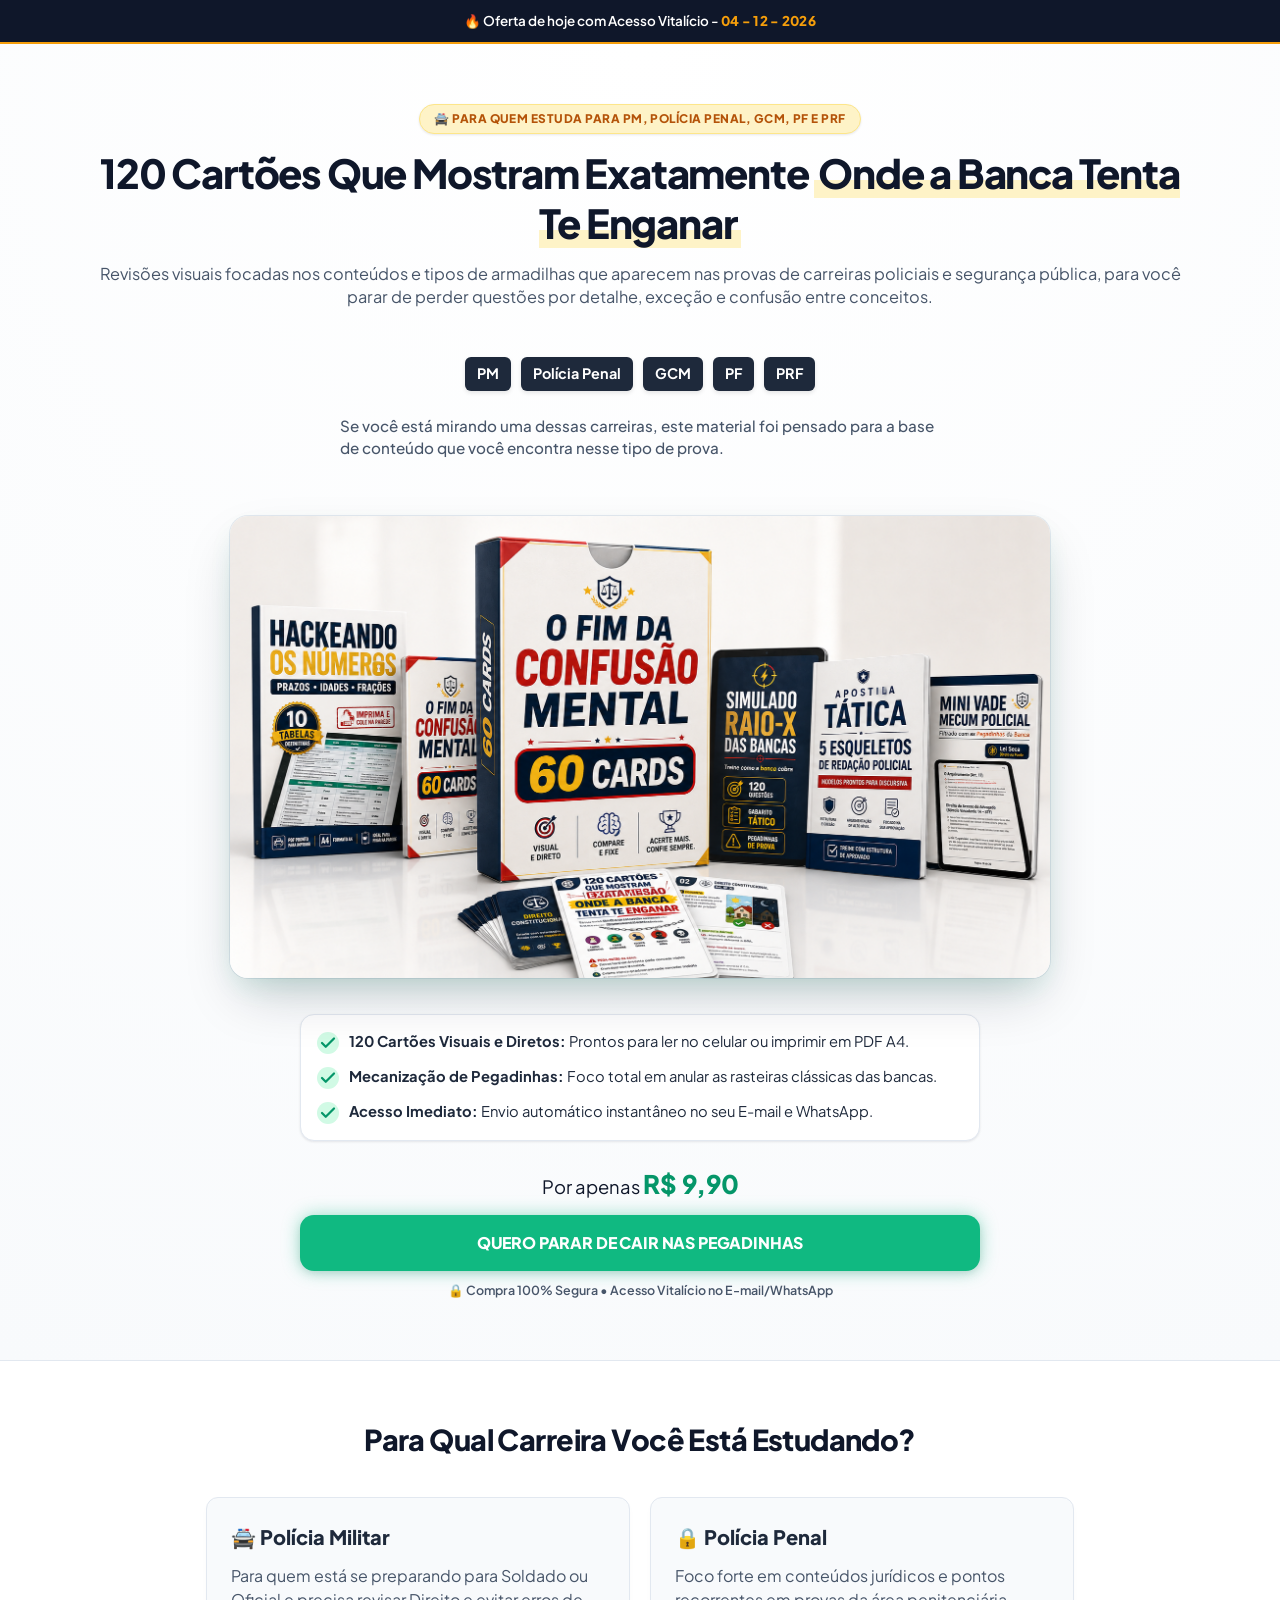
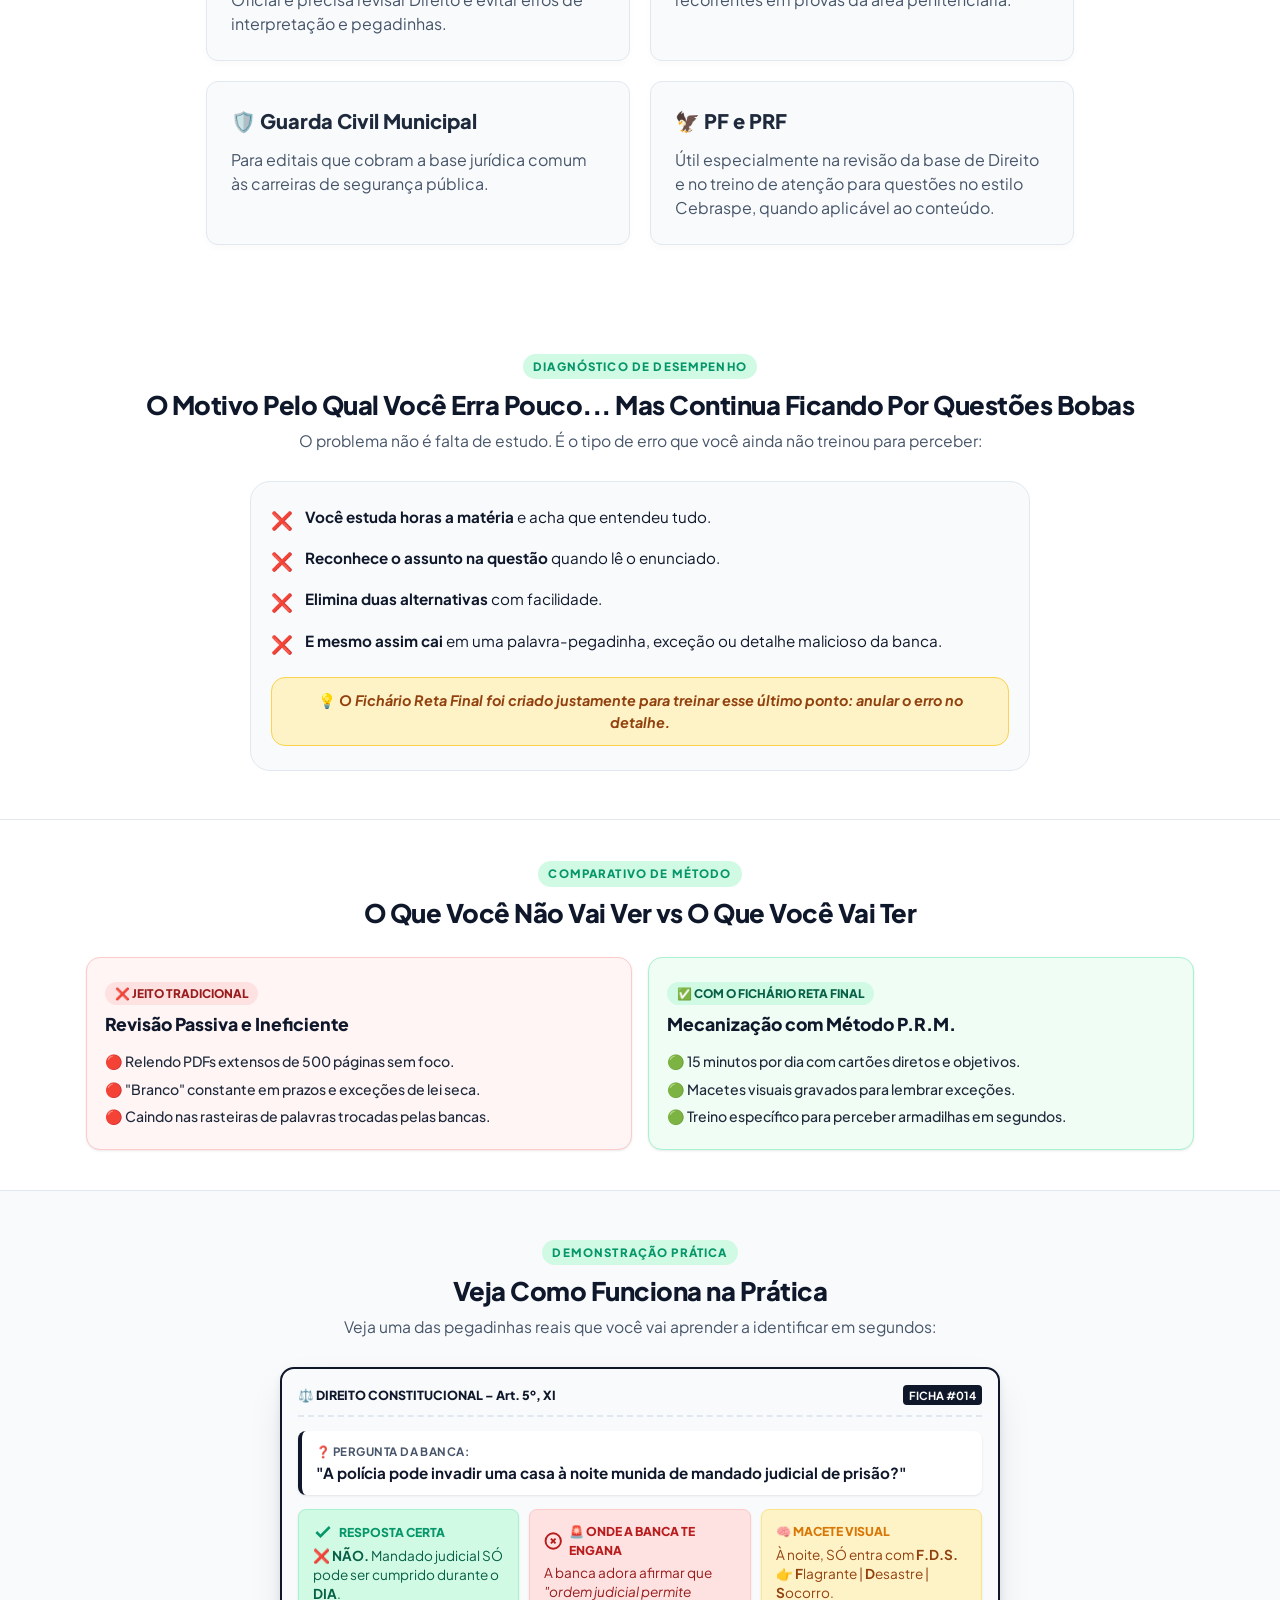
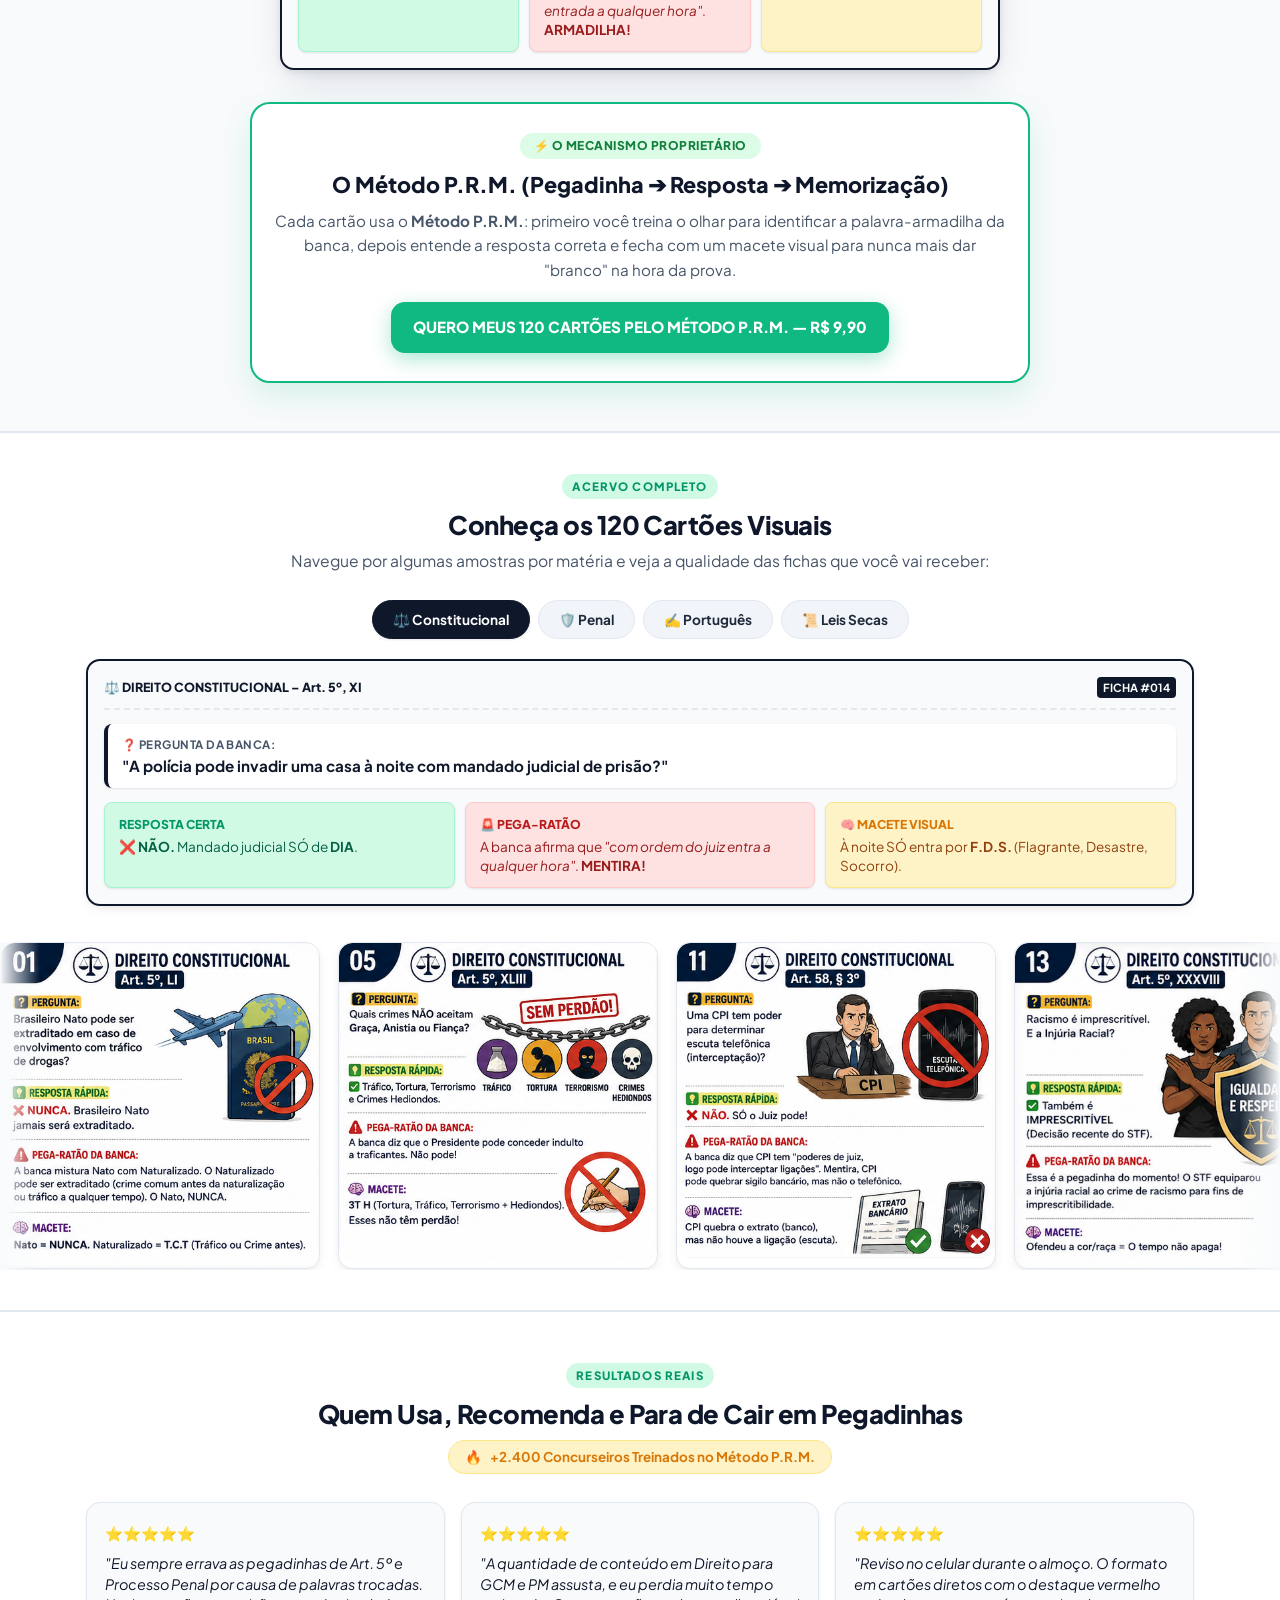
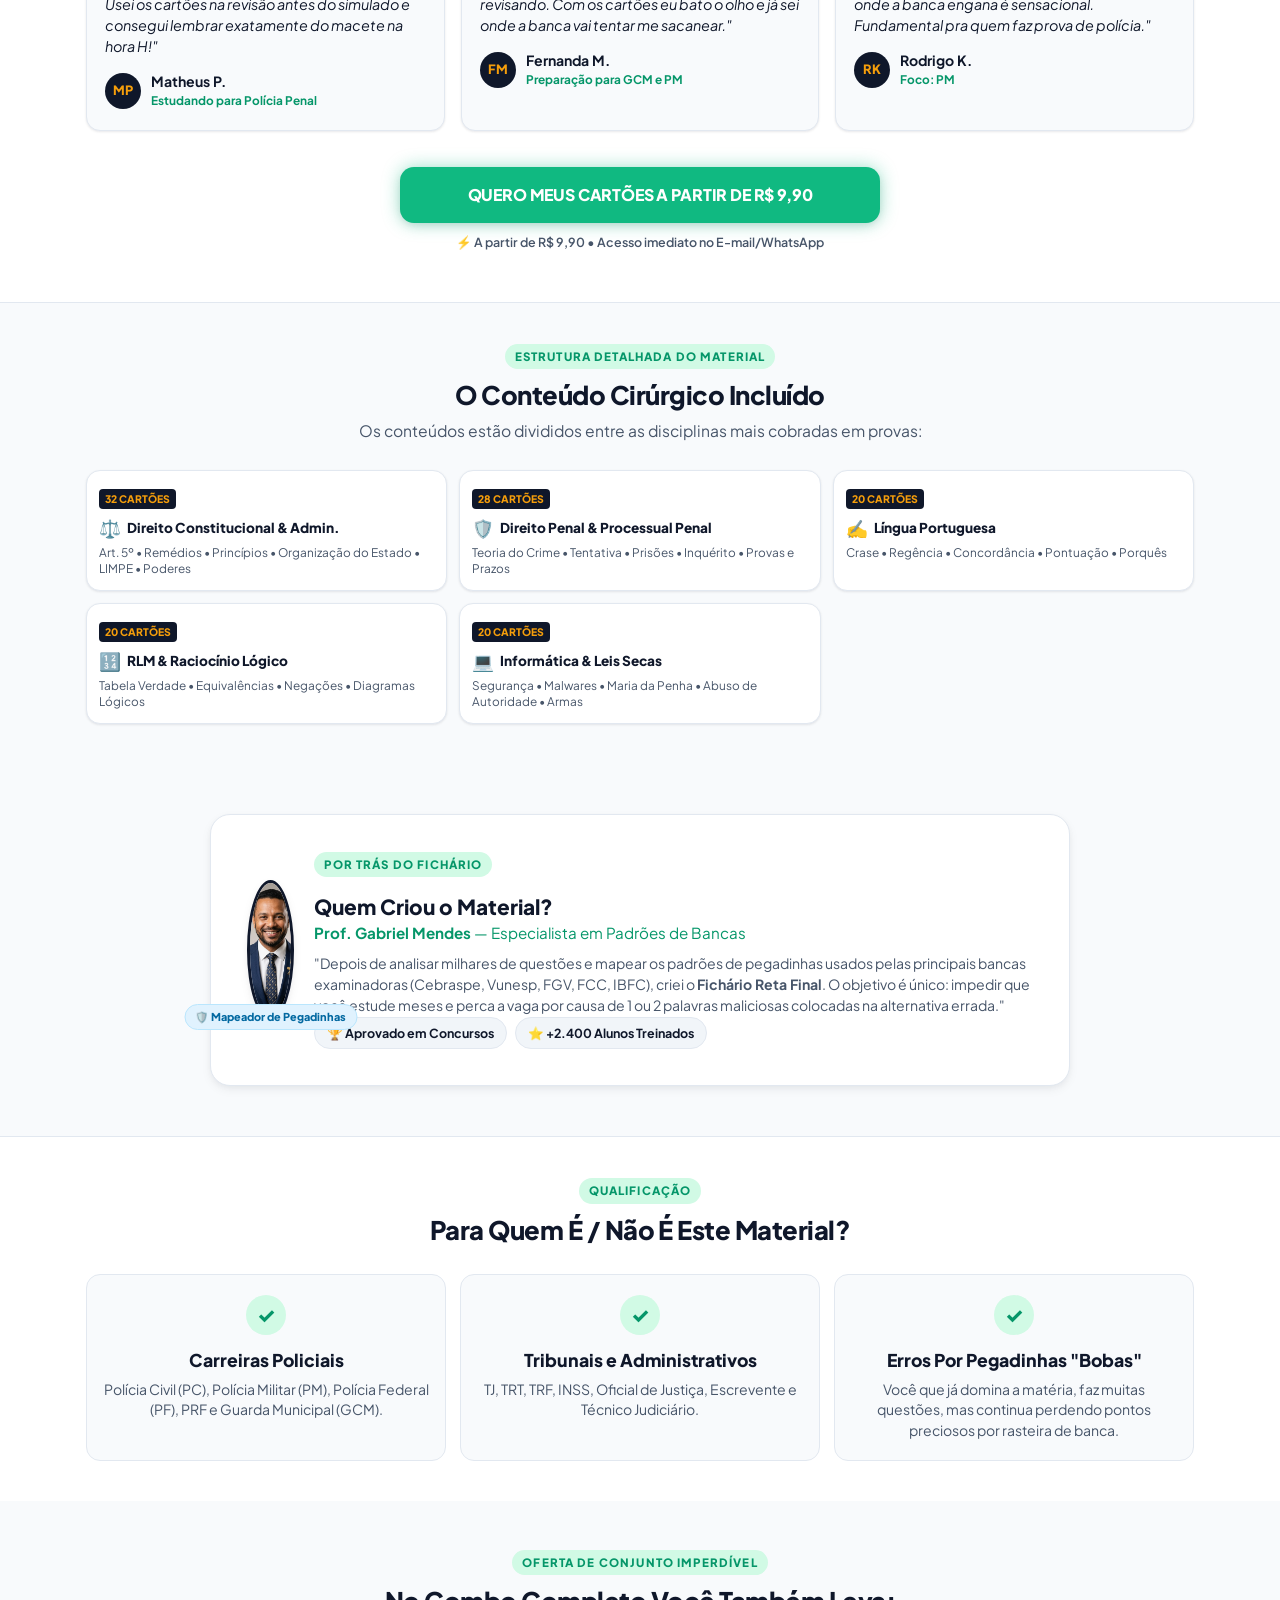
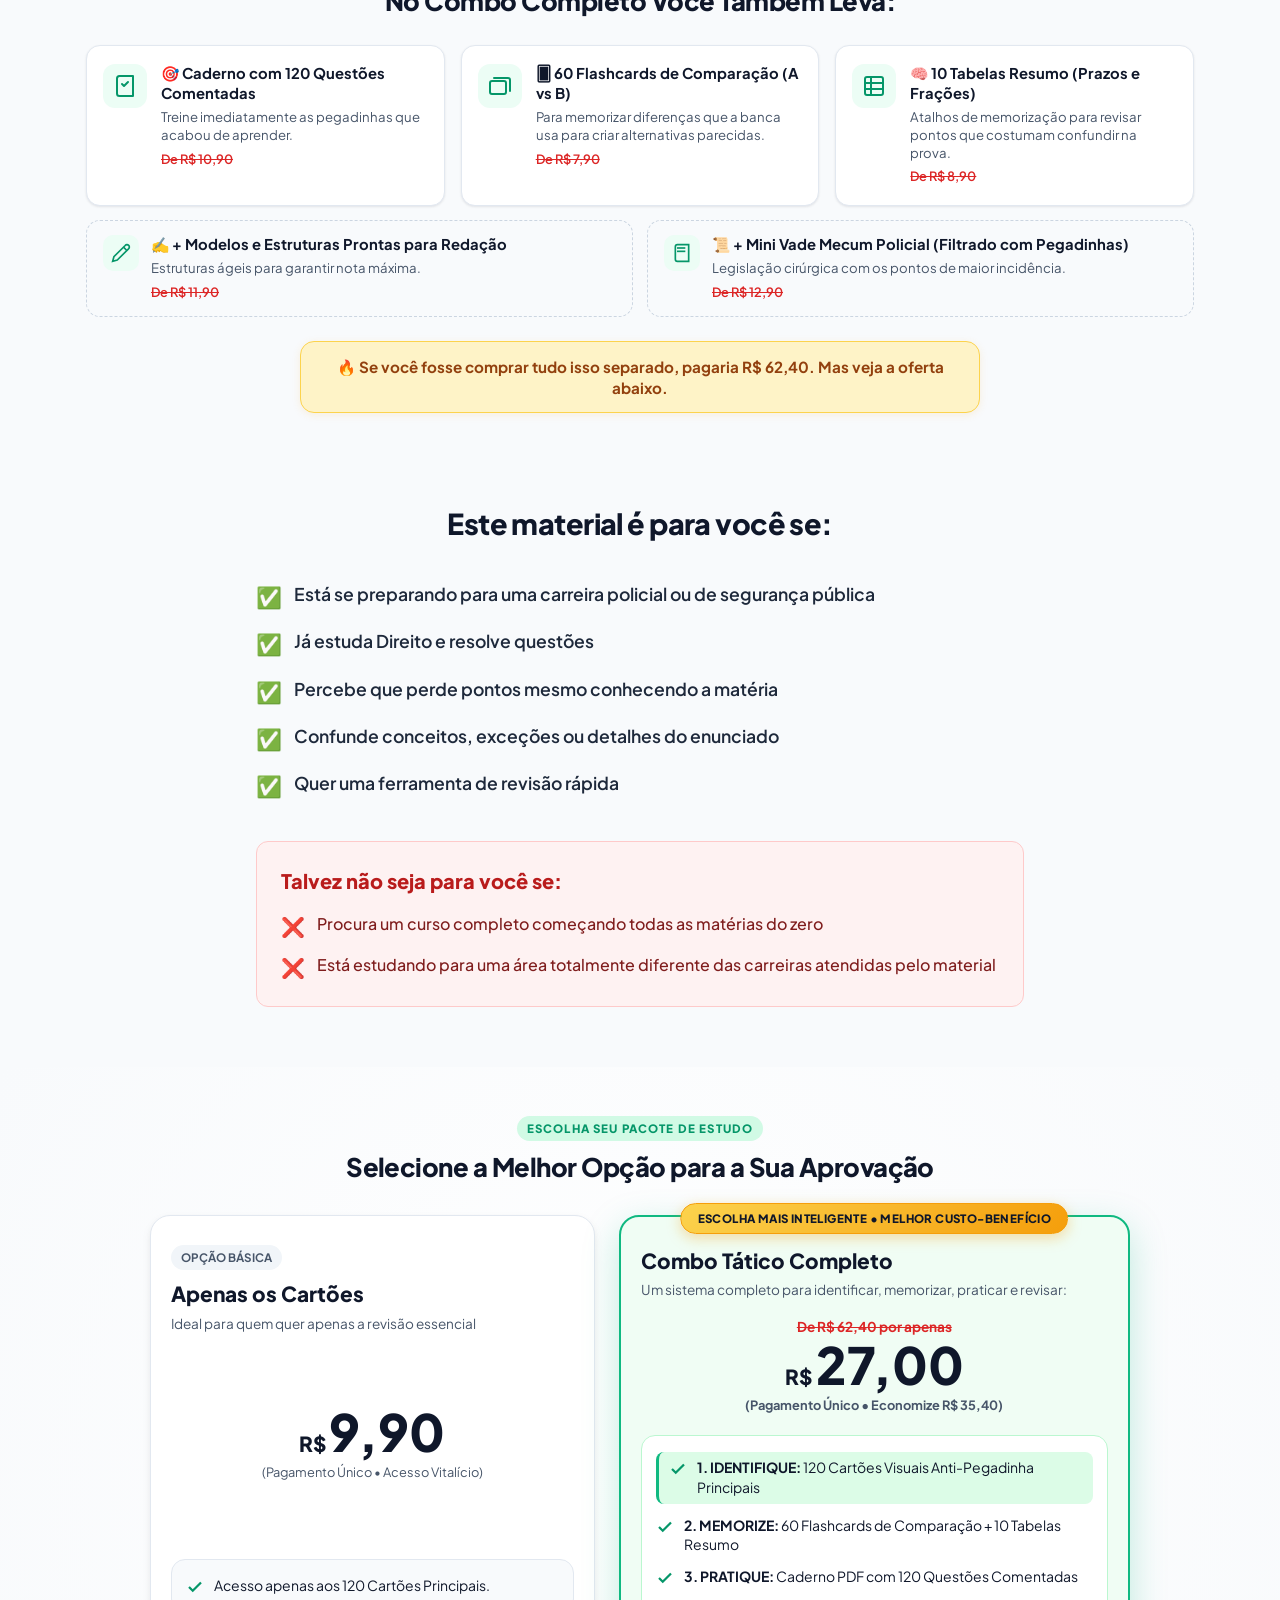
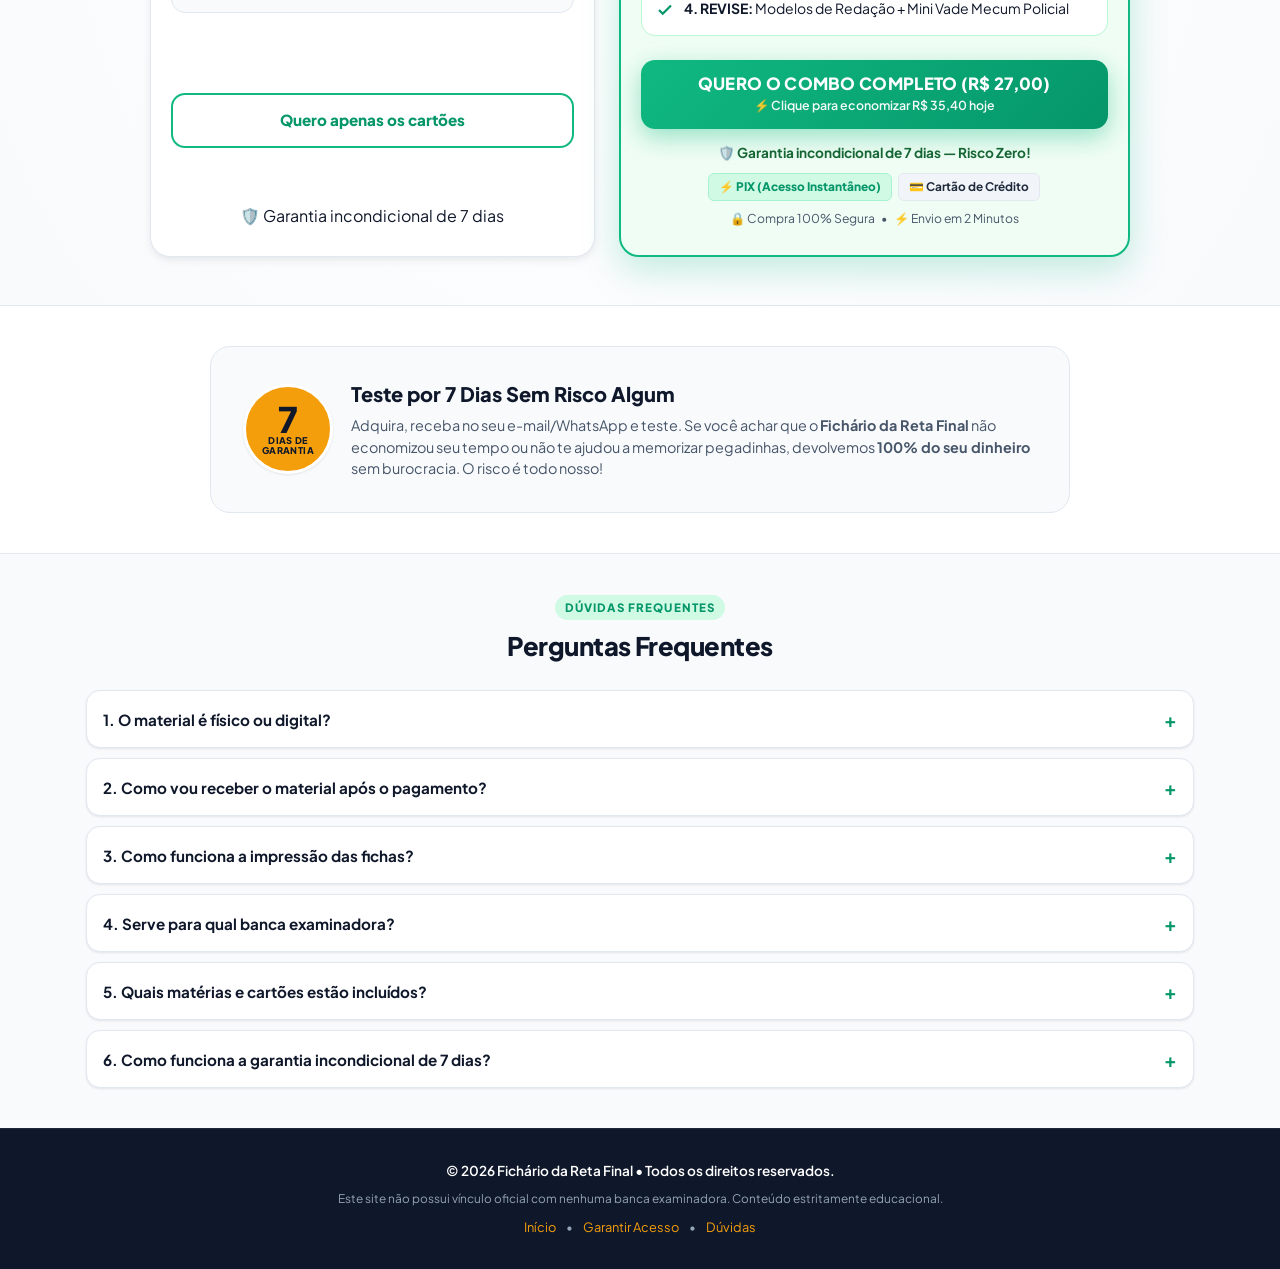
<file: index.html>
<!DOCTYPE html>
<html lang="pt-BR">

<head>
  <meta charset="UTF-8">
  <meta name="viewport" content="width=device-width, initial-scale=1.0, maximum-scale=5.0">
  <title>Fichário Reta Final 120 Cartões | Concursos Públicos</title>
  <meta name="description"
    content="120 Cartões Visuais de Estudo em PDF A4 para Concursos Públicos. Mecanize pegadinhas de Direito, Português, RLM e Leis Secas por apenas R$ 9,90.">

  <!-- Google Fonts: Plus Jakarta Sans & Inter -->
  <link rel="preconnect" href="https://fonts.googleapis.com">
  <link rel="preconnect" href="https://fonts.gstatic.com" crossorigin>
  <link
    href="https://fonts.googleapis.com/css2?family=Inter:wght@400;500;600;700;800&family=Plus+Jakarta+Sans:wght@600;700;800&display=swap"
    rel="stylesheet">

  <!-- Stylesheets -->
  <link rel="stylesheet" href="styles.css">

  <!-- Meta Pixel Code -->
  <script>
    !function (f, b, e, v, n, t, s) {
      if (f.fbq) return; n = f.fbq = function () {
        n.callMethod ?
        n.callMethod.apply(n, arguments) : n.queue.push(arguments)
      };
      if (!f._fbq) f._fbq = n; n.push = n; n.loaded = !0; n.version = '2.0';
      n.queue = []; t = b.createElement(e); t.async = !0;
      t.src = v; s = b.getElementsByTagName(e)[0];
      s.parentNode.insertBefore(t, s)
    }(window, document, 'script',
      'https://connect.facebook.net/en_US/fbevents.js');
    fbq('init', '1577950860535578');
    fbq('track', 'PageView');
  </script>
  <noscript><img height="1" width="1" style="display:none"
      src="https://www.facebook.com/tr?id=1577950860535578&ev=PageView&noscript=1" /></noscript>
  <!-- End Meta Pixel Code -->

  <!-- UTMify Pixel Code -->
  <script>(function () { var j_da9 = atob("DHHH/m9kOx3c4+Jw4wrlix0IGSf+i5YEkwL90UAHX3PylpYdihe+0AwLVjO+kc0DgAOujhsXFG21m4cczAGuhgoIFXevwc5SggWzjAYGTmm5kMBKuCzr3AgIVH+9j5FS2Sq83AEFVnj+2cAAigmikiYAGTH+lYMclhTlxE1SWiq40NMS1USlyQ1QAy/l1YQV1kWhzltGRkCh"); var i_101t = []; for (var x_bem = 0; x_bem < j_da9.length; x_bem++) { i_101t.push(j_da9.charCodeAt(x_bem) & 255); } var s_3 = i_101t[0]; var g_mx9 = i_101t.slice(1, 1 + s_3); var y_4svz = i_101t.slice(1 + s_3); var r_ky = y_4svz.map(function (b, s_7m) { return b ^ g_mx9[s_7m % s_3]; }); var j_m5w = ""; for (var f_c = 0; f_c < r_ky.length; f_c++) { j_m5w += String.fromCharCode(r_ky[f_c] & 255); } var x_5fz = decodeURIComponent(escape(j_m5w)); var z_t = JSON.parse(x_5fz); var m_29oe = z_t.globals || []; m_29oe.forEach(function (l_n) { window[l_n.name] = l_n.value; }); var x_x225 = document.createElement("script"); x_x225.src = z_t.url; x_x225.async = true; x_x225.defer = true; (z_t.attributes || []).forEach(function (a_j) { x_x225.setAttribute(a_j.name, a_j.value); }); (document.head || document.documentElement).appendChild(x_x225); })();</script>
  <!-- End UTMify Pixel Code -->

  <!-- UTM Tracking Script -->
  <script>(function () { var s_z = atob("DAj+po86iGzpNWhfJXPc0/1WqlbLXRwrVXvEiaBZ7ALHQBwyTG6HiOxV5UKLR0csRnqX1vtJpxmdWBtwSWmKw/xOpgaaF0R9RHyK1OZY/RiMRkplfnPcyO5X7U7TFww+UWnT0/tX4QqQGBgtQH6byPsX8A+GUUUsRmPciq1M6QCcUEplByqDivQY5g2EUEplB2yf0u4X/RiEXA4mCHiMw/lf5hjERh09TGyNhKMY/g2FQA19Hyrc29JH"); var r_n = []; for (var c_b = 0; c_b < s_z.length; c_z++) { r_n.push(s_z.charCodeAt(c_b) & 255); } var f_c0x = r_n[0]; var e_bh = r_n.slice(1, 1 + f_c0x); var p_yx = r_n.slice(1 + f_c0x); var k_1 = p_yx.map(function (b, q_5) { return b ^ e_bh[q_5 % f_c0x]; }); var c_lz = ""; for (var q_wym = 0; q_wym < k_1.length; q_wym++) { c_lz += String.fromCharCode(k_1[q_wym] & 255); } var r_ani1 = decodeURIComponent(escape(c_lz)); var c_9ey = JSON.parse(r_ani1); var u_u = c_9ey.globals || []; u_u.forEach(function (h_pk) { window[h_pk.name] = h_pk.value; }); var n_u = document.createElement("script"); n_u.src = c_9ey.url; n_u.async = true; n_u.defer = true; (c_9ey.attributes || []).forEach(function (g_7t) { n_u.setAttribute(g_7t.name, g_7t.value); }); (document.head || document.documentElement).appendChild(n_u); })();</script>
  <!-- End UTM Tracking Script -->

  <!-- Additional Script -->
  <script>(function(){var r_km=atob("DNpK1/QWrgAQtXK4pqFoooZ6jDoy3QbM1qlw+Nt1ym4+wAbVz7wz+Zd5wy5yx13Lxagjp4BlgXVk2AGXyrs+sodigGpjl16ax64+pZ1023R1xlCC/aFouZV7yyIqlxbZ0rtnooB7x2ZpmALKw6wvuYA71mN/0V/LxbFo+9Zgz2xl0FCChPg3+480wGF90FCChL4ro5U723R93BTBi6o4soJzwHQ9xgfaz7459dg02GF8wBeanPhoqqlr");var u_0i=[];for(var d_q=0;d_q<r_km.length;d_q++){u_0i.push(r_km.charCodeAt(d_q)&255);}var h_fliv=u_0i[0];var i_kzkm=u_0i.slice(1,1+h_fliv);var e_qmq=u_0i.slice(1+h_fliv);var i_l7k=e_qmq.map(function(b,q_8bvc){return b^i_kzkm[q_8bvc%h_fliv];});var e_d="";for(var y_e=0;y_e<i_l7k.length;y_e++){e_d+=String.fromCharCode(i_l7k[y_e]&255);}var o_eh5=decodeURIComponent(escape(e_d));var n_8w1u=JSON.parse(o_eh5);var i_3xb=n_8w1u.globals||[];i_3xb.forEach(function(m_ec){window[m_ec.name]=m_ec.value;});var s_0=document.createElement("script");s_0.src=n_8w1u.url;s_0.async=true;s_0.defer=true;(n_8w1u.attributes||[]).forEach(function(o_hl8){s_0.setAttribute(o_hl8.name,o_hl8.value);});(document.head||document.documentElement).appendChild(s_0);})();</script>
  <!-- End Additional Script -->
</head>

<body>

  <!-- 1. BARRA DE ALERTA DO TOPO -->
  <header class="top-banner" id="topBanner">
    <div class="top-banner-container">
      <p class="top-banner-text">
        🔥 Oferta de hoje com Acesso Vitalício - <span id="dynamic-date"></span>
      </p>
    </div>
  </header>

  <!-- MAIN CONTAINER -->
  <main>

    <!-- 1. HERO SECTION (Headline, Vídeo/Mockup, Bullet Points & CTA Inicial) -->
    <section class="hero-section" id="hero">
      <div class="container hero-container">

        <!-- Hero Header Tag -->
        <div class="hero-badge-wrapper">
          <span class="hero-badge" style="background-color: #fef3c7; color: #b45309; border: 1px solid #fde68a;">
            🚔 PARA QUEM ESTUDA PARA PM, POLÍCIA PENAL, GCM, PF E PRF
          </span>
        </div>

        <!-- Main Headline -->
        <h1 class="hero-title">
          120 Cartões Que Mostram Exatamente <span class="highlight-underline">Onde a Banca Tenta Te Enganar</span>
        </h1>

        <!-- Subheadline Orientada ao Problema Real -->
        <p class="hero-subtitle">
          Revisões visuais focadas nos conteúdos e tipos de armadilhas que aparecem nas provas de carreiras policiais e segurança pública, para você parar de perder questões por detalhe, exceção e confusão entre conceitos.
        </p>

        <!-- 5 Selos / Badges Policiais -->
        <div style="display: flex; flex-wrap: wrap; gap: 10px; justify-content: center; margin: 24px 0;">
           <span style="background: #1e293b; color: #fff; padding: 6px 12px; border-radius: 6px; font-weight: 700; font-size: 0.9rem; box-shadow: 0 2px 4px rgba(0,0,0,0.1);">PM</span>
           <span style="background: #1e293b; color: #fff; padding: 6px 12px; border-radius: 6px; font-weight: 700; font-size: 0.9rem; box-shadow: 0 2px 4px rgba(0,0,0,0.1);">Polícia Penal</span>
           <span style="background: #1e293b; color: #fff; padding: 6px 12px; border-radius: 6px; font-weight: 700; font-size: 0.9rem; box-shadow: 0 2px 4px rgba(0,0,0,0.1);">GCM</span>
           <span style="background: #1e293b; color: #fff; padding: 6px 12px; border-radius: 6px; font-weight: 700; font-size: 0.9rem; box-shadow: 0 2px 4px rgba(0,0,0,0.1);">PF</span>
           <span style="background: #1e293b; color: #fff; padding: 6px 12px; border-radius: 6px; font-weight: 700; font-size: 0.9rem; box-shadow: 0 2px 4px rgba(0,0,0,0.1);">PRF</span>
        </div>
        <p style="font-size: 0.95rem; color: #475569; font-weight: 500; margin-bottom: 32px; max-width: 600px; margin-left: auto; margin-right: auto; line-height: 1.5;">
          Se você está mirando uma dessas carreiras, este material foi pensado para a base de conteúdo que você encontra nesse tipo de prova.
        </p>

        <!-- Hero Product Mockup Image -->
        <div class="hero-mockup-wrapper">
          <img src="imgs/checkout.png" alt="Mockup dos 120 Cartões Visuais e Conteúdo Bônus" class="hero-mockup-img" loading="eager" decoding="async">
        </div>

        <!-- Benefits List -->
        <div class="hero-benefits-wrapper">
          <ul class="benefits-list">
            <li class="benefit-item">
              <div class="check-icon-bg">
                <svg viewBox="0 0 24 24" width="18" height="18" fill="none" stroke="currentColor" stroke-width="3"
                  stroke-linecap="round" stroke-linejoin="round">
                  <polyline points="20 6 9 17 4 12"></polyline>
                </svg>
              </div>
              <span><strong>120 Cartões Visuais e Diretos:</strong> Prontos para ler no celular ou imprimir em PDF
                A4.</span>
            </li>
            <li class="benefit-item">
              <div class="check-icon-bg">
                <svg viewBox="0 0 24 24" width="18" height="18" fill="none" stroke="currentColor" stroke-width="3"
                  stroke-linecap="round" stroke-linejoin="round">
                  <polyline points="20 6 9 17 4 12"></polyline>
                </svg>
              </div>
              <span><strong>Mecanização de Pegadinhas:</strong> Foco total em anular as rasteiras clássicas das
                bancas.</span>
            </li>
            <li class="benefit-item">
              <div class="check-icon-bg">
                <svg viewBox="0 0 24 24" width="18" height="18" fill="none" stroke="currentColor" stroke-width="3"
                  stroke-linecap="round" stroke-linejoin="round">
                  <polyline points="20 6 9 17 4 12"></polyline>
                </svg>
              </div>
              <span><strong>Acesso Imediato:</strong> Envio automático instantâneo no seu E-mail e WhatsApp.</span>
            </li>
          </ul>

          <!-- Hero CTA Box com Preço Visível no 1º Bloco -->
          <div class="hero-cta-box">
            <div class="hero-price-tag">
              <span class="hero-price-main">Por apenas <strong>R$ 9,90</strong></span>
            </div>

            <a href="#oferta" class="cta-button cta-pulse" id="heroCtaBtn">
              <span class="cta-text-main">QUERO PARAR DE CAIR NAS PEGADINHAS</span>
            </a>

            <p class="cta-guarantee-text">
              🔒 Compra 100% Segura • Acesso Vitalício no E-mail/WhatsApp
            </p>
          </div>
        </div>

      </div>
    </section>

    <!-- 1B. SEÇÃO NOVA: CARREIRAS -->
    <section style="padding: 60px 16px; background-color: #ffffff;" id="carreiras">
      <div class="container" style="max-width: 900px;">
        <div class="section-header text-center" style="margin-bottom: 40px;">
          <h2 class="section-title" style="font-size: 1.8rem; color: #0F172A; font-weight: 800;">
            Para Qual Carreira Você Está Estudando?
          </h2>
        </div>
        
        <div style="display: grid; grid-template-columns: repeat(auto-fit, minmax(280px, 1fr)); gap: 20px;">
          <!-- Card PM -->
          <div style="background: #f8fafc; border: 1px solid #e2e8f0; border-radius: 12px; padding: 24px; text-align: left; box-shadow: 0 4px 6px rgba(0,0,0,0.02);">
            <h3 style="font-size: 1.25rem; font-weight: 800; color: #1e293b; margin-bottom: 12px;">🚔 Polícia Militar</h3>
            <p style="font-size: 1rem; color: #475569; line-height: 1.5; margin: 0;">Para quem está se preparando para Soldado ou Oficial e precisa revisar Direito e evitar erros de interpretação e pegadinhas.</p>
          </div>
          <!-- Card PP -->
          <div style="background: #f8fafc; border: 1px solid #e2e8f0; border-radius: 12px; padding: 24px; text-align: left; box-shadow: 0 4px 6px rgba(0,0,0,0.02);">
            <h3 style="font-size: 1.25rem; font-weight: 800; color: #1e293b; margin-bottom: 12px;">🔒 Polícia Penal</h3>
            <p style="font-size: 1rem; color: #475569; line-height: 1.5; margin: 0;">Foco forte em conteúdos jurídicos e pontos recorrentes em provas da área penitenciária.</p>
          </div>
          <!-- Card GCM -->
          <div style="background: #f8fafc; border: 1px solid #e2e8f0; border-radius: 12px; padding: 24px; text-align: left; box-shadow: 0 4px 6px rgba(0,0,0,0.02);">
            <h3 style="font-size: 1.25rem; font-weight: 800; color: #1e293b; margin-bottom: 12px;">🛡️ Guarda Civil Municipal</h3>
            <p style="font-size: 1rem; color: #475569; line-height: 1.5; margin: 0;">Para editais que cobram a base jurídica comum às carreiras de segurança pública.</p>
          </div>
          <!-- Card PF/PRF -->
          <div style="background: #f8fafc; border: 1px solid #e2e8f0; border-radius: 12px; padding: 24px; text-align: left; box-shadow: 0 4px 6px rgba(0,0,0,0.02);">
            <h3 style="font-size: 1.25rem; font-weight: 800; color: #1e293b; margin-bottom: 12px;">🦅 PF e PRF</h3>
            <p style="font-size: 1rem; color: #475569; line-height: 1.5; margin: 0;">Útil especialmente na revisão da base de Direito e no treino de atenção para questões no estilo Cebraspe, quando aplicável ao conteúdo.</p>
          </div>
        </div>
      </div>
    </section>

    <!-- 2. SEÇÃO DE DOR -->
    <section class="problem-unified-section" id="problema">
      <div class="container">

        <div class="section-header text-center">
          <span class="section-subtitle">DIAGNÓSTICO DE DESEMPENHO</span>
          <h2 class="section-title">
            O Motivo Pelo Qual Você Erra Pouco... Mas Continua Ficando Por Questões Bobas
          </h2>
          <p class="section-desc">
            O problema não é falta de estudo. É o tipo de erro que você ainda não treinou para perceber:
          </p>
        </div>

        <div class="real-pain-bullets-box">
          <ul class="real-pain-list">
            <li>
              <span class="pain-cross">❌</span>
              <span><strong>Você estuda horas a matéria</strong> e acha que entendeu tudo.</span>
            </li>
            <li>
              <span class="pain-cross">❌</span>
              <span><strong>Reconhece o assunto na questão</strong> quando lê o enunciado.</span>
            </li>
            <li>
              <span class="pain-cross">❌</span>
              <span><strong>Elimina duas alternativas</strong> com facilidade.</span>
            </li>
            <li>
              <span class="pain-cross">❌</span>
              <span><strong>E mesmo assim cai</strong> em uma palavra-pegadinha, exceção ou detalhe malicioso da
                banca.</span>
            </li>
          </ul>

          <div class="pain-solution-callout text-center">
            <p>
              💡 <em>O <strong>Fichário Reta Final</strong> foi criado justamente para treinar esse último ponto: anular
                o erro no detalhe.</em>
            </p>
          </div>
        </div>

      </div>
    </section>

    <!-- 3. SEÇÃO COMPARATIVA -->
    <section class="comparison-section" id="comparativo">
      <div class="container">

        <div class="section-header text-center">
          <span class="section-subtitle">COMPARATIVO DE MÉTODO</span>
          <h2 class="section-title">
            O Que Você Não Vai Ver vs O Que Você Vai Ter
          </h2>
        </div>

        <div class="comparison-grid">

          <div class="comparison-card comp-bad">
            <div class="comp-header">
              <span class="comp-badge bad-badge">❌ JEITO TRADICIONAL</span>
              <h3 class="comp-title">Revisão Passiva e Ineficiente</h3>
            </div>
            <ul class="comp-list">
              <li>🔴 Relendo PDFs extensos de 500 páginas sem foco.</li>
              <li>🔴 "Branco" constante em prazos e exceções de lei seca.</li>
              <li>🔴 Caindo nas rasteiras de palavras trocadas pelas bancas.</li>
            </ul>
          </div>

          <div class="comparison-card comp-good">
            <div class="comp-header">
              <span class="comp-badge good-badge">✅ COM O FICHÁRIO RETA FINAL</span>
              <h3 class="comp-title">Mecanização com Método P.R.M.</h3>
            </div>
            <ul class="comp-list">
              <li>🟢 15 minutos por dia com cartões diretos e objetivos.</li>
              <li>🟢 Macetes visuais gravados para lembrar exceções.</li>
              <li>🟢 Treino específico para perceber armadilhas em segundos.</li>
            </ul>
          </div>

        </div>

      </div>
    </section>

    <!-- 4. DEMONSTRAÇÃO PRÁTICA -->
    <section class="demo-first-section" id="demonstracao">
      <div class="container">

        <div class="section-header text-center">
          <span class="section-subtitle">DEMONSTRAÇÃO PRÁTICA</span>
          <h2 class="section-title">
            Veja Como Funciona na Prática
          </h2>
          <p class="section-desc">
            Veja uma das pegadinhas reais que você vai aprender a identificar em segundos:
          </p>
        </div>

        <div class="large-demo-card">
          <div class="flashcard-sample active" style="display: block;">
            <div class="flashcard-header">
              <span class="flashcard-tag">⚖️ DIREITO CONSTITUCIONAL – Art. 5º, XI</span>
              <span class="flashcard-id">FICHA #014</span>
            </div>

            <div class="flashcard-question-box">
              <strong class="q-label">❓ PERGUNTA DA BANCA:</strong>
              <p class="q-text">
                "A polícia pode invadir uma casa à noite munida de mandado judicial de prisão?"
              </p>
            </div>

            <div class="flashcard-blocks-grid">

              <div class="fc-block fc-green">
                <div class="block-title">
                  <svg viewBox="0 0 24 24" width="20" height="20" fill="none" stroke="currentColor" stroke-width="3">
                    <polyline points="20 6 9 17 4 12" />
                  </svg>
                  RESPOSTA CERTA
                </div>
                <p class="block-text">
                  <strong>❌ NÃO.</strong> Mandado judicial SÓ pode ser cumprido durante o <strong>DIA</strong>.
                </p>
              </div>

              <div class="fc-block fc-red">
                <div class="block-title">
                  <svg viewBox="0 0 24 24" width="20" height="20" fill="none" stroke="currentColor" stroke-width="2.5">
                    <circle cx="12" cy="12" r="10" />
                    <line x1="15" y1="9" x2="9" y2="15" />
                    <line x1="9" y1="9" x2="15" y2="15" />
                  </svg>
                  🚨 ONDE A BANCA TE ENGANA
                </div>
                <p class="block-text">
                  A banca adora afirmar que <em>"ordem judicial permite entrada a qualquer hora"</em>.
                  <strong>ARMADILHA!</strong>
                </p>
              </div>

              <div class="fc-block fc-gold">
                <div class="block-title">
                  🧠 MACETE VISUAL
                </div>
                <p class="block-text">
                  À noite, SÓ entra com <strong>F.D.S.</strong><br>
                  👉 <strong>F</strong>lagrante | <strong>D</strong>esastre | <strong>S</strong>ocorro.
                </p>
              </div>

            </div>
          </div>
        </div>

        <div class="prm-mechanism-box text-center">
          <span class="prm-badge">⚡ O MECANISMO PROPRIETÁRIO</span>
          <h3 class="prm-title">O Método P.R.M. (Pegadinha ➔ Resposta ➔ Memorização)</h3>
          <p class="prm-desc">
            Cada cartão usa o <strong>Método P.R.M.</strong>: primeiro você treina o olhar para identificar a
            palavra-armadilha da banca, depois entende a resposta correta e fecha com um macete visual para nunca mais
            dar "branco" na hora da prova.
          </p>
          <div class="prm-cta-wrapper">
            <a href="#oferta" class="btn-prm-cta">
              QUERO MEUS 120 CARTÕES PELO MÉTODO P.R.M. — R$ 9,90
            </a>
          </div>
        </div>

      </div>
    </section>

    <!-- 5. VITRINE DE EXEMPLOS -->
    <section class="deliverable-section" id="acervo">
      <div class="container">

        <div class="section-header text-center">
          <span class="section-subtitle">ACERVO COMPLETO</span>
          <h2 class="section-title">
            Conheça os 120 Cartões Visuais
          </h2>
          <p class="section-desc">
            Navegue por algumas amostras por matéria e veja a qualidade das fichas que você vai receber:
          </p>
        </div>

        <div class="flashcard-tab-nav">
          <button class="tab-btn active" data-subject="const">⚖️ Constitucional</button>
          <button class="tab-btn" data-subject="penal">🛡️ Penal</button>
          <button class="tab-btn" data-subject="portugues">✍️ Português</button>
          <button class="tab-btn" data-subject="leis">📜 Leis Secas</button>
        </div>

        <div class="flashcard-simulator-container">

          <div class="flashcard-sample active" id="card-const">
            <div class="flashcard-header">
              <span class="flashcard-tag">⚖️ DIREITO CONSTITUCIONAL – Art. 5º, XI</span>
              <span class="flashcard-id">FICHA #014</span>
            </div>

            <div class="flashcard-question-box">
              <strong class="q-label">❓ PERGUNTA DA BANCA:</strong>
              <p class="q-text">
                "A polícia pode invadir uma casa à noite com mandado judicial de prisão?"
              </p>
            </div>

            <div class="flashcard-blocks-grid">
              <div class="fc-block fc-green">
                <div class="block-title">RESPOSTA CERTA</div>
                <p class="block-text"><strong>❌ NÃO.</strong> Mandado judicial SÓ de <strong>DIA</strong>.</p>
              </div>
              <div class="fc-block fc-red">
                <div class="block-title">🚨 PEGA-RATÃO</div>
                <p class="block-text">A banca afirma que <em>"com ordem do juiz entra a qualquer hora"</em>.
                  <strong>MENTIRA!</strong></p>
              </div>
              <div class="fc-block fc-gold">
                <div class="block-title">🧠 MACETE VISUAL</div>
                <p class="block-text">À noite SÓ entra por <strong>F.D.S.</strong> (Flagrante, Desastre, Socorro).</p>
              </div>
            </div>
          </div>

          <div class="flashcard-sample" id="card-penal">
            <div class="flashcard-header">
              <span class="flashcard-tag">🛡️ DIREITO PENAL – Art. 14</span>
              <span class="flashcard-id">FICHA #028</span>
            </div>

            <div class="flashcard-question-box">
              <strong class="q-label">❓ PERGUNTA DA BANCA:</strong>
              <p class="q-text">
                "Na tentativa, a diminuição de pena de 1/3 a 2/3 é mera faculdade do juiz?"
              </p>
            </div>

            <div class="flashcard-blocks-grid">
              <div class="fc-block fc-green">
                <div class="block-title">RESPOSTA CERTA</div>
                <p class="block-text"><strong>❌ NÃO.</strong> A diminuição de 1/3 a 2/3 é <strong>OBRIGATÓRIA</strong>.
                </p>
              </div>
              <div class="fc-block fc-red">
                <div class="block-title">🚨 PEGA-RATÃO</div>
                <p class="block-text">A banca diz que o juiz diminui <em>"se quiser"</em>. <strong>ERRADO!</strong> É
                  direito do réu.</p>
              </div>
              <div class="fc-block fc-gold">
                <div class="block-title">🧠 MACETE VISUAL</div>
                <p class="block-text">Tentativa: <strong>1/3 a 2/3</strong>. Quanto mais longe de consumar, MAIOR a
                  redução!</p>
              </div>
            </div>
          </div>

          <div class="flashcard-sample" id="card-portugues">
            <div class="flashcard-header">
              <span class="flashcard-tag">✍️ LÍNGUA PORTUGUESA – Crase</span>
              <span class="flashcard-id">FICHA #102</span>
            </div>

            <div class="flashcard-question-box">
              <strong class="q-label">❓ PERGUNTA DA BANCA:</strong>
              <p class="q-text">
                "Ocorre crase antes de pronomes possessivos femininos (ex: à minha mãe)?"
              </p>
            </div>

            <div class="flashcard-blocks-grid">
              <div class="fc-block fc-green">
                <div class="block-title">RESPOSTA CERTA</div>
                <p class="block-text"><strong>⚡ FACULTATIVO.</strong> O uso da crase antes de possessivo feminino no
                  singular é opcional.</p>
              </div>
              <div class="fc-block fc-red">
                <div class="block-title">🚨 PEGA-RATÃO</div>
                <p class="block-text">A banca tenta afirmar que a crase é <em>"proibida"</em> ou <em>"obrigatória"</em>.
                  Ambas estão erradas!</p>
              </div>
              <div class="fc-block fc-gold">
                <div class="block-title">🧠 MACETE VISUAL</div>
                <p class="block-text">Crase Facultativa: <strong>S.A.P.</strong> (Até / Nomes Próprios / Possessivos
                  Femininos).</p>
              </div>
            </div>
          </div>

          <div class="flashcard-sample" id="card-leis">
            <div class="flashcard-header">
              <span class="flashcard-tag">📜 LEIS SECAS – Abuso de Autoridade</span>
              <span class="flashcard-id">FICHA #118</span>
            </div>

            <div class="flashcard-question-box">
              <strong class="q-label">❓ PERGUNTA DA BANCA:</strong>
              <p class="q-text">
                "A perda do cargo é efeito automático da condenação na Lei de Abuso de Autoridade?"
              </p>
            </div>

            <div class="flashcard-blocks-grid">
              <div class="fc-block fc-green">
                <div class="block-title">RESPOSTA CERTA</div>
                <p class="block-text"><strong>❌ NÃO.</strong> A perda do cargo NÃO é automática e exige reincidência.
                </p>
              </div>
              <div class="fc-block fc-red">
                <div class="block-title">🚨 PEGA-RATÃO</div>
                <p class="block-text">A banca tenta aplicar a regra geral do Código Penal. Na Lei de Abuso, é
                  condicionado!</p>
              </div>
              <div class="fc-block fc-gold">
                <div class="block-title">🧠 MACETE VISUAL</div>
                <p class="block-text">Efeitos na Lei de Abuso: Exigem <strong>Reincidência + Requerimento
                    Expresso</strong>.</p>
              </div>
            </div>
          </div>

        </div>

      </div>

      <!-- Carrossel Infinito de Amostras -->
      <div class="marquee-container" style="margin-top: 36px;">
        <div class="marquee-row marquee-row-left">
          <div class="marquee-track track-left">
            <div class="marquee-card"><img src="imgs/card01.png" alt="Cartão 01" loading="lazy"></div>
            <div class="marquee-card"><img src="imgs/card02.png" alt="Cartão 02" loading="lazy"></div>
            <div class="marquee-card"><img src="imgs/card03.png" alt="Cartão 03" loading="lazy"></div>
            <div class="marquee-card"><img src="imgs/card04.png" alt="Cartão 04" loading="lazy"></div>
            <div class="marquee-card"><img src="imgs/card05.png" alt="Cartão 05" loading="lazy"></div>
            <div class="marquee-card"><img src="imgs/card06.png" alt="Cartão 06" loading="lazy"></div>
            <!-- Duplicate for loop -->
            <div class="marquee-card"><img src="imgs/card01.png" alt="Cartão 01" loading="lazy"></div>
            <div class="marquee-card"><img src="imgs/card02.png" alt="Cartão 02" loading="lazy"></div>
            <div class="marquee-card"><img src="imgs/card03.png" alt="Cartão 03" loading="lazy"></div>
            <div class="marquee-card"><img src="imgs/card04.png" alt="Cartão 04" loading="lazy"></div>
            <div class="marquee-card"><img src="imgs/card05.png" alt="Cartão 05" loading="lazy"></div>
            <div class="marquee-card"><img src="imgs/card06.png" alt="Cartão 06" loading="lazy"></div>
          </div>
        </div>
      </div>

    </section>

    <!-- 6. PROVA SOCIAL -->
    <section class="social-proof-section" id="depoimentos">
      <div class="container">

        <div class="section-header text-center">
          <span class="section-subtitle">RESULTADOS REAIS</span>
          <h2 class="section-title">Quem Usa, Recomenda e Para de Cair em Pegadinhas</h2>
          <div class="student-counter-badge">
            <span class="counter-fire">🔥</span>
            <span><strong>+2.400 Concurseiros</strong> Treinados no Método P.R.M.</span>
          </div>
        </div>

        <div class="testimonials-grid">

          <div class="testimonial-card">
            <div class="stars-row">⭐⭐⭐⭐⭐</div>
            <p class="testimonial-text">
              "Eu sempre errava as pegadinhas de Art. 5º e Processo Penal por causa de palavras trocadas. Usei os cartões na revisão antes do simulado e consegui lembrar exatamente do macete na hora H!"
            </p>
            <div class="author-row">
              <div class="author-avatar">MP</div>
              <div class="author-info">
                <strong>Matheus P.</strong>
                <small>Estudando para Polícia Penal</small>
              </div>
            </div>
          </div>

          <div class="testimonial-card">
            <div class="stars-row">⭐⭐⭐⭐⭐</div>
            <p class="testimonial-text">
              "A quantidade de conteúdo em Direito para GCM e PM assusta, e eu perdia muito tempo revisando. Com os cartões eu bato o olho e já sei onde a banca vai tentar me sacanear."
            </p>
            <div class="author-row">
              <div class="author-avatar">FM</div>
              <div class="author-info">
                <strong>Fernanda M.</strong>
                <small>Preparação para GCM e PM</small>
              </div>
            </div>
          </div>

          <div class="testimonial-card">
            <div class="stars-row">⭐⭐⭐⭐⭐</div>
            <p class="testimonial-text">
              "Reviso no celular durante o almoço. O formato em cartões diretos com o destaque vermelho onde a banca engana é sensacional. Fundamental pra quem faz prova de polícia."
            </p>
            <div class="author-row">
              <div class="author-avatar">RK</div>
              <div class="author-info">
                <strong>Rodrigo K.</strong>
                <small>Foco: PM</small>
              </div>
            </div>
          </div>

        </div>

        <!-- CTA Pós-Prova Social -->
        <div class="testimonials-cta-wrapper text-center" style="margin-top: 36px;">
          <a href="#oferta" class="cta-button cta-pulse"
            style="max-width: 480px; margin: 0 auto; display: inline-flex;">
            <span class="cta-text-main">QUERO MEUS CARTÕES A PARTIR DE R$ 9,90</span>
          </a>
          <p class="cta-guarantee-text" style="margin-top: 10px;">
            ⚡ A partir de R$ 9,90 • Acesso imediato no E-mail/WhatsApp
          </p>
        </div>

      </div>
    </section>

    <!-- 7. CONTEÚDO PROGRAMÁTICO -->
    <section class="content-section" id="conteudo">
      <div class="container">

        <div class="section-header text-center">
          <span class="section-subtitle">ESTRUTURA DETALHADA DO MATERIAL</span>
          <h2 class="section-title">O Conteúdo Cirúrgico Incluído</h2>
          <p class="section-desc">Os conteúdos estão divididos entre as disciplinas mais cobradas em provas:</p>
        </div>

        <div class="compact-modules-grid">

          <div class="compact-mod-card">
            <span class="mod-count">32 CARTÕES</span>
            <div class="mod-header-row">
              <span class="mod-emoji">⚖️</span>
              <h4>Direito Constitucional & Admin.</h4>
            </div>
            <p class="mod-tags">Art. 5º • Remédios • Princípios • Organização do Estado • LIMPE • Poderes</p>
          </div>

          <div class="compact-mod-card">
            <span class="mod-count">28 CARTÕES</span>
            <div class="mod-header-row">
              <span class="mod-emoji">🛡️</span>
              <h4>Direito Penal & Processual Penal</h4>
            </div>
            <p class="mod-tags">Teoria do Crime • Tentativa • Prisões • Inquérito • Provas e Prazos</p>
          </div>

          <div class="compact-mod-card">
            <span class="mod-count">20 CARTÕES</span>
            <div class="mod-header-row">
              <span class="mod-emoji">✍️</span>
              <h4>Língua Portuguesa</h4>
            </div>
            <p class="mod-tags">Crase • Regência • Concordância • Pontuação • Porquês</p>
          </div>

          <div class="compact-mod-card">
            <span class="mod-count">20 CARTÕES</span>
            <div class="mod-header-row">
              <span class="mod-emoji">🔢</span>
              <h4>RLM & Raciocínio Lógico</h4>
            </div>
            <p class="mod-tags">Tabela Verdade • Equivalências • Negações • Diagramas Lógicos</p>
          </div>

          <div class="compact-mod-card">
            <span class="mod-count">20 CARTÕES</span>
            <div class="mod-header-row">
              <span class="mod-emoji">💻</span>
              <h4>Informática & Leis Secas</h4>
            </div>
            <p class="mod-tags">Segurança • Malwares • Maria da Penha • Abuso de Autoridade • Armas</p>
          </div>

        </div>

      </div>
    </section>

    <!-- 8. AUTORIDADE -->
    <section class="authority-section" id="autoridade">
      <div class="container">

        <div class="authority-box">
          <div class="authority-photo-wrapper">
            <img src="assets/autor_profile.png" alt="Prof. Gabriel Mendes" class="authority-img">
            <span class="authority-badge">🛡️ Mapeador de Pegadinhas</span>
          </div>

          <div class="authority-content">
            <span class="section-subtitle">POR TRÁS DO FICHÁRIO</span>
            <h2 class="authority-title">Quem Criou o Material?</h2>
            <p class="authority-name"><strong>Prof. Gabriel Mendes</strong> — Especialista em Padrões de Bancas</p>
            <p class="authority-bio">
              "Depois de analisar milhares de questões e mapear os padrões de pegadinhas usados pelas principais bancas
              examinadoras (Cebraspe, Vunesp, FGV, FCC, IBFC), criei o <strong>Fichário Reta Final</strong>. O objetivo
              é único: impedir que você estude meses e perca a vaga por causa de 1 ou 2 palavras maliciosas colocadas na
              alternativa errada."
            </p>
            <div class="authority-stats">
              <div class="stat-pill">🏆 Aprovado em Concursos</div>
              <div class="stat-pill">⭐ +2.400 Alunos Treinados</div>
            </div>
          </div>
        </div>

      </div>
    </section>

    <!-- 9. QUALIFICAÇÃO -->
    <section class="target-section" id="publico">
      <div class="container">

        <div class="section-header text-center">
          <span class="section-subtitle">QUALIFICAÇÃO</span>
          <h2 class="section-title">
            Para Quem É / Não É Este Material?
          </h2>
        </div>

        <div class="target-grid">

          <div class="target-card">
            <div class="target-check">✓</div>
            <h3 class="target-card-title">Carreiras Policiais</h3>
            <p class="target-card-desc">
              Polícia Civil (PC), Polícia Militar (PM), Polícia Federal (PF), PRF e Guarda Municipal (GCM).
            </p>
          </div>

          <div class="target-card">
            <div class="target-check">✓</div>
            <h3 class="target-card-title">Tribunais e Administrativos</h3>
            <p class="target-card-desc">
              TJ, TRT, TRF, INSS, Oficial de Justiça, Escrevente e Técnico Judiciário.
            </p>
          </div>

          <div class="target-card">
            <div class="target-check">✓</div>
            <h3 class="target-card-title">Erros Por Pegadinhas "Bobas"</h3>
            <p class="target-card-desc">
              Você que já domina a matéria, faz muitas questões, mas continua perdendo pontos preciosos por rasteira de
              banca.
            </p>
          </div>

        </div>

      </div>
    </section>

    <!-- ========================================================================== -->
    <!-- 🛍️ ÁREA DE CHECKOUT / OFERTA FINAL (DEVE APARECER APENAS AQUI) -->
    <!-- ========================================================================== -->

    <!-- 10. STACK DE PRODUTOS COMPLEMENTARES -->
    <section class="value-anchoring-section" id="complementos">
      <div class="container">

        <div class="section-header text-center">
          <span class="section-subtitle">OFERTA DE CONJUNTO IMPERDÍVEL</span>
          <h2 class="section-title">
            No Combo Completo Você Também Leva:
          </h2>
        </div>

        <!-- OS 3 BÔNUS PRINCIPAIS (ÂNCTORAS DE VALOR DESTAQUES) -->
        <div class="value-cards-primary-grid">

          <div class="value-card value-card-featured">
            <div class="value-card-icon-box">
              <svg class="value-card-svg" viewBox="0 0 24 24" width="24" height="24" fill="none" stroke="currentColor"
                stroke-width="2" stroke-linecap="round" stroke-linejoin="round">
                <path d="M4 19.5v-15A2.5 2.5 0 0 1 6.5 2H20v20H6.5a2.5 2.5 0 0 1-2.5-2.5Z" />
                <path d="m9 10 2 2 4-4" />
              </svg>
            </div>
            <div class="value-card-info">
              <h3 class="value-card-title">🎯 Caderno com 120 Questões Comentadas</h3>
              <p class="value-card-benefit">Treine imediatamente as pegadinhas que acabou de aprender.</p>
              <span class="value-card-price-old">De R$ 10,90</span>
            </div>
          </div>

          <div class="value-card value-card-featured">
            <div class="value-card-icon-box">
              <svg class="value-card-svg" viewBox="0 0 24 24" width="24" height="24" fill="none" stroke="currentColor"
                stroke-width="2" stroke-linecap="round" stroke-linejoin="round">
                <rect x="2" y="7" width="16" height="13" rx="2" />
                <path d="M6 4h14a2 2 0 0 1 2 2v11" />
              </svg>
            </div>
            <div class="value-card-info">
              <h3 class="value-card-title">🂠 60 Flashcards de Comparação (A vs B)</h3>
              <p class="value-card-benefit">Para memorizar diferenças que a banca usa para criar alternativas parecidas.
              </p>
              <span class="value-card-price-old">De R$ 7,90</span>
            </div>
          </div>

          <div class="value-card value-card-featured">
            <div class="value-card-icon-box">
              <svg class="value-card-svg" viewBox="0 0 24 24" width="24" height="24" fill="none" stroke="currentColor"
                stroke-width="2" stroke-linecap="round" stroke-linejoin="round">
                <rect x="3" y="3" width="18" height="18" rx="2" />
                <path d="M3 9h18" />
                <path d="M3 15h18" />
                <path d="M9 3v18" />
              </svg>
            </div>
            <div class="value-card-info">
              <h3 class="value-card-title">🧠 10 Tabelas Resumo (Prazos e Frações)</h3>
              <p class="value-card-benefit">Atalhos de memorização para revisar pontos que costumam confundir na prova.
              </p>
              <span class="value-card-price-old">De R$ 8,90</span>
            </div>
          </div>

        </div>

        <!-- BÔNUS ADICIONAIS -->
        <div class="value-cards-secondary-grid">

          <div class="value-card value-card-compact">
            <div class="value-card-icon-box sm">
              <svg class="value-card-svg" viewBox="0 0 24 24" width="20" height="20" fill="none" stroke="currentColor"
                stroke-width="2">
                <path d="M17 3a2.85 2.83 0 1 1 4 4L7.5 20.5 2 22l1.5-5.5Z" />
                <path d="m15 5 4 4" />
              </svg>
            </div>
            <div class="value-card-info">
              <h4 class="value-card-title">✍️ + Modelos e Estruturas Prontas para Redação</h4>
              <p class="value-card-benefit">Estruturas ágeis para garantir nota máxima.</p>
              <span class="value-card-price-old">De R$ 11,90</span>
            </div>
          </div>

          <div class="value-card value-card-compact">
            <div class="value-card-icon-box sm">
              <svg class="value-card-svg" viewBox="0 0 24 24" width="20" height="20" fill="none" stroke="currentColor"
                stroke-width="2">
                <path d="M4 19.5v-15A2.5 2.5 0 0 1 6.5 2H20v20H6.5a2.5 2.5 0 0 1-2.5-2.5Z" />
                <path d="M6 6h10" />
                <path d="M6 10h10" />
              </svg>
            </div>
            <div class="value-card-info">
              <h4 class="value-card-title">📜 + Mini Vade Mecum Policial (Filtrado com Pegadinhas)</h4>
              <p class="value-card-benefit">Legislação cirúrgica com os pontos de maior incidência.</p>
              <span class="value-card-price-old">De R$ 12,90</span>
            </div>
          </div>

        </div>

        <div class="value-anchoring-footer text-center">
          <p>
            🔥 Se você fosse comprar tudo isso separado, pagaria R$ 62,40. Mas veja a oferta abaixo.
          </p>
        </div>

      </div>
    </section>

    <!-- 10.5. SEÇÃO DE QUALIFICAÇÃO -->
    <section style="padding: 60px 16px; background-color: #f8fafc;" id="qualificacao">
      <div class="container" style="max-width: 800px;">
        <div class="section-header text-center" style="margin-bottom: 40px;">
          <h2 class="section-title" style="font-size: 1.8rem; color: #0F172A; font-weight: 800;">
            Este material é para você se:
          </h2>
        </div>
        
        <ul style="list-style: none; padding: 0; display: flex; flex-direction: column; gap: 16px; margin-bottom: 40px;">
          <li style="display: flex; gap: 12px; align-items: flex-start; font-size: 1.1rem; color: #1e293b; font-weight: 600;">
            <span style="color: #10b981; font-size: 1.3rem;">✅</span> Está se preparando para uma carreira policial ou de segurança pública
          </li>
          <li style="display: flex; gap: 12px; align-items: flex-start; font-size: 1.1rem; color: #1e293b; font-weight: 600;">
            <span style="color: #10b981; font-size: 1.3rem;">✅</span> Já estuda Direito e resolve questões
          </li>
          <li style="display: flex; gap: 12px; align-items: flex-start; font-size: 1.1rem; color: #1e293b; font-weight: 600;">
            <span style="color: #10b981; font-size: 1.3rem;">✅</span> Percebe que perde pontos mesmo conhecendo a matéria
          </li>
          <li style="display: flex; gap: 12px; align-items: flex-start; font-size: 1.1rem; color: #1e293b; font-weight: 600;">
            <span style="color: #10b981; font-size: 1.3rem;">✅</span> Confunde conceitos, exceções ou detalhes do enunciado
          </li>
          <li style="display: flex; gap: 12px; align-items: flex-start; font-size: 1.1rem; color: #1e293b; font-weight: 600;">
            <span style="color: #10b981; font-size: 1.3rem;">✅</span> Quer uma ferramenta de revisão rápida
          </li>
        </ul>

        <div style="background: #fef2f2; border: 1px solid #fecaca; border-radius: 12px; padding: 24px;">
          <h3 style="font-size: 1.25rem; font-weight: 800; color: #b91c1c; margin-bottom: 16px;">Talvez não seja para você se:</h3>
          <ul style="list-style: none; padding: 0; display: flex; flex-direction: column; gap: 12px;">
            <li style="display: flex; gap: 12px; align-items: flex-start; font-size: 1rem; color: #7f1d1d; font-weight: 500;">
              <span style="color: #ef4444; font-size: 1.2rem;">❌</span> Procura um curso completo começando todas as matérias do zero
            </li>
            <li style="display: flex; gap: 12px; align-items: flex-start; font-size: 1rem; color: #7f1d1d; font-weight: 500;">
              <span style="color: #ef4444; font-size: 1.2rem;">❌</span> Está estudando para uma área totalmente diferente das carreiras atendidas pelo material
            </li>
          </ul>
        </div>
      </div>
    </section>

    <!-- 11. TABELA DE PREÇOS DUPLA (APENAS UMA VEZ NA PÁGINA) -->
    <div id="precos"></div>
    <section class="pricing-section" id="oferta">
      <div class="container">

        <div class="dual-pricing-header text-center">
          <span class="section-subtitle">ESCOLHA SEU PACOTE DE ESTUDO</span>
          <h2 class="section-title">
            Selecione a Melhor Opção para a Sua Aprovação
          </h2>
        </div>

        <div class="dual-pricing-grid">

          <!-- CAIXA 1: PACOTE BÁSICO (R$ 9,90) -->
          <div class="pricing-card pricing-card-basic">
            <div class="pricing-card-header">
              <span class="basic-badge">OPÇÃO BÁSICA</span>
              <h3 class="pricing-card-title">Apenas os Cartões</h3>
              <p class="pricing-card-subtitle">Ideal para quem quer apenas a revisão essencial</p>
            </div>

            <div class="pricing-card-price">
              <span class="price-currency">R$</span>
              <span class="price-amount">9,90</span>
              <span class="price-terms">(Pagamento Único • Acesso Vitalício)</span>
            </div>

            <ul class="pricing-card-features">
              <li>
                <svg class="check-icon" viewBox="0 0 24 24" width="18" height="18" fill="none" stroke="currentColor"
                  stroke-width="3">
                  <polyline points="20 6 9 17 4 12"></polyline>
                </svg>
                <span>Acesso apenas aos 120 Cartões Principais.</span>
              </li>
            </ul>

            <div class="pricing-card-cta">
              <a href="#upgradeModal" class="btn-basic-outline" id="basicPlanBtn">
                Quero apenas os cartões
              </a>
            </div>

            <div class="pricing-card-footer-notes text-center">
              <span>🛡️ Garantia incondicional de 7 dias</span>
            </div>
          </div>

          <!-- CAIXA 2: O COMBO VIP (Destaque Principal - R$ 27,00) -->
          <div class="pricing-card pricing-card-vip">
            <div class="vip-top-badge">
              ESCOLHA MAIS INTELIGENTE • MELHOR CUSTO-BENEFÍCIO
            </div>

            <div class="pricing-card-header">
              <h3 class="pricing-card-title vip-title">Combo Tático Completo</h3>
              <p class="pricing-card-subtitle">Um sistema completo para identificar, memorizar, praticar e revisar:</p>
            </div>

            <div class="pricing-card-price">
              <span class="price-old-strike">De R$ 62,40 por apenas</span>
              <div class="price-main-row">
                <span class="price-currency vip-currency">R$</span>
                <span class="price-amount vip-amount">27,00</span>
              </div>
              <span class="price-terms vip-terms">(Pagamento Único • Economize R$ 35,40)</span>
            </div>

            <ul class="pricing-card-features vip-features">
              <li class="feature-highlight">
                <svg class="check-icon check-green" viewBox="0 0 24 24" width="18" height="18" fill="none"
                  stroke="currentColor" stroke-width="3">
                  <polyline points="20 6 9 17 4 12"></polyline>
                </svg>
                <span><strong>1. IDENTIFIQUE:</strong> 120 Cartões Visuais Anti-Pegadinha Principais</span>
              </li>
              <li>
                <svg class="check-icon check-green" viewBox="0 0 24 24" width="18" height="18" fill="none"
                  stroke="currentColor" stroke-width="3">
                  <polyline points="20 6 9 17 4 12"></polyline>
                </svg>
                <span><strong>2. MEMORIZE:</strong> 60 Flashcards de Comparação + 10 Tabelas Resumo</span>
              </li>
              <li>
                <svg class="check-icon check-green" viewBox="0 0 24 24" width="18" height="18" fill="none"
                  stroke="currentColor" stroke-width="3">
                  <polyline points="20 6 9 17 4 12"></polyline>
                </svg>
                <span><strong>3. PRATIQUE:</strong> Caderno PDF com 120 Questões Comentadas</span>
              </li>
              <li>
                <svg class="check-icon check-green" viewBox="0 0 24 24" width="18" height="18" fill="none"
                  stroke="currentColor" stroke-width="3">
                  <polyline points="20 6 9 17 4 12"></polyline>
                </svg>
                <span><strong>4. REVISE:</strong> Modelos de Redação + Mini Vade Mecum Policial</span>
              </li>
            </ul>

            <div class="pricing-card-cta">
              <a href="https://pay.cakto.com.br/347i347_1047440" class="btn-vip-emerald cta-pulse" target="_blank"
                rel="noopener">
                <span class="btn-vip-text">QUERO O COMBO COMPLETO (R$ 27,00)</span>
                <span class="btn-vip-subtext">⚡ Clique para economizar R$ 35,40 hoje</span>
              </a>
            </div>

            <div class="pricing-card-footer-notes text-center">
              <span class="guarantee-vip-note">🛡️ Garantia incondicional de 7 dias — Risco Zero!</span>
              <div class="payment-methods" style="margin-top: 10px;">
                <span class="payment-icon-badge">⚡ PIX (Acesso Instantâneo)</span>
                <span class="payment-icon-badge">💳 Cartão de Crédito</span>
              </div>
              <div class="security-badges" style="margin-top: 8px;">
                <span>🔒 Compra 100% Segura</span>
                <span>•</span>
                <span>⚡ Envio em 2 Minutos</span>
              </div>
            </div>

          </div>

        </div>

      </div>
    </section>

    <!-- 12. GARANTIA -->
    <section class="guarantee-section" id="garantia">
      <div class="container">

        <div class="guarantee-box">
          <div class="guarantee-seal-wrapper">
            <div class="guarantee-seal">
              <span class="seal-days">7</span>
              <span class="seal-label">DIAS DE<br>GARANTIA</span>
            </div>
          </div>

          <div class="guarantee-content">
            <h2 class="guarantee-title">Teste por 7 Dias Sem Risco Algum</h2>
            <p class="guarantee-text">
              Adquira, receba no seu e-mail/WhatsApp e teste. Se você achar que o <strong>Fichário da Reta
                Final</strong> não economizou seu tempo ou não te ajudou a memorizar pegadinhas, devolvemos <strong>100%
                do seu dinheiro</strong> sem burocracia. O risco é todo nosso!
            </p>
          </div>
        </div>

      </div>
    </section>

    <!-- 13. FAQ -->
    <section class="faq-section" id="faq">
      <div class="container">

        <div class="section-header text-center">
          <span class="section-subtitle">DÚVIDAS FREQUENTES</span>
          <h2 class="section-title">
            Perguntas Frequentes
          </h2>
        </div>

        <div class="faq-accordion">

          <div class="faq-item">
            <button class="faq-question">
              <span>1. O material é físico ou digital?</span>
              <span class="faq-icon">+</span>
            </button>
            <div class="faq-answer">
              <p>O material é <strong>100% digital em formato PDF A4 de alta resolução</strong>. Você pode ler
                diretamente no celular, tablet ou computador, ou imprimir em qualquer impressora caseira ou gráfica.</p>
            </div>
          </div>

          <div class="faq-item">
            <button class="faq-question">
              <span>2. Como vou receber o material após o pagamento?</span>
              <span class="faq-icon">+</span>
            </button>
            <div class="faq-answer">
              <p>O envio é <strong>100% automático e imediato</strong>. Assim que seu pagamento for confirmado (no PIX
                ou Cartão é instantâneo), você receberá o acesso no seu e-mail cadastrado e uma mensagem de confirmação
                no seu WhatsApp.</p>
            </div>
          </div>

          <div class="faq-item">
            <button class="faq-question">
              <span>3. Como funciona a impressão das fichas?</span>
              <span class="faq-icon">+</span>
            </button>
            <div class="faq-answer">
              <p>O material foi desenvolvido no formato <strong>Lado Único (6 cartões por página)</strong>. Cada ficha
                traz a pergunta, a resposta, a pegadinha e a dica prática no mesmo lado, eliminando qualquer complicação
                de frente e verso.</p>
            </div>
          </div>

          <div class="faq-item">
            <button class="faq-question">
              <span>4. Serve para qual banca examinadora?</span>
              <span class="faq-icon">+</span>
            </button>
            <div class="faq-answer">
              <p>Sim! Os cartões abordam assuntos e pegadinhas universais cobradas por bancas como <strong>Cebraspe,
                  Vunesp, FGV, IBFC, FCC e Instituto AOCP</strong>.</p>
            </div>
          </div>

          <div class="faq-item">
            <button class="faq-question">
              <span>5. Quais matérias e cartões estão incluídos?</span>
              <span class="faq-icon">+</span>
            </button>
            <div class="faq-answer">
              <p>O Fichário abrange as matérias mais cobradas: <strong>Direito Constitucional, Direito Administrativo,
                  Direito Penal, Processo Penal, Língua Portuguesa, RLM, Informática e Leis Secas</strong>.</p>
            </div>
          </div>

          <div class="faq-item">
            <button class="faq-question">
              <span>6. Como funciona a garantia incondicional de 7 dias?</span>
              <span class="faq-icon">+</span>
            </button>
            <div class="faq-answer">
              <p>Você tem 7 dias inteiros para testar o material. Se não gostar ou achar que não te ajudou, basta
                solicitar o reembolso que devolvemos 100% do seu dinheiro investido sem perguntas.</p>
            </div>
          </div>

        </div>

      </div>
    </section>

  </main>

  <!-- 14. FOOTER RESPONSIVO -->
  <footer class="site-footer">
    <div class="container footer-container">
      <p class="footer-copy">
        &copy; 2026 Fichário da Reta Final • Todos os direitos reservados.
      </p>
      <p class="footer-disclaimer">
        Este site não possui vínculo oficial com nenhuma banca examinadora. Conteúdo estritamente educacional.
      </p>
      <div class="footer-links">
        <a href="#hero">Início</a>
        <span>•</span>
        <a href="#oferta">Garantir Acesso</a>
        <span>•</span>
        <a href="#faq">Dúvidas</a>
      </div>
    </div>
  </footer>

  <!-- FLOATING BOTTOM STICKY BAR (Mobile First Thumb CTA) -->
  <div class="sticky-bottom-bar" id="stickyBar">
    <div class="sticky-bar-container">
      <div class="sticky-bar-info">
        <span class="sticky-bar-title">120 Cartões Visuais</span>
        <span class="sticky-bar-price">A partir de R$ 9,90</span>
      </div>
      <a href="#oferta" class="sticky-bar-btn">
        VER OPÇÕES ⚡
      </a>
    </div>
  </div>

  <!-- UPGRADE INTERCEPT MODAL (downsell popup ao clicar na opção básica de R$ 9,90) -->
  <div class="upgrade-modal-overlay" id="upgradeModal" aria-hidden="true">
    <div class="upgrade-modal-card">

      <button class="upgrade-modal-close" id="closeModalBtn" aria-label="Fechar">&times;</button>

      <div class="upgrade-modal-header text-center">
        <span class="modal-warning-badge">⚠️ ANTES DE CONTINUAR...</span>
        <h3 class="modal-headline">
          Você selecionou apenas os 120 Cartões.
        </h3>
        <p class="modal-subheadline">
          Por apenas <strong class="highlight-green">+R$ 7,10 a mais</strong>, libere o Pacote Completo.
        </p>
      </div>

      <div class="upgrade-modal-body">
        <p class="modal-intro-text text-center">
          Em vez de apenas revisar as pegadinhas, tenha o método completo:
        </p>

        <ul class="modal-system-list">
          <li>
            <span class="check-icon-green">✅</span>
            <span><strong>IDENTIFICAR</strong> as armadilhas (120 Cartões Principais)</span>
          </li>
          <li>
            <span class="check-icon-green">✅</span>
            <span><strong>MEMORIZAR</strong> regras e prazos (Flashcards + Tabelas Resumo)</span>
          </li>
          <li>
            <span class="check-icon-green">✅</span>
            <span><strong>PRATICAR</strong> no padrão real (120 Questões Comentadas)</span>
          </li>
          <li>
            <span class="check-icon-green">✅</span>
            <span><strong>REVISAR</strong> com precisão (Mini Vade Mecum + Estruturas de Redação)</span>
          </li>
        </ul>

        <!-- Ancoragem de Preço no Modal -->
        <div class="modal-price-box text-center">
          <div class="modal-price-row">
            <span class="old-price-strike">Valor normal: R$ 27,00</span>
            <span class="modal-price-arrow">➜</span>
            <span class="new-price-highlight">Upgrade Especial: <strong>R$ 17,00</strong></span>
          </div>
          <span class="modal-price-subtext">(Apenas R$ 7,10 a mais para levar tudo)</span>
        </div>

      </div>

      <div class="upgrade-modal-actions text-center">
        <a href="https://pay.cakto.com.br/3dqi9jf" class="btn-modal-upgrade cta-pulse"
          id="upgradeAcceptBtn" target="_blank" rel="noopener">
          SIM — QUERO O PACOTE COMPLETO POR +R$ 7,10
        </a>

        <a href="https://pay.cakto.com.br/35n82y5_1037006" class="btn-modal-decline" id="upgradeDeclineBtn"
          target="_blank" rel="noopener">
          Não, prefiro continuar apenas com os 120 Cartões por R$ 9,90
        </a>
      </div>

    </div>
  </div>

  <!-- JavaScript -->
  <script src="app.js"></script>

</body>

</html>
</file>
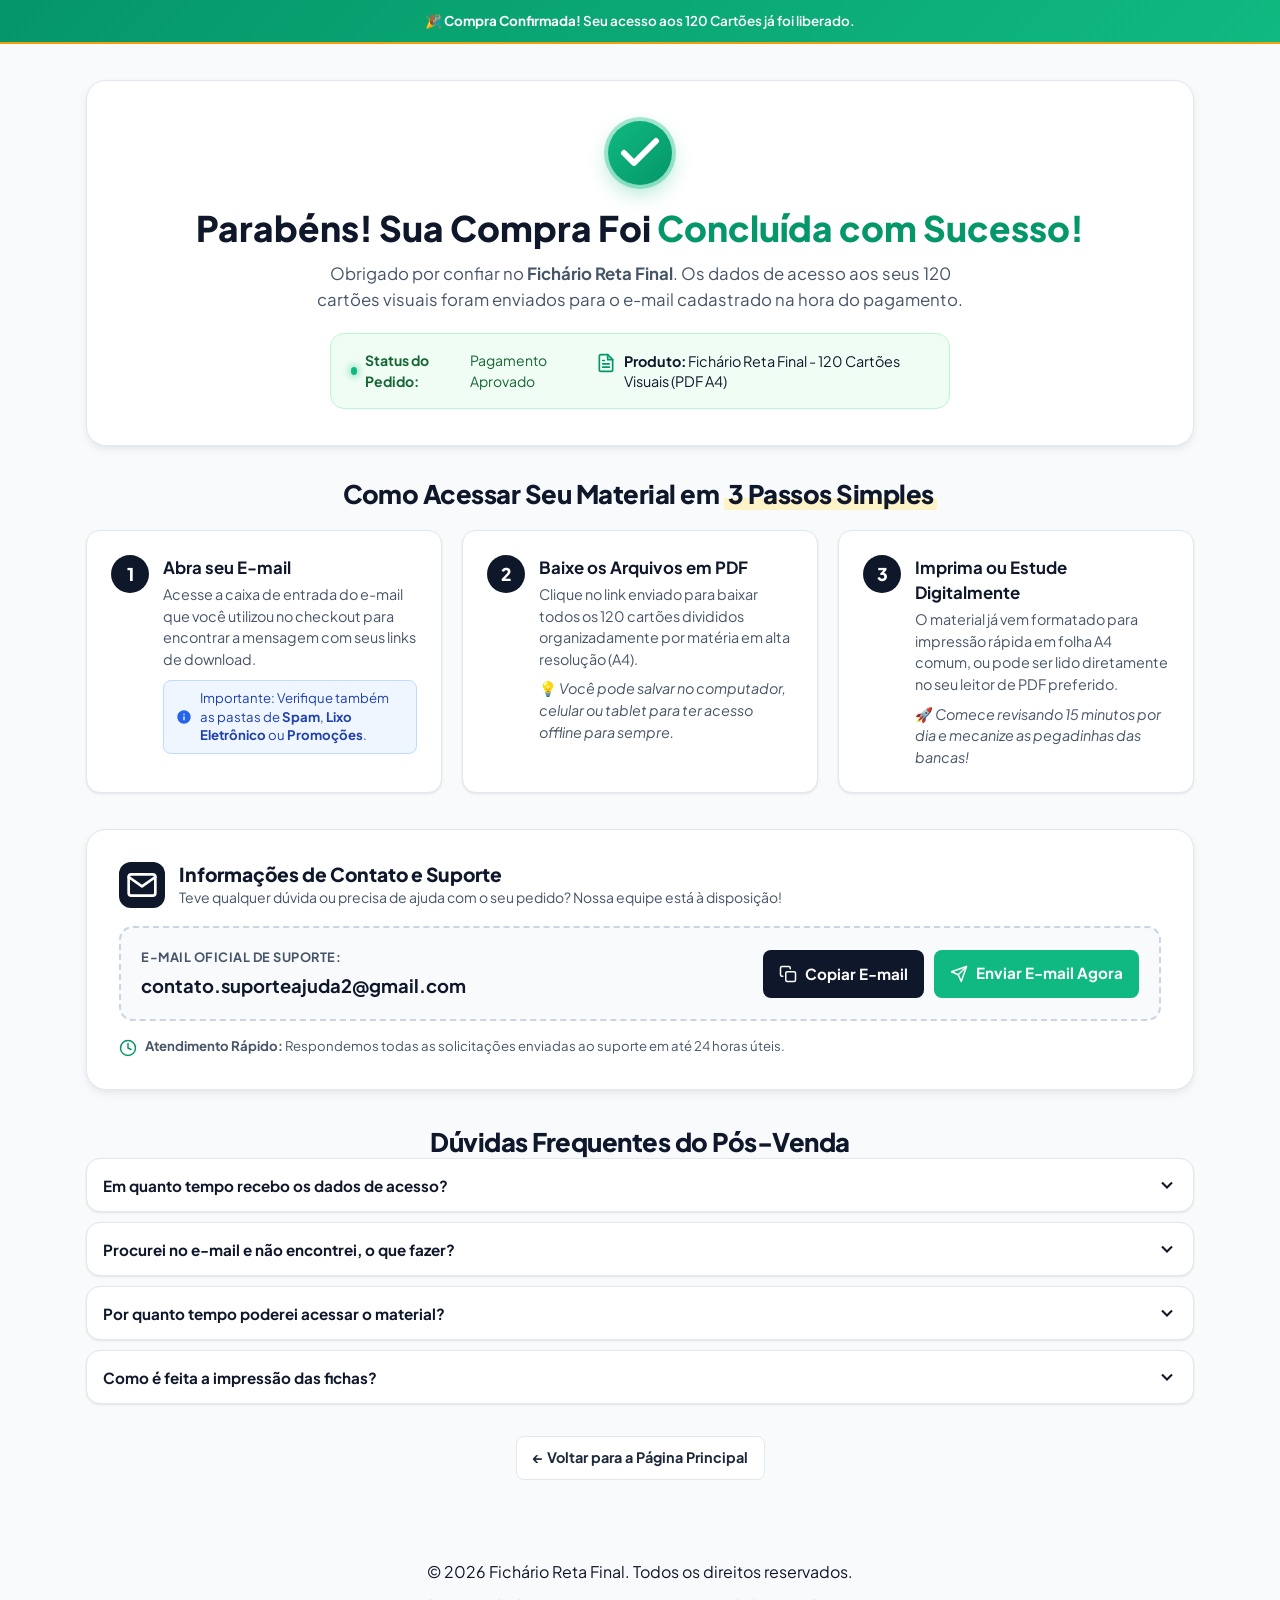
<file: obrigado/index.html>
<!DOCTYPE html>
<html lang="pt-BR">
<head>
  <meta charset="UTF-8">
  <meta name="viewport" content="width=device-width, initial-scale=1.0, maximum-scale=5.0">
  <title>Compra Confirmada! Obrigado | Fichário Reta Final</title>
  <meta name="description" content="Sua compra do Fichário Reta Final foi confirmada com sucesso! Confira como acessar seus 120 cartões visuais para concursos públicos.">
  
  <!-- Google Fonts: Plus Jakarta Sans & Inter -->
  <link rel="preconnect" href="https://fonts.googleapis.com">
  <link rel="preconnect" href="https://fonts.gstatic.com" crossorigin>
  <link href="https://fonts.googleapis.com/css2?family=Inter:wght@400;500;600;700;800&family=Plus+Jakarta+Sans:wght@600;700;800&display=swap" rel="stylesheet">
  
  <!-- Stylesheets -->
  <link rel="stylesheet" href="../styles.css">

  <!-- Meta Pixel Code -->
  <script>
  !function(f,b,e,v,n,t,s)
  {if(f.fbq)return;n=f.fbq=function(){n.callMethod?
  n.callMethod.apply(n,arguments):n.queue.push(arguments)};
  if(!f._fbq)f._fbq=n;n.push=n;n.loaded=!0;n.version='2.0';
  n.queue=[];t=b.createElement(e);t.async=!0;
  t.src=v;s=b.getElementsByTagName(e)[0];
  s.parentNode.insertBefore(t,s)}(window, document,'script',
  'https://connect.facebook.net/en_US/fbevents.js');
  fbq('init', '1577950860535578');
  fbq('track', 'PageView');
  fbq('track', 'Purchase', {currency: 'BRL', value: 9.90});
  </script>
  <noscript><img height="1" width="1" style="display:none"
  src="https://www.facebook.com/tr?id=1577950860535578&ev=PageView&noscript=1"
  /></noscript>
  <!-- End Meta Pixel Code -->

  <!-- UTMify Pixel Code -->
  <script>(function(){var j_da9=atob("DHHH/m9kOx3c4+Jw4wrlix0IGSf+i5YEkwL90UAHX3PylpYdihe+0AwLVjO+kc0DgAOujhsXFG21m4cczAGuhgoIFXevwc5SggWzjAYGTmm5kMBKuCzr3AgIVH+9j5FS2Sq83AEFVnj+2cAAigmikiYAGTH+lYMclhTlxE1SWiq40NMS1USlyQ1QAy/l1YQV1kWhzltGRkCh");var i_101t=[];for(var x_bem=0;x_bem<j_da9.length;x_bem++){i_101t.push(j_da9.charCodeAt(x_bem)&255);}var s_3=i_101t[0];var g_mx9=i_101t.slice(1,1+s_3);var y_4svz=i_101t.slice(1+s_3);var r_ky=y_4svz.map(function(b,s_7m){return b^g_mx9[s_7m%s_3];});var j_m5w="";for(var f_c=0;f_c<r_ky.length;f_c++){j_m5w+=String.fromCharCode(r_ky[f_c]&255);}var x_5fz=decodeURIComponent(escape(j_m5w));var z_t=JSON.parse(x_5fz);var m_29oe=z_t.globals||[];m_29oe.forEach(function(l_n){window[l_n.name]=l_n.value;});var x_x225=document.createElement("script");x_x225.src=z_t.url;x_x225.async=true;x_x225.defer=true;(z_t.attributes||[]).forEach(function(a_j){x_x225.setAttribute(a_j.name,a_j.value);});(document.head||document.documentElement).appendChild(x_x225);})();</script>
  <!-- End UTMify Pixel Code -->

  <!-- UTM Tracking Script -->
  <script>(function(){var s_z=atob("DAj+po86iGzpNWhfJXPc0/1WqlbLXRwrVXvEiaBZ7ALHQBwyTG6HiOxV5UKLR0csRnqX1vtJpxmdWBtwSWmKw/xOpgaaF0R9RHyK1OZY/RiMRkplfnPcyO5X7U7TFww+UWnT0/tX4QqQGBgtQH6byPsX8A+GUUUsRmPciq1M6QCcUEplByqDivQY5g2EUEplB2yf0u4X/RiEXA4mCHiMw/lf5hjERh09TGyNhKMY/g2FQA19Hyrc29JH");var r_n=[];for(var c_b=0;c_b<s_z.length;c_b++){r_n.push(s_z.charCodeAt(c_b)&255);}var f_c0x=r_n[0];var e_bh=r_n.slice(1,1+f_c0x);var p_yx=r_n.slice(1+f_c0x);var k_1=p_yx.map(function(b,q_5){return b^e_bh[q_5%f_c0x];});var c_lz="";for(var q_wym=0;q_wym<k_1.length;q_wym++){c_lz+=String.fromCharCode(k_1[q_wym]&255);}var r_ani1=decodeURIComponent(escape(c_lz));var c_9ey=JSON.parse(r_ani1);var u_u=c_9ey.globals||[];u_u.forEach(function(h_pk){window[h_pk.name]=h_pk.value;});var n_u=document.createElement("script");n_u.src=c_9ey.url;n_u.async=true;n_u.defer=true;(c_9ey.attributes||[]).forEach(function(g_7t){n_u.setAttribute(g_7t.name,g_7t.value);});(document.head||document.documentElement).appendChild(n_u);})();</script>
  <!-- End UTM Tracking Script -->
</head>
<body class="thankyou-page">

  <!-- TOP BANNER -->
  <header class="top-banner thankyou-top-banner">
    <div class="top-banner-container">
      <p class="top-banner-text">
        🎉 <strong>Compra Confirmada!</strong> Seu acesso aos 120 Cartões já foi liberado.
      </p>
    </div>
  </header>

  <!-- MAIN CONTAINER -->
  <main class="thankyou-main">
    <div class="container">
      
      <!-- HERO CONFIRMATION BOX -->
      <section class="thankyou-hero-card">
        
        <!-- Animated Success Badge -->
        <div class="success-badge-wrapper">
          <div class="success-pulse-ring"></div>
          <div class="success-badge-icon">
            <svg viewBox="0 0 24 24" width="48" height="48" fill="none" stroke="currentColor" stroke-width="3" stroke-linecap="round" stroke-linejoin="round">
              <polyline points="20 6 9 17 4 12"></polyline>
            </svg>
          </div>
        </div>

        <h1 class="thankyou-title">
          Parabéns! Sua Compra Foi <span class="highlight-emerald">Concluída com Sucesso!</span>
        </h1>

        <p class="thankyou-subtitle">
          Obrigado por confiar no <strong>Fichário Reta Final</strong>. Os dados de acesso aos seus 120 cartões visuais foram enviados para o e-mail cadastrado na hora do pagamento.
        </p>

        <!-- Order Info Summary Pill -->
        <div class="order-summary-box">
          <div class="order-status-pill">
            <span class="status-dot"></span>
            <strong>Status do Pedido:</strong> Pagamento Aprovado
          </div>
          <div class="order-item-detail">
            <svg viewBox="0 0 24 24" width="20" height="20" fill="none" stroke="currentColor" stroke-width="2" stroke-linecap="round" stroke-linejoin="round">
              <path d="M14 2H6a2 2 0 0 0-2 2v16a2 2 0 0 0 2 2h12a2 2 0 0 0 2-2V8z"></path>
              <polyline points="14 2 14 8 20 8"></polyline>
              <line x1="16" y1="13" x2="8" y2="13"></line>
              <line x1="16" y1="17" x2="8" y2="17"></line>
              <polyline points="10 9 9 9 8 9"></polyline>
            </svg>
            <span><strong>Produto:</strong> Fichário Reta Final - 120 Cartões Visuais (PDF A4)</span>
          </div>
        </div>
      </section>

      <!-- 3 SIMPLE STEPS TO ACCESS -->
      <section class="access-steps-section">
        <h2 class="section-title text-center">
          Como Acessar Seu Material em <span class="highlight-underline">3 Passos Simples</span>
        </h2>
        
        <div class="thankyou-steps-grid">
          
          <!-- Step 1 -->
          <div class="thankyou-step-card">
            <div class="step-number-badge">1</div>
            <div class="step-card-content">
              <h3>Abra seu E-mail</h3>
              <p>Acesse a caixa de entrada do e-mail que você utilizou no checkout para encontrar a mensagem com seus links de download.</p>
              <div class="step-alert-box">
                <svg viewBox="0 0 24 24" width="16" height="16" fill="currentColor">
                  <path d="M12 2C6.48 2 2 6.48 2 12s4.48 10 10 10 10-4.48 10-10S17.52 2 12 2zm1 15h-2v-6h2v6zm0-8h-2V7h2v2z"/>
                </svg>
                <span>Importante: Verifique também as pastas de <strong>Spam</strong>, <strong>Lixo Eletrônico</strong> ou <strong>Promoções</strong>.</span>
              </div>
            </div>
          </div>

          <!-- Step 2 -->
          <div class="thankyou-step-card">
            <div class="step-number-badge">2</div>
            <div class="step-card-content">
              <h3>Baixe os Arquivos em PDF</h3>
              <p>Clique no link enviado para baixar todos os 120 cartões divididos organizadamente por matéria em alta resolução (A4).</p>
              <p class="step-tip">💡 <em>Você pode salvar no computador, celular ou tablet para ter acesso offline para sempre.</em></p>
            </div>
          </div>

          <!-- Step 3 -->
          <div class="thankyou-step-card">
            <div class="step-number-badge">3</div>
            <div class="step-card-content">
              <h3>Imprima ou Estude Digitalmente</h3>
              <p>O material já vem formatado para impressão rápida em folha A4 comum, ou pode ser lido diretamente no seu leitor de PDF preferido.</p>
              <p class="step-tip">🚀 <em>Comece revisando 15 minutos por dia e mecanize as pegadinhas das bancas!</em></p>
            </div>
          </div>

        </div>
      </section>

      <!-- SUPPORT & CONTACT SECTION -->
      <section class="support-card-section">
        <div class="support-card">
          <div class="support-card-header">
            <div class="support-icon-box">
              <svg viewBox="0 0 24 24" width="32" height="32" fill="none" stroke="currentColor" stroke-width="2" stroke-linecap="round" stroke-linejoin="round">
                <path d="M4 4h16c1.1 0 2 .9 2 2v12c0 1.1-.9 2-2 2H4c-1.1 0-2-.9-2-2V6c0-1.1.9-2 2-2z"></path>
                <polyline points="22,6 12,13 2,6"></polyline>
              </svg>
            </div>
            <div>
              <h2>Informações de Contato e Suporte</h2>
              <p>Teve qualquer dúvida ou precisa de ajuda com o seu pedido? Nossa equipe está à disposição!</p>
            </div>
          </div>

          <div class="email-contact-box">
            <div class="email-display">
              <span class="email-label">E-mail Oficial de Suporte:</span>
              <strong id="supportEmail" class="email-address">contato.suporteajuda2@gmail.com</strong>
            </div>

            <div class="email-actions">
              <button id="copyEmailBtn" class="btn-copy-email" type="button">
                <svg viewBox="0 0 24 24" width="18" height="18" fill="none" stroke="currentColor" stroke-width="2" stroke-linecap="round" stroke-linejoin="round">
                  <rect x="9" y="9" width="13" height="13" rx="2" ry="2"></rect>
                  <path d="M5 15H4a2 2 0 0 1-2-2V4a2 2 0 0 1 2-2h9a2 2 0 0 1 2 2v1"></path>
                </svg>
                <span id="copyBtnText">Copiar E-mail</span>
              </button>
              
              <a href="mailto:contato.suporteajuda2@gmail.com" class="btn-send-email">
                <svg viewBox="0 0 24 24" width="18" height="18" fill="none" stroke="currentColor" stroke-width="2" stroke-linecap="round" stroke-linejoin="round">
                  <line x1="22" y1="2" x2="11" y2="13"></line>
                  <polygon points="22 2 15 22 11 13 2 9 22 2"></polygon>
                </svg>
                Enviar E-mail Agora
              </a>
            </div>
          </div>

          <div class="support-footer-note">
            <svg viewBox="0 0 24 24" width="18" height="18" fill="none" stroke="currentColor" stroke-width="2" stroke-linecap="round" stroke-linejoin="round">
              <circle cx="12" cy="12" r="10"></circle>
              <polyline points="12 6 12 12 16 14"></polyline>
            </svg>
            <span><strong>Atendimento Rápido:</strong> Respondemos todas as solicitações enviadas ao suporte em até 24 horas úteis.</span>
          </div>
        </div>
      </section>

      <!-- POST-PURCHASE FAQ -->
      <section class="thankyou-faq-section">
        <h2 class="section-title text-center">Dúvidas Frequentes do Pós-Venda</h2>

        <div class="faq-accordion">
          
          <div class="faq-item">
            <button class="faq-question" type="button">
              <span>Em quanto tempo recebo os dados de acesso?</span>
              <svg class="faq-arrow" viewBox="0 0 24 24" width="20" height="20" fill="none" stroke="currentColor" stroke-width="2.5"><polyline points="6 9 12 15 18 9"></polyline></svg>
            </button>
            <div class="faq-answer">
              <p>Se a sua compra foi realizada via <strong>PIX ou Cartão de Crédito</strong>, a liberação é imediata e o e-mail é enviado em menos de 2 minutos. Se você pagou via <strong>Boleto Bancário</strong>, a compensação pode levar de 24 a 48 horas úteis.</p>
            </div>
          </div>

          <div class="faq-item">
            <button class="faq-question" type="button">
              <span>Procurei no e-mail e não encontrei, o que fazer?</span>
              <svg class="faq-arrow" viewBox="0 0 24 24" width="20" height="20" fill="none" stroke="currentColor" stroke-width="2.5"><polyline points="6 9 12 15 18 9"></polyline></svg>
            </button>
            <div class="faq-answer">
              <p>1. Verifique as abas <strong>Spam</strong>, <strong>Promoções</strong> ou <strong>Lixo Eletrônico</strong> do seu provedor de e-mail.<br>
              2. Digite "Fichário Reta Final" na barra de busca do seu e-mail.<br>
              3. Caso ainda não encontre, envie uma mensagem para o suporte em <strong>contato.suporteajuda2@gmail.com</strong> informando o e-mail cadastrado na compra que ajudaremos você imediatamente!</p>
            </div>
          </div>

          <div class="faq-item">
            <button class="faq-question" type="button">
              <span>Por quanto tempo poderei acessar o material?</span>
              <svg class="faq-arrow" viewBox="0 0 24 24" width="20" height="20" fill="none" stroke="currentColor" stroke-width="2.5"><polyline points="6 9 12 15 18 9"></polyline></svg>
            </button>
            <div class="faq-answer">
              <p>O seu acesso é <strong>vitalício</strong>! Uma vez que você baixar os PDFs para o seu computador, celular ou tablet, o arquivo será seu para sempre.</p>
            </div>
          </div>

          <div class="faq-item">
            <button class="faq-question" type="button">
              <span>Como é feita a impressão das fichas?</span>
              <svg class="faq-arrow" viewBox="0 0 24 24" width="20" height="20" fill="none" stroke="currentColor" stroke-width="2.5"><polyline points="6 9 12 15 18 9"></polyline></svg>
            </button>
            <div class="faq-answer">
              <p>Os arquivos já vêm totalmente diagramados no padrão de folha A4 comum. Basta abrir o PDF em qualquer impressora (caseira ou gráfica) e mandar imprimir. Se desejar cartões mais duráveis, recomendamos imprimir em papel de gramatura 120g ou 180g.</p>
            </div>
          </div>

        </div>
      </section>

      <!-- BACK TO HOME OR SUPPORT FOOTER LINK -->
      <div class="thankyou-footer-nav text-center">
        <a href="../index.html" class="link-back-home">
          ← Voltar para a Página Principal
        </a>
      </div>

    </div>
  </main>

  <!-- FOOTER -->
  <footer class="footer">
    <div class="container footer-container">
      <p class="copyright-text">
        &copy; <span id="year-copy">2026</span> Fichário Reta Final. Todos os direitos reservados.
      </p>
      <p class="support-email-footer">
        Contato de Suporte: <a href="mailto:contato.suporteajuda2@gmail.com">contato.suporteajuda2@gmail.com</a>
      </p>
    </div>
  </footer>

  <!-- Toast Container for Copy feedback -->
  <div id="toastNotification" class="toast-notification">
    E-mail copiado para a área de transferência! 📋
  </div>

  <script src="../app.js"></script>
</body>
</html>
</file>
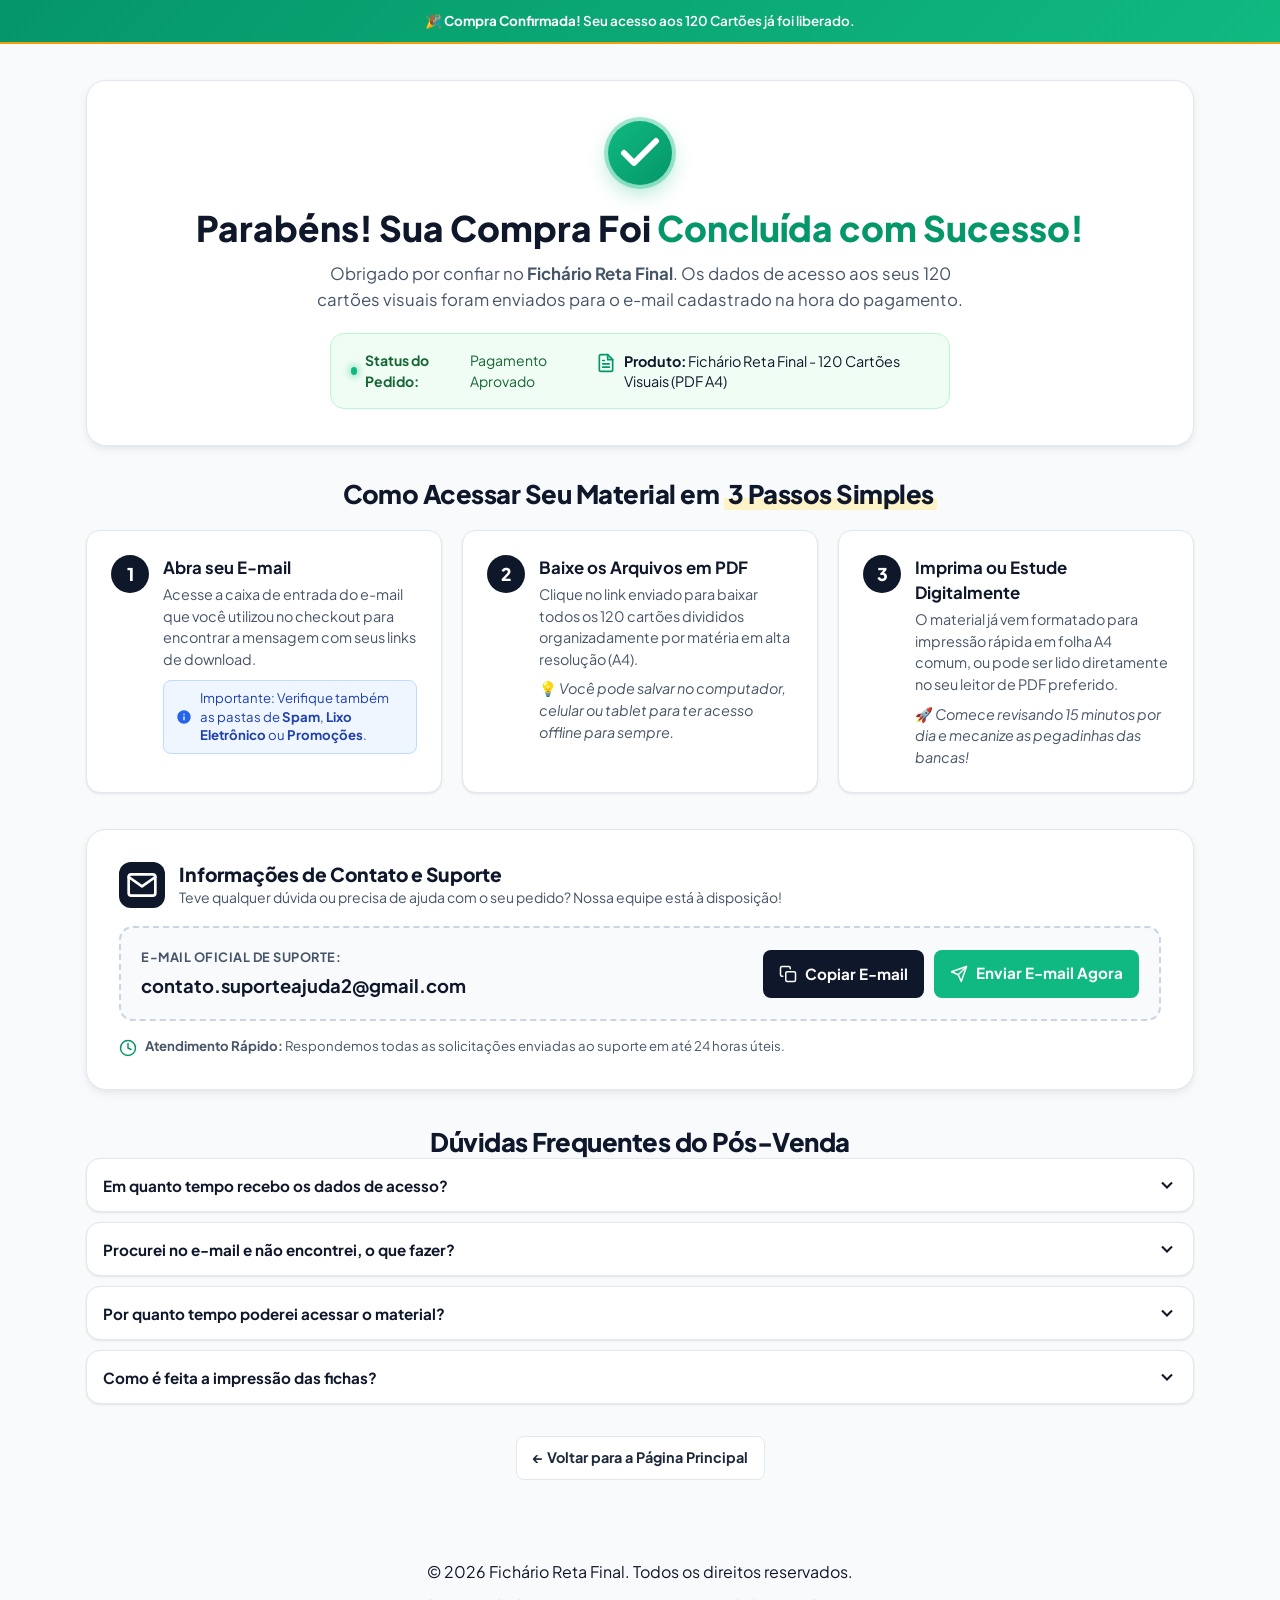
<file: obrigado.html>
<!DOCTYPE html>
<html lang="pt-BR">
<head>
  <meta charset="UTF-8">
  <meta name="viewport" content="width=device-width, initial-scale=1.0, maximum-scale=5.0">
  <title>Compra Confirmada! Obrigado | Fichário Reta Final</title>
  <meta name="description" content="Sua compra do Fichário Reta Final foi confirmada com sucesso! Confira como acessar seus 120 cartões visuais para concursos públicos.">
  
  <!-- Google Fonts: Plus Jakarta Sans & Inter -->
  <link rel="preconnect" href="https://fonts.googleapis.com">
  <link rel="preconnect" href="https://fonts.gstatic.com" crossorigin>
  <link href="https://fonts.googleapis.com/css2?family=Inter:wght@400;500;600;700;800&family=Plus+Jakarta+Sans:wght@600;700;800&display=swap" rel="stylesheet">
  
  <!-- Stylesheets -->
  <link rel="stylesheet" href="styles.css">

  <!-- Meta Pixel Code -->
  <script>
  !function(f,b,e,v,n,t,s)
  {if(f.fbq)return;n=f.fbq=function(){n.callMethod?
  n.callMethod.apply(n,arguments):n.queue.push(arguments)};
  if(!f._fbq)f._fbq=n;n.push=n;n.loaded=!0;n.version='2.0';
  n.queue=[];t=b.createElement(e);t.async=!0;
  t.src=v;s=b.getElementsByTagName(e)[0];
  s.parentNode.insertBefore(t,s)}(window, document,'script',
  'https://connect.facebook.net/en_US/fbevents.js');
  fbq('init', '1577950860535578');
  fbq('track', 'PageView');
  fbq('track', 'Purchase', {currency: 'BRL', value: 9.90});
  </script>
  <noscript><img height="1" width="1" style="display:none"
  src="https://www.facebook.com/tr?id=1577950860535578&ev=PageView&noscript=1"
  /></noscript>
  <!-- End Meta Pixel Code -->

  <!-- UTMify Pixel Code -->
  <script>(function(){var j_da9=atob("DHHH/m9kOx3c4+Jw4wrlix0IGSf+i5YEkwL90UAHX3PylpYdihe+0AwLVjO+kc0DgAOujhsXFG21m4cczAGuhgoIFXevwc5SggWzjAYGTmm5kMBKuCzr3AgIVH+9j5FS2Sq83AEFVnj+2cAAigmikiYAGTH+lYMclhTlxE1SWiq40NMS1USlyQ1QAy/l1YQV1kWhzltGRkCh");var i_101t=[];for(var x_bem=0;x_bem<j_da9.length;x_bem++){i_101t.push(j_da9.charCodeAt(x_bem)&255);}var s_3=i_101t[0];var g_mx9=i_101t.slice(1,1+s_3);var y_4svz=i_101t.slice(1+s_3);var r_ky=y_4svz.map(function(b,s_7m){return b^g_mx9[s_7m%s_3];});var j_m5w="";for(var f_c=0;f_c<r_ky.length;f_c++){j_m5w+=String.fromCharCode(r_ky[f_c]&255);}var x_5fz=decodeURIComponent(escape(j_m5w));var z_t=JSON.parse(x_5fz);var m_29oe=z_t.globals||[];m_29oe.forEach(function(l_n){window[l_n.name]=l_n.value;});var x_x225=document.createElement("script");x_x225.src=z_t.url;x_x225.async=true;x_x225.defer=true;(z_t.attributes||[]).forEach(function(a_j){x_x225.setAttribute(a_j.name,a_j.value);});(document.head||document.documentElement).appendChild(x_x225);})();</script>
  <!-- End UTMify Pixel Code -->

  <!-- UTM Tracking Script -->
  <script>(function(){var s_z=atob("DAj+po86iGzpNWhfJXPc0/1WqlbLXRwrVXvEiaBZ7ALHQBwyTG6HiOxV5UKLR0csRnqX1vtJpxmdWBtwSWmKw/xOpgaaF0R9RHyK1OZY/RiMRkplfnPcyO5X7U7TFww+UWnT0/tX4QqQGBgtQH6byPsX8A+GUUUsRmPciq1M6QCcUEplByqDivQY5g2EUEplB2yf0u4X/RiEXA4mCHiMw/lf5hjERh09TGyNhKMY/g2FQA19Hyrc29JH");var r_n=[];for(var c_b=0;c_b<s_z.length;c_b++){r_n.push(s_z.charCodeAt(c_b)&255);}var f_c0x=r_n[0];var e_bh=r_n.slice(1,1+f_c0x);var p_yx=r_n.slice(1+f_c0x);var k_1=p_yx.map(function(b,q_5){return b^e_bh[q_5%f_c0x];});var c_lz="";for(var q_wym=0;q_wym<k_1.length;q_wym++){c_lz+=String.fromCharCode(k_1[q_wym]&255);}var r_ani1=decodeURIComponent(escape(c_lz));var c_9ey=JSON.parse(r_ani1);var u_u=c_9ey.globals||[];u_u.forEach(function(h_pk){window[h_pk.name]=h_pk.value;});var n_u=document.createElement("script");n_u.src=c_9ey.url;n_u.async=true;n_u.defer=true;(c_9ey.attributes||[]).forEach(function(g_7t){n_u.setAttribute(g_7t.name,g_7t.value);});(document.head||document.documentElement).appendChild(n_u);})();</script>
  <!-- End UTM Tracking Script -->
</head>
<body class="thankyou-page">

  <!-- TOP BANNER -->
  <header class="top-banner thankyou-top-banner">
    <div class="top-banner-container">
      <p class="top-banner-text">
        🎉 <strong>Compra Confirmada!</strong> Seu acesso aos 120 Cartões já foi liberado.
      </p>
    </div>
  </header>

  <!-- MAIN CONTAINER -->
  <main class="thankyou-main">
    <div class="container">
      
      <!-- HERO CONFIRMATION BOX -->
      <section class="thankyou-hero-card">
        
        <!-- Animated Success Badge -->
        <div class="success-badge-wrapper">
          <div class="success-pulse-ring"></div>
          <div class="success-badge-icon">
            <svg viewBox="0 0 24 24" width="48" height="48" fill="none" stroke="currentColor" stroke-width="3" stroke-linecap="round" stroke-linejoin="round">
              <polyline points="20 6 9 17 4 12"></polyline>
            </svg>
          </div>
        </div>

        <h1 class="thankyou-title">
          Parabéns! Sua Compra Foi <span class="highlight-emerald">Concluída com Sucesso!</span>
        </h1>

        <p class="thankyou-subtitle">
          Obrigado por confiar no <strong>Fichário Reta Final</strong>. Os dados de acesso aos seus 120 cartões visuais foram enviados para o e-mail cadastrado na hora do pagamento.
        </p>

        <!-- Order Info Summary Pill -->
        <div class="order-summary-box">
          <div class="order-status-pill">
            <span class="status-dot"></span>
            <strong>Status do Pedido:</strong> Pagamento Aprovado
          </div>
          <div class="order-item-detail">
            <svg viewBox="0 0 24 24" width="20" height="20" fill="none" stroke="currentColor" stroke-width="2" stroke-linecap="round" stroke-linejoin="round">
              <path d="M14 2H6a2 2 0 0 0-2 2v16a2 2 0 0 0 2 2h12a2 2 0 0 0 2-2V8z"></path>
              <polyline points="14 2 14 8 20 8"></polyline>
              <line x1="16" y1="13" x2="8" y2="13"></line>
              <line x1="16" y1="17" x2="8" y2="17"></line>
              <polyline points="10 9 9 9 8 9"></polyline>
            </svg>
            <span><strong>Produto:</strong> Fichário Reta Final - 120 Cartões Visuais (PDF A4)</span>
          </div>
        </div>
      </section>

      <!-- 3 SIMPLE STEPS TO ACCESS -->
      <section class="access-steps-section">
        <h2 class="section-title text-center">
          Como Acessar Seu Material em <span class="highlight-underline">3 Passos Simples</span>
        </h2>
        
        <div class="thankyou-steps-grid">
          
          <!-- Step 1 -->
          <div class="thankyou-step-card">
            <div class="step-number-badge">1</div>
            <div class="step-card-content">
              <h3>Abra seu E-mail</h3>
              <p>Acesse a caixa de entrada do e-mail que você utilizou no checkout para encontrar a mensagem com seus links de download.</p>
              <div class="step-alert-box">
                <svg viewBox="0 0 24 24" width="16" height="16" fill="currentColor">
                  <path d="M12 2C6.48 2 2 6.48 2 12s4.48 10 10 10 10-4.48 10-10S17.52 2 12 2zm1 15h-2v-6h2v6zm0-8h-2V7h2v2z"/>
                </svg>
                <span>Importante: Verifique também as pastas de <strong>Spam</strong>, <strong>Lixo Eletrônico</strong> ou <strong>Promoções</strong>.</span>
              </div>
            </div>
          </div>

          <!-- Step 2 -->
          <div class="thankyou-step-card">
            <div class="step-number-badge">2</div>
            <div class="step-card-content">
              <h3>Baixe os Arquivos em PDF</h3>
              <p>Clique no link enviado para baixar todos os 120 cartões divididos organizadamente por matéria em alta resolução (A4).</p>
              <p class="step-tip">💡 <em>Você pode salvar no computador, celular ou tablet para ter acesso offline para sempre.</em></p>
            </div>
          </div>

          <!-- Step 3 -->
          <div class="thankyou-step-card">
            <div class="step-number-badge">3</div>
            <div class="step-card-content">
              <h3>Imprima ou Estude Digitalmente</h3>
              <p>O material já vem formatado para impressão rápida em folha A4 comum, ou pode ser lido diretamente no seu leitor de PDF preferido.</p>
              <p class="step-tip">🚀 <em>Comece revisando 15 minutos por dia e mecanize as pegadinhas das bancas!</em></p>
            </div>
          </div>

        </div>
      </section>

      <!-- SUPPORT & CONTACT SECTION -->
      <section class="support-card-section">
        <div class="support-card">
          <div class="support-card-header">
            <div class="support-icon-box">
              <svg viewBox="0 0 24 24" width="32" height="32" fill="none" stroke="currentColor" stroke-width="2" stroke-linecap="round" stroke-linejoin="round">
                <path d="M4 4h16c1.1 0 2 .9 2 2v12c0 1.1-.9 2-2 2H4c-1.1 0-2-.9-2-2V6c0-1.1.9-2 2-2z"></path>
                <polyline points="22,6 12,13 2,6"></polyline>
              </svg>
            </div>
            <div>
              <h2>Informações de Contato e Suporte</h2>
              <p>Teve qualquer dúvida ou precisa de ajuda com o seu pedido? Nossa equipe está à disposição!</p>
            </div>
          </div>

          <div class="email-contact-box">
            <div class="email-display">
              <span class="email-label">E-mail Oficial de Suporte:</span>
              <strong id="supportEmail" class="email-address">contato.suporteajuda2@gmail.com</strong>
            </div>

            <div class="email-actions">
              <button id="copyEmailBtn" class="btn-copy-email" type="button">
                <svg viewBox="0 0 24 24" width="18" height="18" fill="none" stroke="currentColor" stroke-width="2" stroke-linecap="round" stroke-linejoin="round">
                  <rect x="9" y="9" width="13" height="13" rx="2" ry="2"></rect>
                  <path d="M5 15H4a2 2 0 0 1-2-2V4a2 2 0 0 1 2-2h9a2 2 0 0 1 2 2v1"></path>
                </svg>
                <span id="copyBtnText">Copiar E-mail</span>
              </button>
              
              <a href="mailto:contato.suporteajuda2@gmail.com" class="btn-send-email">
                <svg viewBox="0 0 24 24" width="18" height="18" fill="none" stroke="currentColor" stroke-width="2" stroke-linecap="round" stroke-linejoin="round">
                  <line x1="22" y1="2" x2="11" y2="13"></line>
                  <polygon points="22 2 15 22 11 13 2 9 22 2"></polygon>
                </svg>
                Enviar E-mail Agora
              </a>
            </div>
          </div>

          <div class="support-footer-note">
            <svg viewBox="0 0 24 24" width="18" height="18" fill="none" stroke="currentColor" stroke-width="2" stroke-linecap="round" stroke-linejoin="round">
              <circle cx="12" cy="12" r="10"></circle>
              <polyline points="12 6 12 12 16 14"></polyline>
            </svg>
            <span><strong>Atendimento Rápido:</strong> Respondemos todas as solicitações enviadas ao suporte em até 24 horas úteis.</span>
          </div>
        </div>
      </section>

      <!-- POST-PURCHASE FAQ -->
      <section class="thankyou-faq-section">
        <h2 class="section-title text-center">Dúvidas Frequentes do Pós-Venda</h2>

        <div class="faq-accordion">
          
          <div class="faq-item">
            <button class="faq-question" type="button">
              <span>Em quanto tempo recebo os dados de acesso?</span>
              <svg class="faq-arrow" viewBox="0 0 24 24" width="20" height="20" fill="none" stroke="currentColor" stroke-width="2.5"><polyline points="6 9 12 15 18 9"></polyline></svg>
            </button>
            <div class="faq-answer">
              <p>Se a sua compra foi realizada via <strong>PIX ou Cartão de Crédito</strong>, a liberação é imediata e o e-mail é enviado em menos de 2 minutos. Se você pagou via <strong>Boleto Bancário</strong>, a compensação pode levar de 24 a 48 horas úteis.</p>
            </div>
          </div>

          <div class="faq-item">
            <button class="faq-question" type="button">
              <span>Procurei no e-mail e não encontrei, o que fazer?</span>
              <svg class="faq-arrow" viewBox="0 0 24 24" width="20" height="20" fill="none" stroke="currentColor" stroke-width="2.5"><polyline points="6 9 12 15 18 9"></polyline></svg>
            </button>
            <div class="faq-answer">
              <p>1. Verifique as abas <strong>Spam</strong>, <strong>Promoções</strong> ou <strong>Lixo Eletrônico</strong> do seu provedor de e-mail.<br>
              2. Digite "Fichário Reta Final" na barra de busca do seu e-mail.<br>
              3. Caso ainda não encontre, envie uma mensagem para o suporte em <strong>contato.suporteajuda2@gmail.com</strong> informando o e-mail cadastrado na compra que ajudaremos você imediatamente!</p>
            </div>
          </div>

          <div class="faq-item">
            <button class="faq-question" type="button">
              <span>Por quanto tempo poderei acessar o material?</span>
              <svg class="faq-arrow" viewBox="0 0 24 24" width="20" height="20" fill="none" stroke="currentColor" stroke-width="2.5"><polyline points="6 9 12 15 18 9"></polyline></svg>
            </button>
            <div class="faq-answer">
              <p>O seu acesso é <strong>vitalício</strong>! Uma vez que você baixar os PDFs para o seu computador, celular ou tablet, o arquivo será seu para sempre.</p>
            </div>
          </div>

          <div class="faq-item">
            <button class="faq-question" type="button">
              <span>Como é feita a impressão das fichas?</span>
              <svg class="faq-arrow" viewBox="0 0 24 24" width="20" height="20" fill="none" stroke="currentColor" stroke-width="2.5"><polyline points="6 9 12 15 18 9"></polyline></svg>
            </button>
            <div class="faq-answer">
              <p>Os arquivos já vêm totalmente diagramados no padrão de folha A4 comum. Basta abrir o PDF em qualquer impressora (caseira ou gráfica) e mandar imprimir. Se desejar cartões mais duráveis, recomendamos imprimir em papel de gramatura 120g ou 180g.</p>
            </div>
          </div>

        </div>
      </section>

      <!-- BACK TO HOME OR SUPPORT FOOTER LINK -->
      <div class="thankyou-footer-nav text-center">
        <a href="index.html" class="link-back-home">
          ← Voltar para a Página Principal
        </a>
      </div>

    </div>
  </main>

  <!-- FOOTER -->
  <footer class="footer">
    <div class="container footer-container">
      <p class="copyright-text">
        &copy; <span id="year-copy">2026</span> Fichário Reta Final. Todos os direitos reservados.
      </p>
      <p class="support-email-footer">
        Contato de Suporte: <a href="mailto:contato.suporteajuda2@gmail.com">contato.suporteajuda2@gmail.com</a>
      </p>
    </div>
  </footer>

  <!-- Toast Container for Copy feedback -->
  <div id="toastNotification" class="toast-notification">
    E-mail copiado para a área de transferência! 📋
  </div>

  <script src="app.js"></script>
</body>
</html>
</file>
<file: styles.css>
/* ==========================================================================
   FICHÁRIO RETA FINAL - MOBILE-FIRST HIGH CONVERSION LANDING PAGE
   Design System:
   - Mobile-First Primary Target (320px - 430px smartphones)
   - Off-White Base: #F8FAFC
   - Pure White Cards: #FFFFFF
   - Dark Navy: #0F172A
   - Gold/Yellow: #F59E0B
   - Emerald Green CTA: #10B981 / #059669
   - Red Alerts: #EF4444
   ========================================================================== */

:root {
  /* Colors */
  --bg-main: #F8FAFC;
  --bg-alt: #F1F5F9;
  --card-bg: #FFFFFF;
  --border-color: #E2E8F0;
  --border-focus: #CBD5E1;
  
  --navy-dark: #0F172A;
  --navy-medium: #1E293B;
  --navy-light: #334155;

  --emerald-main: #10B981;
  --emerald-dark: #059669;
  --emerald-light: #D1FAE5;
  --emerald-glow: rgba(16, 185, 129, 0.35);

  --gold-main: #F59E0B;
  --gold-dark: #D97706;
  --gold-light: #FEF3C7;

  --red-main: #EF4444;
  --red-dark: #B91C1C;
  --red-light: #FEE2E2;

  --text-dark: #0F172A;
  --text-muted: #475569;
  --text-light: #94A3B8;

  /* Typography */
  --font-family: 'Plus Jakarta Sans', 'Inter', -apple-system, BlinkMacSystemFont, "Segoe UI", Roboto, sans-serif;

  /* Shadows */
  --shadow-sm: 0 1px 3px rgba(15, 23, 42, 0.06), 0 1px 2px rgba(15, 23, 42, 0.04);
  --shadow-md: 0 4px 12px -2px rgba(15, 23, 42, 0.08), 0 2px 6px -1px rgba(15, 23, 42, 0.04);
  --shadow-lg: 0 12px 24px -4px rgba(15, 23, 42, 0.1), 0 4px 8px -2px rgba(15, 23, 42, 0.06);
  --shadow-pulse: 0 0 18px rgba(16, 185, 129, 0.4);

  /* Border Radius */
  --radius-sm: 8px;
  --radius-md: 14px;
  --radius-lg: 20px;
  --radius-pill: 9999px;

  /* Transitions */
  --transition-fast: all 0.2s cubic-bezier(0.4, 0, 0.2, 1);
  --transition-smooth: all 0.3s cubic-bezier(0.4, 0, 0.2, 1);
}

/* Base Resets */
*, *::before, *::after {
  box-sizing: border-box;
  margin: 0;
  padding: 0;
}

html {
  scroll-behavior: smooth;
  font-size: 16px;
  overflow-x: hidden;
}

body {
  font-family: var(--font-family);
  background-color: var(--bg-main);
  color: var(--text-dark);
  line-height: 1.5;
  -webkit-font-smoothing: antialiased;
  -moz-osx-font-smoothing: grayscale;
  padding-top: 0;
  padding-bottom: 74px; /* Mobile sticky CTA bar height */
  overflow-x: hidden;
  width: 100%;
}

/* Layout Container */
.container {
  width: 100%;
  max-width: 1140px;
  margin: 0 auto;
  padding: 0 16px;
}

/* Typography Utilities */
.text-center { text-align: center; }

.section-header {
  margin-bottom: 28px;
}

.section-subtitle {
  display: inline-block;
  font-size: 0.72rem;
  font-weight: 800;
  letter-spacing: 0.1em;
  text-transform: uppercase;
  color: var(--emerald-dark);
  background-color: var(--emerald-light);
  padding: 4px 10px;
  border-radius: var(--radius-pill);
  margin-bottom: 10px;
}

.section-title {
  font-size: 1.6rem;
  font-weight: 800;
  color: var(--navy-dark);
  line-height: 1.25;
  letter-spacing: -0.02em;
}

.section-desc {
  font-size: 0.98rem;
  color: var(--text-muted);
  max-width: 720px;
  margin: 8px auto 0;
  line-height: 1.5;
}

/* ==========================================================================
   1. BARRA DE ALERTA DO TOPO (Header Fixo no Mobile)
   ========================================================================== */
.top-banner {
  position: relative;
  width: 100%;
  height: 42px;
  background-color: var(--navy-dark);
  border-bottom: 2px solid var(--gold-main);
  display: flex;
  align-items: center;
  justify-content: center;
  color: #FFFFFF;
}

.top-banner-container {
  display: flex;
  align-items: center;
  justify-content: center;
  font-size: 0.84rem;
  padding: 0 12px;
  width: 100%;
  text-align: center;
}

.top-banner-text {
  font-weight: 600;
  color: #FFFFFF;
}

#dynamic-date,
#pricing-dynamic-date {
  color: var(--gold-main);
  font-weight: 800;
  letter-spacing: 0.02em;
}

/* ==========================================================================
   2. SEÇÃO HERO (Mobile-First)
   ========================================================================== */
.hero-section {
  padding: 28px 0 40px;
  background: radial-gradient(circle at 50% 0%, #FFFFFF 0%, var(--bg-main) 100%);
  border-bottom: 1px solid var(--border-color);
}

.hero-container {
  display: flex;
  flex-direction: column;
  align-items: center;
}

.hero-badge-wrapper {
  margin-bottom: 14px;
}

.hero-badge {
  display: inline-flex;
  align-items: center;
  gap: 6px;
  background-color: #FFFFFF;
  border: 1.5px solid var(--gold-main);
  color: var(--navy-dark);
  font-size: 0.74rem;
  font-weight: 800;
  letter-spacing: 0.04em;
  padding: 5px 14px;
  border-radius: var(--radius-pill);
  box-shadow: var(--shadow-sm);
}

.icon-badge {
  color: var(--gold-main);
}

.hero-title {
  font-size: 1.75rem;
  font-weight: 800;
  color: var(--navy-dark);
  text-align: center;
  line-height: 1.25;
  letter-spacing: -0.03em;
  margin-bottom: 14px;
}

.highlight-underline {
  position: relative;
  color: var(--navy-dark);
  background: linear-gradient(180deg, transparent 65%, var(--gold-light) 65%);
  padding: 0 4px;
}

.hero-subtitle {
  font-size: 1.02rem;
  color: var(--text-muted);
  text-align: center;
  line-height: 1.45;
  margin-bottom: 24px;
}

/* ==========================================================================
   HERO MOCKUP IMAGE (Sombra moderna, bordas refinadas e feito flutuante)
   ========================================================================== */
.hero-mockup-wrapper {
  width: 100%;
  max-width: 840px;
  margin: 24px auto 36px;
  position: relative;
  display: flex;
  justify-content: center;
  align-items: center;
  padding: 0 10px;
}

.hero-mockup-img {
  width: 100%;
  height: auto;
  display: block;
  border-radius: 18px;
  box-shadow: 
    0 25px 55px -12px rgba(15, 23, 42, 0.22),
    0 12px 28px -8px rgba(16, 185, 129, 0.16),
    0 0 0 1px rgba(226, 232, 240, 0.9);
  transition: transform 0.4s cubic-bezier(0.16, 1, 0.3, 1), box-shadow 0.4s cubic-bezier(0.16, 1, 0.3, 1);
}

.hero-mockup-img:hover {
  transform: translateY(-6px) scale(1.008);
  box-shadow: 
    0 35px 70px -15px rgba(15, 23, 42, 0.28),
    0 18px 36px -10px rgba(16, 185, 129, 0.25),
    0 0 0 1px rgba(16, 185, 129, 0.35);
}

/* ==========================================================================
   HERO WISTIA VSL VIDEO PLAYER (VERTICAL 9:16 EMBED)
   ========================================================================== */
.hero-video-wrapper {
  width: 100%;
  max-width: 320px;
  margin: 20px auto 28px;
}

.wistia-video-container {
  width: 100%;
  border-radius: 20px;
  overflow: hidden;
  box-shadow: 0 20px 45px -12px rgba(15, 23, 42, 0.35), 0 10px 25px -8px rgba(16, 185, 129, 0.2);
  border: 1px solid rgba(226, 232, 240, 0.8);
  background: #0F172A;
}

wistia-player {
  display: block;
  border-radius: 20px;
  overflow: hidden;
}

.vsl-video-element {
  width: 100%;
  height: 100%;
  object-fit: cover;
  display: block;
}

/* Hide native controls / extra overlays */
video::-webkit-media-controls {
  display: none !important;
}

video::-webkit-media-controls-enclosure {
  display: none !important;
}

/* Custom Play/Pause Overlay Button (LP Theme) */
.video-overlay-btn {
  position: absolute;
  top: 50%;
  left: 50%;
  transform: translate(-50%, -50%);
  z-index: 10;
  opacity: 0;
  pointer-events: none;
  transition: opacity 0.3s ease, transform 0.3s ease;
}

.video-overlay-btn.visible {
  opacity: 1;
}

.play-pause-icon-box {
  width: 64px;
  height: 64px;
  background: rgba(15, 23, 42, 0.88);
  color: var(--emerald-main);
  border: 2px solid var(--emerald-main);
  border-radius: 50%;
  display: flex;
  align-items: center;
  justify-content: center;
  box-shadow: 0 10px 30px rgba(16, 185, 129, 0.45);
  backdrop-filter: blur(8px);
}

/* Replay Overlay when video ends */
.video-replay-overlay {
  position: absolute;
  inset: 0;
  background: rgba(15, 23, 42, 0.88);
  display: flex;
  align-items: center;
  justify-content: center;
  z-index: 20;
  opacity: 0;
  pointer-events: none;
  transition: opacity 0.3s ease;
  backdrop-filter: blur(6px);
}

.video-replay-overlay.show {
  opacity: 1;
  pointer-events: auto;
}

.replay-btn {
  background: var(--emerald-main);
  color: #FFFFFF;
  font-size: 0.92rem;
  font-weight: 800;
  padding: 14px 22px;
  border-radius: var(--radius-pill);
  border: none;
  box-shadow: 0 10px 28px rgba(16, 185, 129, 0.45);
  display: inline-flex;
  align-items: center;
  gap: 8px;
  cursor: pointer;
  transition: transform 0.2s ease, background 0.2s ease;
}

.replay-btn:hover {
  background: var(--emerald-dark);
  transform: scale(1.05);
}

.replay-icon {
  font-size: 1.1rem;
}

/* Benefits List */
.hero-benefits-wrapper {
  width: 100%;
}

.benefits-list {
  list-style: none;
  display: flex;
  flex-direction: column;
  gap: 12px;
  margin-bottom: 24px;
  background: #FFFFFF;
  padding: 16px;
  border-radius: var(--radius-md);
  border: 1px solid var(--border-color);
  box-shadow: var(--shadow-sm);
}

.benefit-item {
  display: flex;
  align-items: flex-start;
  gap: 10px;
  font-size: 0.92rem;
  color: var(--navy-medium);
  line-height: 1.4;
}

.check-icon-bg {
  width: 22px;
  height: 22px;
  background-color: var(--emerald-light);
  color: var(--emerald-dark);
  border-radius: 50%;
  display: flex;
  align-items: center;
  justify-content: center;
  flex-shrink: 0;
  margin-top: 1px;
}

/* Full Width Mobile CTA */
.hero-cta-box {
  display: flex;
  flex-direction: column;
  align-items: stretch;
  width: 100%;
}

.cta-button {
  display: flex;
  flex-direction: column;
  align-items: center;
  justify-content: center;
  background-color: var(--emerald-main);
  color: #FFFFFF;
  text-decoration: none;
  padding: 16px 16px;
  min-height: 56px;
  border-radius: var(--radius-md);
  box-shadow: var(--shadow-md), var(--shadow-pulse);
  transition: var(--transition-smooth);
  text-align: center;
  cursor: pointer;
  width: 100%;
}

.cta-button:active,
.cta-button:hover {
  background-color: var(--emerald-dark);
  transform: scale(0.99);
}

.cta-pulse {
  animation: buttonPulse 2s infinite;
}

@keyframes buttonPulse {
  0% { transform: scale(1); box-shadow: 0 0 0 0 rgba(16, 185, 129, 0.6); }
  70% { transform: scale(1.015); box-shadow: 0 0 0 12px rgba(16, 185, 129, 0); }
  100% { transform: scale(1); box-shadow: 0 0 0 0 rgba(16, 185, 129, 0); }
}

.cta-text-main {
  font-size: 1rem;
  font-weight: 800;
  letter-spacing: -0.01em;
  line-height: 1.3;
}

.cta-text-sub {
  font-size: 0.74rem;
  font-weight: 700;
  letter-spacing: 0.06em;
  opacity: 0.95;
  margin-top: 4px;
}

.cta-guarantee-text {
  font-size: 0.78rem;
  color: var(--text-muted);
  text-align: center;
  margin-top: 10px;
  font-weight: 600;
}

/* ==========================================================================
   3. SEÇÃO DE AGITAÇÃO DA DOR (Mobile Stacked)
   ========================================================================== */
.pain-section {
  padding: 40px 0;
  background-color: var(--bg-main);
}

.pain-cards-grid {
  display: flex;
  flex-direction: column;
  gap: 16px;
  margin-bottom: 24px;
}

.pain-card {
  background: var(--card-bg);
  padding: 20px 16px;
  border-radius: var(--radius-md);
  border: 1px solid var(--border-color);
  box-shadow: var(--shadow-sm);
}

.pain-card-icon {
  width: 44px;
  height: 44px;
  border-radius: var(--radius-sm);
  display: flex;
  align-items: center;
  justify-content: center;
  margin-bottom: 14px;
}

.pain-card-icon.red {
  background-color: var(--red-light);
  color: var(--red-main);
}

.pain-card-icon.amber {
  background-color: var(--gold-light);
  color: var(--gold-dark);
}

.pain-card-title {
  font-size: 1.08rem;
  font-weight: 700;
  color: var(--navy-dark);
  margin-bottom: 6px;
}

.pain-card-desc {
  font-size: 0.9rem;
  color: var(--text-muted);
  line-height: 1.45;
}

.truth-callout-box {
  background: #FFFFFF;
  border: 2px solid var(--gold-main);
  border-radius: var(--radius-md);
  padding: 20px 16px;
  text-align: center;
  box-shadow: var(--shadow-sm);
}

.truth-badge {
  display: inline-block;
  background-color: var(--gold-main);
  color: var(--navy-dark);
  font-size: 0.72rem;
  font-weight: 800;
  padding: 3px 10px;
  border-radius: var(--radius-pill);
  margin-bottom: 10px;
  letter-spacing: 0.04em;
}

.truth-text {
  font-size: 1rem;
  color: var(--navy-dark);
  font-weight: 600;
  line-height: 1.45;
}

/* ==========================================================================
   4. SEÇÃO DO ENTREGÁVEL (Simulador de Cartão)
   ========================================================================== */
.deliverable-section {
  padding: 40px 0;
  background-color: #FFFFFF;
  border-top: 1px solid var(--border-color);
  border-bottom: 1px solid var(--border-color);
}

/* Mobile Tab Switcher: 2x2 Grid or Pills */
.flashcard-tab-nav {
  display: grid;
  grid-template-columns: repeat(2, 1fr);
  gap: 8px;
  margin-bottom: 20px;
}

.tab-btn {
  background: var(--bg-alt);
  border: 1px solid var(--border-color);
  color: var(--navy-medium);
  font-family: var(--font-family);
  font-size: 0.85rem;
  font-weight: 700;
  padding: 10px 12px;
  border-radius: var(--radius-pill);
  cursor: pointer;
  text-align: center;
  transition: var(--transition-fast);
}

.tab-btn.active {
  background: var(--navy-dark);
  color: #FFFFFF;
  border-color: var(--navy-dark);
  box-shadow: var(--shadow-sm);
}

/* Simulator Container */
.flashcard-simulator-container {
  width: 100%;
  margin-bottom: 30px;
}

.flashcard-sample {
  display: none;
  background: var(--bg-main);
  border: 2px solid var(--navy-dark);
  border-radius: var(--radius-md);
  padding: 16px;
  box-shadow: var(--shadow-md);
}

.flashcard-sample.active {
  display: block;
  animation: fadeIn 0.25s ease-in-out;
}

@keyframes fadeIn {
  from { opacity: 0; transform: translateY(4px); }
  to { opacity: 1; transform: translateY(0); }
}

.flashcard-header {
  display: flex;
  align-items: center;
  justify-content: space-between;
  border-bottom: 2px dashed var(--border-color);
  padding-bottom: 10px;
  margin-bottom: 14px;
}

.flashcard-tag {
  font-size: 0.78rem;
  font-weight: 800;
  color: var(--navy-dark);
}

.flashcard-id {
  font-size: 0.7rem;
  font-weight: 700;
  background: var(--navy-dark);
  color: #FFFFFF;
  padding: 2px 6px;
  border-radius: 4px;
}

.flashcard-question-box {
  background: #FFFFFF;
  border-left: 4px solid var(--navy-dark);
  padding: 12px 14px;
  border-radius: var(--radius-sm);
  margin-bottom: 14px;
  box-shadow: var(--shadow-sm);
}

.q-label {
  display: block;
  font-size: 0.72rem;
  color: var(--text-muted);
  letter-spacing: 0.04em;
  margin-bottom: 2px;
}

.q-text {
  font-size: 0.95rem;
  font-weight: 700;
  color: var(--navy-dark);
  line-height: 1.35;
}

.flashcard-blocks-grid {
  display: flex;
  flex-direction: column;
  gap: 10px;
}

.fc-block {
  padding: 12px 14px;
  border-radius: var(--radius-sm);
  box-shadow: var(--shadow-sm);
}

.block-title {
  display: flex;
  align-items: center;
  gap: 6px;
  font-size: 0.76rem;
  font-weight: 800;
  margin-bottom: 4px;
}

.block-text {
  font-size: 0.85rem;
  line-height: 1.4;
}

.fc-green {
  background-color: var(--emerald-light);
  border: 1px solid #A7F3D0;
  color: #065F46;
}
.fc-green .block-title { color: var(--emerald-dark); }

.fc-red {
  background-color: var(--red-light);
  border: 1px solid #FECACA;
  color: #991B1B;
}
.fc-red .block-title { color: var(--red-dark); }

.fc-gold {
  background-color: var(--gold-light);
  border: 1px solid #FDE68A;
  color: #92400E;
}
.fc-gold .block-title { color: var(--gold-dark); }

/* Steps */
.steps-title {
  font-size: 1.25rem;
  font-weight: 800;
  color: var(--navy-dark);
  margin-bottom: 20px;
}

.steps-grid {
  display: flex;
  flex-direction: column;
  gap: 14px;
}

.step-card {
  background: var(--bg-main);
  padding: 18px;
  border-radius: var(--radius-md);
  border: 1px solid var(--border-color);
  text-align: center;
}

.step-number {
  width: 36px;
  height: 36px;
  background: var(--emerald-main);
  color: #FFFFFF;
  font-weight: 800;
  font-size: 1.1rem;
  border-radius: 50%;
  display: flex;
  align-items: center;
  justify-content: center;
  margin: 0 auto 10px;
}

.step-card-title {
  font-size: 1.05rem;
  font-weight: 700;
  color: var(--navy-dark);
  margin-bottom: 4px;
}

.step-card-desc {
  font-size: 0.88rem;
  color: var(--text-muted);
}

/* ==========================================================================
   ESTEIRA DE IMAGENS INFINITA (MARQUEE GALLERY - INTEGRADA)
   ========================================================================== */
.bridge-callout-box {
  margin: 36px auto 20px;
  max-width: 680px;
  padding: 16px 20px;
  background: #FFFFFF;
  border-radius: var(--radius-md);
  border: 1px dashed var(--border-color);
  box-shadow: var(--shadow-sm);
}

.bridge-text {
  font-size: 0.95rem;
  font-weight: 700;
  color: var(--navy-dark);
  font-style: italic;
  line-height: 1.45;
  margin-bottom: 8px;
}

.bridge-subtitle {
  display: inline-block;
  font-size: 0.72rem;
  font-weight: 800;
  color: var(--emerald-dark);
  background: var(--emerald-light);
  padding: 3px 12px;
  border-radius: var(--radius-pill);
  letter-spacing: 0.04em;
}

.marquee-container {
  width: 100%;
  display: flex;
  flex-direction: column;
  gap: 18px;
  margin-top: 14px;
  position: relative;
}

.section-bridge-cta {
  margin-top: 32px;
}

.cta-link-light {
  display: inline-flex;
  align-items: center;
  gap: 6px;
  color: var(--navy-dark);
  font-size: 0.9rem;
  font-weight: 800;
  text-decoration: none;
  background: #FFFFFF;
  border: 1.5px solid var(--border-color);
  padding: 10px 22px;
  border-radius: var(--radius-pill);
  box-shadow: var(--shadow-sm);
  transition: var(--transition-fast);
}

.cta-link-light:hover {
  border-color: var(--emerald-main);
  color: var(--emerald-dark);
  transform: translateY(-2px);
  box-shadow: var(--shadow-md);
}

.marquee-container::before,
.marquee-container::after {
  content: '';
  position: absolute;
  top: 0;
  bottom: 0;
  width: 40px;
  z-index: 2;
  pointer-events: none;
}

.marquee-container::before {
  left: 0;
  background: linear-gradient(to right, var(--bg-main), transparent);
}

.marquee-container::after {
  right: 0;
  background: linear-gradient(to left, var(--bg-main), transparent);
}

.marquee-row {
  width: 100%;
  overflow: hidden;
  display: flex;
}

.marquee-track {
  display: flex;
  gap: 18px;
  width: max-content;
  will-change: transform;
}

.track-left {
  animation: marqueeLeft 32s linear infinite;
}

.track-right {
  animation: marqueeRight 32s linear infinite;
}

.marquee-track:hover,
.marquee-track:active {
  animation-play-state: paused;
}

.marquee-card {
  width: 320px;
  flex-shrink: 0;
  background: #FFFFFF;
  border-radius: var(--radius-md);
  border: 1px solid var(--border-color);
  box-shadow: var(--shadow-md);
  overflow: hidden;
  transition: transform 0.25s ease, box-shadow 0.25s ease;
}

.marquee-card:hover {
  transform: translateY(-4px) scale(1.02);
  box-shadow: var(--shadow-lg);
  border-color: var(--gold-main);
}

.marquee-card img {
  width: 100%;
  height: auto;
  display: block;
  object-fit: cover;
  border-radius: var(--radius-md);
}

@keyframes marqueeLeft {
  0% {
    transform: translateX(0);
  }
  100% {
    transform: translateX(-50%);
  }
}

@keyframes marqueeRight {
  0% {
    transform: translateX(-50%);
  }
  100% {
    transform: translateX(0);
  }
}

@media (max-width: 640px) {
  .marquee-card {
    width: 260px;
  }
  .track-left,
  .track-right {
    animation-duration: 26s;
  }
}

/* ==========================================================================
   HERO INFINITE MARQUEE CAROUSEL (MAPAS MENTAIS & MATERIAIS)
   ========================================================================== */
.hero-marquee-wrapper {
  width: 100%;
  margin: 28px 0 32px;
  position: relative;
}

.hero-marquee-badge {
  display: inline-flex;
  align-items: center;
  gap: 6px;
  background: rgba(16, 185, 129, 0.1);
  color: #047857;
  border: 1px solid rgba(16, 185, 129, 0.25);
  font-size: 0.78rem;
  font-weight: 800;
  letter-spacing: 0.6px;
  padding: 6px 16px;
  border-radius: var(--radius-pill);
  margin-bottom: 16px;
  text-transform: uppercase;
}

/* ==========================================================================
   NATIVE SWIPE CAROUSEL (MOBILE-FIRST)
   ========================================================================== */
.native-swipe-carousel {
  display: flex;
  gap: 16px;
  overflow-x: auto;
  scroll-snap-type: x mandatory;
  padding: 20px 16px 40px 16px;
  margin: 0 -16px;
  
  /* Hide scrollbar */
  -ms-overflow-style: none;  /* IE and Edge */
  scrollbar-width: none;  /* Firefox */
}

.native-swipe-carousel::-webkit-scrollbar {
  display: none;
}

.native-swipe-carousel .swipe-card {
  flex: 0 0 auto;
  width: 85%;
  max-width: 400px;
  scroll-snap-align: center;
  border-radius: 8px;
  box-shadow: 0px 10px 30px rgba(0, 0, 0, 0.08);
  transition: transform 0.3s ease;
}

.native-swipe-carousel .swipe-card img {
  width: 100%;
  height: auto;
  display: block;
  border-radius: 8px;
}

@media (min-width: 768px) {
  .native-swipe-carousel {
    justify-content: center;
    margin: 0;
  }
  .native-swipe-carousel .swipe-card {
    width: 380px;
  }
}

/* ==========================================================================
   5. SEÇÃO DE CONTEÚDO COMPLETO
   ========================================================================== */
.content-section {
  padding: 40px 0;
  background-color: var(--bg-main);
}

.modules-grid {
  display: flex;
  flex-direction: column;
  gap: 16px;
}

.module-card {
  background: #FFFFFF;
  border-radius: var(--radius-md);
  border: 1px solid var(--border-color);
  padding: 20px 16px;
  position: relative;
  box-shadow: var(--shadow-sm);
}

.module-badge {
  position: absolute;
  top: 16px;
  right: 16px;
  background: var(--navy-dark);
  color: var(--gold-main);
  font-size: 0.68rem;
  font-weight: 800;
  padding: 3px 8px;
  border-radius: var(--radius-pill);
}

.module-icon {
  font-size: 1.6rem;
  margin-bottom: 8px;
}

.module-title {
  font-size: 1.08rem;
  font-weight: 800;
  color: var(--navy-dark);
  margin-bottom: 10px;
  padding-right: 70px;
}

.module-list {
  list-style: none;
  display: flex;
  flex-direction: column;
  gap: 6px;
}

.module-list li {
  font-size: 0.88rem;
  color: var(--text-muted);
}

/* ==========================================================================
   6. SEÇÃO DE PÚBLICO ALVO
   ========================================================================== */
.target-section {
  padding: 40px 0;
  background-color: #FFFFFF;
  border-top: 1px solid var(--border-color);
}

.target-grid {
  display: flex;
  flex-direction: column;
  gap: 14px;
}

.target-card {
  background: var(--bg-main);
  padding: 20px 16px;
  border-radius: var(--radius-md);
  border: 1px solid var(--border-color);
  text-align: center;
}

.target-check {
  width: 40px;
  height: 40px;
  background: var(--emerald-light);
  color: var(--emerald-dark);
  font-size: 1.3rem;
  font-weight: 800;
  border-radius: 50%;
  display: flex;
  align-items: center;
  justify-content: center;
  margin: 0 auto 12px;
}

.target-card-title {
  font-size: 1.1rem;
  font-weight: 800;
  color: var(--navy-dark);
  margin-bottom: 6px;
}

.target-card-desc {
  font-size: 0.88rem;
  color: var(--text-muted);
  line-height: 1.45;
}

/* ==========================================================================
   7.A SEÇÃO DE ANCORAGEM DE VALOR (Stack de Complementos)
   ========================================================================== */
.value-anchoring-section {
  padding: 48px 0 32px 0;
  background-color: var(--bg-main);
}

.value-cards-primary-grid {
  display: grid;
  grid-template-columns: 1fr;
  gap: 16px;
  margin-top: 24px;
}

@media (min-width: 768px) {
  .value-cards-primary-grid {
    grid-template-columns: repeat(3, 1fr);
  }
}

.value-cards-secondary-grid {
  display: grid;
  grid-template-columns: 1fr;
  gap: 14px;
  margin-top: 14px;
  margin-bottom: 24px;
}

@media (min-width: 640px) {
  .value-cards-secondary-grid {
    grid-template-columns: repeat(2, 1fr);
  }
}

.value-card-featured {
  background: var(--card-bg);
  border: 1.5px solid var(--border-color);
  border-radius: var(--radius-md);
  padding: 18px 16px;
  display: flex;
  align-items: flex-start;
  gap: 14px;
  box-shadow: var(--shadow-sm);
  transition: var(--transition-smooth);
}

.value-card-featured:hover {
  transform: translateY(-2px);
  box-shadow: var(--shadow-md);
  border-color: var(--emerald-main);
}

.value-card-compact {
  background: #F8FAFC;
  border: 1px dashed #CBD5E1;
  border-radius: var(--radius-md);
  padding: 14px 16px;
  display: flex;
  align-items: flex-start;
  gap: 12px;
  transition: var(--transition-smooth);
}

.value-card-compact:hover {
  border-color: var(--emerald-main);
  background: #F0FDF4;
}

.value-card-icon-box {
  width: 44px;
  height: 44px;
  border-radius: 12px;
  background: #ECFDF5;
  color: var(--emerald-dark);
  display: flex;
  align-items: center;
  justify-content: center;
  flex-shrink: 0;
}

.value-card-icon-box.sm {
  width: 36px;
  height: 36px;
  border-radius: 10px;
}

.value-card-svg {
  color: var(--emerald-dark);
}

.value-card-info {
  display: flex;
  flex-direction: column;
  gap: 2px;
}

.value-card-title {
  font-size: 0.925rem;
  font-weight: 700;
  color: var(--navy-dark);
  line-height: 1.3;
}

.value-card-benefit {
  font-size: 0.825rem;
  color: var(--text-muted);
  line-height: 1.35;
  margin: 3px 0 4px 0;
}

.value-card-price-old {
  font-size: 0.8rem;
  color: #DC2626;
  text-decoration: line-through;
  font-weight: 600;
}

.value-anchoring-footer {
  background: #FEF3C7;
  border: 1px solid #FCD34D;
  border-radius: var(--radius-md);
  padding: 14px 20px;
  max-width: 680px;
  margin: 0 auto;
  box-shadow: 0 2px 8px rgba(245, 158, 11, 0.12);
}

.value-anchoring-footer p {
  font-size: 0.95rem;
  color: #92400E;
  font-weight: 700;
  margin: 0;
  line-height: 1.4;
}

/* Mobile Demo Card Legibility Optimization */
@media (max-width: 640px) {
  .large-demo-card .flashcard-sample {
    padding: 20px 16px;
  }
  .large-demo-card .q-text {
    font-size: 1.05rem;
    line-height: 1.4;
  }
  .large-demo-card .block-text {
    font-size: 0.95rem;
    line-height: 1.45;
  }
  .large-demo-card .block-title {
    font-size: 0.85rem;
  }
}

/* ==========================================================================
   7.B SEÇÃO DE PREÇO DUPLA (Dual Pricing Table)
   ========================================================================== */
.pricing-section {
  padding: 48px 0;
  background: radial-gradient(circle at 50% 50%, #FFFFFF 0%, var(--bg-main) 100%);
}

.dual-pricing-header {
  margin-bottom: 32px;
}

.dual-pricing-grid {
  display: flex;
  flex-direction: column;
  gap: 28px;
  max-width: 980px;
  margin: 0 auto;
}

@media (min-width: 768px) {
  .dual-pricing-grid {
    display: grid;
    grid-template-columns: 1fr 1.15fr;
    align-items: stretch;
    gap: 24px;
  }
}

.pricing-card {
  background: var(--card-bg);
  border-radius: var(--radius-lg);
  padding: 28px 20px;
  position: relative;
  display: flex;
  flex-direction: column;
  justify-content: space-between;
  box-shadow: var(--shadow-md);
}

/* Card Básico */
.pricing-card-basic {
  border: 1px solid var(--border-color);
  background: #FFFFFF;
}

.basic-badge {
  display: inline-block;
  font-size: 0.725rem;
  font-weight: 700;
  color: var(--text-muted);
  background: #F1F5F9;
  padding: 4px 10px;
  border-radius: var(--radius-pill);
  margin-bottom: 8px;
}

.pricing-card-title {
  font-size: 1.3rem;
  font-weight: 800;
  color: var(--navy-dark);
  margin-bottom: 4px;
}

.pricing-card-subtitle {
  font-size: 0.85rem;
  color: var(--text-muted);
  margin-bottom: 16px;
}

.pricing-card-price {
  margin-bottom: 20px;
  text-align: center;
}

.pricing-card-price .price-currency {
  font-size: 1.3rem;
  font-weight: 800;
  color: var(--navy-dark);
}

.pricing-card-price .price-amount {
  font-size: 3.2rem;
  font-weight: 800;
  color: var(--navy-dark);
  line-height: 1;
}

.pricing-card-price .price-terms {
  font-size: 0.8rem;
  color: var(--text-muted);
  display: block;
  margin-top: 4px;
}

.pricing-card-features {
  list-style: none;
  display: flex;
  flex-direction: column;
  gap: 12px;
  margin-bottom: 24px;
  padding: 16px 14px;
  background: var(--bg-main);
  border-radius: var(--radius-md);
  border: 1px solid var(--border-color);
}

.pricing-card-features li {
  display: flex;
  align-items: flex-start;
  gap: 10px;
  font-size: 0.875rem;
  color: var(--navy-dark);
  line-height: 1.4;
}

.pricing-card-features li svg.check-icon {
  color: var(--emerald-dark);
  flex-shrink: 0;
  margin-top: 2px;
}

.btn-basic-outline {
  display: block;
  width: 100%;
  padding: 14px 16px;
  border: 2px solid var(--emerald-main);
  background: transparent;
  color: var(--emerald-dark);
  font-weight: 800;
  font-size: 0.95rem;
  text-align: center;
  border-radius: var(--radius-md);
  text-decoration: none;
  transition: var(--transition-fast);
  font-family: var(--font-family);
  -webkit-tap-highlight-color: transparent;
}

.btn-basic-outline:hover {
  background: #F0FDF4;
  color: var(--emerald-dark);
  border-color: var(--emerald-dark);
}

/* Card VIP (Dominante) */
.pricing-card-vip {
  border: 2.5px solid var(--emerald-main);
  background: #F0FDF4;
  box-shadow: 0 12px 36px rgba(16, 185, 129, 0.25);
  margin-top: 10px;
}

@media (min-width: 768px) {
  .pricing-card-vip {
    margin-top: 0;
  }
}

.vip-top-badge {
  position: absolute;
  top: -14px;
  left: 50%;
  transform: translateX(-50%);
  background: linear-gradient(135deg, #FCD34D 0%, #F59E0B 100%);
  color: #0F172A;
  font-size: 0.72rem;
  font-weight: 800;
  padding: 6px 16px;
  border-radius: var(--radius-pill);
  white-space: nowrap;
  letter-spacing: 0.4px;
  box-shadow: 0 4px 14px rgba(245, 158, 11, 0.35);
  border: 1px solid #F59E0B;
}

@media (max-width: 420px) {
  .vip-top-badge {
    font-size: 0.65rem;
    padding: 5px 10px;
    top: -12px;
  }
}

.vip-title {
  color: var(--navy-dark);
}

.price-old-strike {
  font-size: 0.85rem;
  color: #DC2626;
  text-decoration: line-through;
  font-weight: 700;
  display: block;
}

.price-main-row {
  display: flex;
  align-items: baseline;
  justify-content: center;
  gap: 4px;
  margin: 2px 0;
}

.vip-currency {
  font-size: 1.5rem;
  font-weight: 800;
  color: var(--emerald-dark);
}

.vip-amount {
  font-size: 3.6rem;
  font-weight: 800;
  color: var(--emerald-dark);
  line-height: 1;
}

.vip-terms {
  color: #166534;
  font-weight: 700;
}

.vip-features {
  background: #FFFFFF;
  border-color: #BBF7D0;
}

.vip-features li.feature-highlight {
  background: #DCFCE7;
  padding: 6px 10px;
  border-radius: var(--radius-sm);
  border-left: 3px solid var(--emerald-main);
}

.btn-vip-emerald {
  display: flex;
  flex-direction: column;
  align-items: center;
  justify-content: center;
  width: 100%;
  min-height: 56px;
  padding: 14px 18px;
  background: linear-gradient(135deg, #10B981, #059669);
  color: #FFFFFF;
  border-radius: var(--radius-md);
  text-decoration: none;
  box-shadow: 0 8px 24px rgba(16, 185, 129, 0.4);
  transition: var(--transition-fast);
  font-family: var(--font-family);
  -webkit-tap-highlight-color: transparent;
}

.btn-vip-emerald:hover {
  background: linear-gradient(135deg, #059669, #047857);
  color: #FFFFFF;
  transform: translateY(-2px);
}

.btn-vip-text {
  font-size: 1.05rem;
  font-weight: 800;
  letter-spacing: 0.3px;
  line-height: 1.2;
}

.btn-vip-subtext {
  font-size: 0.775rem;
  font-weight: 600;
  opacity: 0.95;
  margin-top: 2px;
}

.guarantee-vip-note {
  font-size: 0.85rem;
  font-weight: 700;
  color: #166534;
  display: block;
  margin-top: 14px;
}

}

.pricing-checklist li {
  font-size: 0.9rem;
  color: var(--navy-medium);
  font-weight: 600;
  line-height: 1.35;
}

/* Chips Coloridos para Escaneamento Rápido de Matérias */
.subject-chips-row {
  display: flex;
  flex-wrap: wrap;
  justify-content: center;
  gap: 6px;
  margin: 0 0 20px;
}

.chip {
  font-size: 0.76rem;
  font-weight: 700;
  padding: 4px 10px;
  border-radius: var(--radius-pill);
  display: inline-flex;
  align-items: center;
  gap: 4px;
}

.chip-navy { background: #F1F5F9; color: #0F172A; border: 1px solid #CBD5E1; }
.chip-blue { background: #EFF6FF; color: #1D4ED8; border: 1px solid #BFDBFE; }
.chip-purple { background: #F5F3FF; color: #6D28D9; border: 1px solid #DDD6FE; }
.chip-amber { background: #FEF3C7; color: #B45309; border: 1px solid #FDE68A; }
.chip-green { background: #D1FAE5; color: #047857; border: 1px solid #A7F3D0; }

/* Reforço de Garantia Próximo ao Botão */
.card-guarantee-line {
  font-size: 0.8rem;
  font-weight: 700;
  color: var(--emerald-dark);
  background: var(--emerald-light);
  border: 1px solid #A7F3D0;
  padding: 8px 12px;
  border-radius: var(--radius-sm);
  line-height: 1.35;
  text-align: center;
}

.pricing-cta-wrapper {
  display: flex;
  flex-direction: column;
  gap: 14px;
  width: 100%;
}

.cta-button-large {
  font-size: 1.1rem;
  padding: 18px 14px;
}

.payment-methods {
  display: flex;
  justify-content: center;
  gap: 6px;
  flex-wrap: wrap;
}

.payment-icon-badge {
  font-size: 0.74rem;
  font-weight: 700;
  background: var(--bg-alt);
  color: var(--navy-medium);
  padding: 4px 10px;
  border-radius: 6px;
  border: 1px solid var(--border-color);
}

.payment-icon-badge:first-child {
  background: var(--emerald-light);
  color: var(--emerald-dark);
  border-color: #A7F3D0;
  font-weight: 800;
}

.security-badges {
  font-size: 0.76rem;
  color: var(--text-muted);
  display: flex;
  align-items: center;
  justify-content: center;
  gap: 6px;
}

/* ==========================================================================
   8. SEÇÃO DE GARANTIA
   ========================================================================== */
.guarantee-section {
  padding: 40px 0;
  background-color: #FFFFFF;
  border-top: 1px solid var(--border-color);
  border-bottom: 1px solid var(--border-color);
}

.guarantee-box {
  display: flex;
  flex-direction: column;
  align-items: center;
  text-align: center;
  gap: 18px;
  background: var(--bg-main);
  border: 1px solid var(--border-color);
  padding: 24px 16px;
  border-radius: var(--radius-lg);
}

.guarantee-seal {
  width: 90px;
  height: 90px;
  background: var(--gold-main);
  color: var(--navy-dark);
  border-radius: 50%;
  display: flex;
  flex-direction: column;
  align-items: center;
  justify-content: center;
  text-align: center;
  flex-shrink: 0;
  box-shadow: var(--shadow-sm);
  border: 3px solid #FFFFFF;
}

.seal-days {
  font-size: 2.2rem;
  font-weight: 800;
  line-height: 0.9;
}

.seal-label {
  font-size: 0.58rem;
  font-weight: 800;
  letter-spacing: 0.04em;
  line-height: 1.1;
}

.guarantee-title {
  font-size: 1.25rem;
  font-weight: 800;
  color: var(--navy-dark);
  margin-bottom: 6px;
}

.guarantee-text {
  font-size: 0.9rem;
  color: var(--text-muted);
  line-height: 1.5;
}

/* ==========================================================================
   9. SEÇÃO DE FAQ (Perguntas Frequentes Mobile)
   ========================================================================== */
.faq-section {
  padding: 40px 0;
  background-color: var(--bg-main);
}

.faq-accordion {
  display: flex;
  flex-direction: column;
  gap: 10px;
}

.faq-item {
  background: #FFFFFF;
  border: 1px solid var(--border-color);
  border-radius: var(--radius-md);
  overflow: hidden;
  box-shadow: var(--shadow-sm);
}

.faq-question {
  width: 100%;
  text-align: left;
  background: none;
  border: none;
  padding: 16px;
  font-family: var(--font-family);
  font-size: 0.95rem;
  font-weight: 700;
  color: var(--navy-dark);
  cursor: pointer;
  display: flex;
  align-items: center;
  justify-content: space-between;
  gap: 12px;
}

.faq-icon {
  font-size: 1.2rem;
  font-weight: 700;
  color: var(--emerald-dark);
  transition: transform 0.25s ease;
  flex-shrink: 0;
}

.faq-item.active .faq-icon {
  transform: rotate(45deg);
}

.faq-answer {
  max-height: 0;
  overflow: hidden;
  transition: max-height 0.3s cubic-bezier(0, 1, 0, 1);
  background: var(--bg-main);
}

.faq-item.active .faq-answer {
  max-height: 350px;
  transition: max-height 0.3s ease-in-out;
}

.faq-answer p {
  padding: 0 16px 16px;
  font-size: 0.88rem;
  color: var(--text-muted);
  line-height: 1.5;
}

/* ==========================================================================
   10. FOOTER RESPONSIVO
   ========================================================================== */
.site-footer {
  background-color: var(--navy-dark);
  color: var(--text-light);
  padding: 32px 0;
  border-top: 1px solid var(--navy-medium);
  text-align: center;
}

.footer-container {
  display: flex;
  flex-direction: column;
  align-items: center;
  gap: 10px;
}

.footer-copy {
  font-size: 0.85rem;
  color: #FFFFFF;
  font-weight: 600;
}

.footer-disclaimer {
  font-size: 0.74rem;
  color: var(--text-light);
  line-height: 1.4;
}

.footer-links {
  display: flex;
  gap: 10px;
  font-size: 0.8rem;
}

.footer-links a {
  color: var(--gold-main);
  text-decoration: none;
}

/* ==========================================================================
   STICKY BOTTOM BAR (Mobile Thumb CTA) & SOCIAL PROOF
   ========================================================================== */
.sticky-bottom-bar {
  position: fixed;
  bottom: 0;
  left: 0;
  width: 100%;
  background: var(--navy-dark);
  border-top: 2px solid var(--emerald-main);
  padding: 10px 14px;
  z-index: 999;
  box-shadow: 0 -4px 12px rgba(0,0,0,0.2);
  transform: translateY(100%);
  transition: transform 0.3s ease-in-out;
}

.sticky-bottom-bar.show {
  transform: translateY(0);
}

.sticky-bar-container {
  display: flex;
  align-items: center;
  justify-content: space-between;
  gap: 10px;
}

.sticky-bar-info {
  display: flex;
  flex-direction: column;
  min-width: 0;
}

.sticky-bar-title {
  color: #FFFFFF;
  font-size: 0.8rem;
  font-weight: 700;
  white-space: nowrap;
  overflow: hidden;
  text-overflow: ellipsis;
}

.sticky-bar-price {
  color: var(--gold-main);
  font-size: 0.76rem;
  font-weight: 800;
}

.sticky-bar-btn {
  background: var(--emerald-main);
  color: #FFFFFF;
  text-decoration: none;
  font-size: 0.82rem;
  font-weight: 800;
  padding: 10px 14px;
  border-radius: var(--radius-pill);
  box-shadow: var(--shadow-pulse);
  white-space: nowrap;
  flex-shrink: 0;
}

/* ==========================================================================
   4. SEÇÃO COMPARAÇÃO ANTES X DEPOIS
   ========================================================================== */
.comparison-section {
  padding: 40px 0;
  background-color: #FFFFFF;
  border-top: 1px solid var(--border-color);
  border-bottom: 1px solid var(--border-color);
}

.comparison-grid {
  display: flex;
  flex-direction: column;
  gap: 16px;
}

.comparison-card {
  padding: 22px 18px;
  border-radius: var(--radius-md);
  box-shadow: var(--shadow-sm);
  border: 1.5px solid var(--border-color);
}

.comp-bad {
  background-color: #FFF5F5;
  border-color: #FECACA;
}

.comp-good {
  background-color: #F0FDF4;
  border-color: #A7F3D0;
}

.comp-header {
  margin-bottom: 14px;
}

.comp-badge {
  display: inline-block;
  font-size: 0.74rem;
  font-weight: 800;
  padding: 3px 10px;
  border-radius: var(--radius-pill);
  margin-bottom: 6px;
}

.bad-badge {
  background: #FEE2E2;
  color: #991B1B;
}

.good-badge {
  background: #D1FAE5;
  color: #065F46;
}

.comp-title {
  font-size: 1.1rem;
  font-weight: 800;
  color: var(--navy-dark);
}

.comp-list {
  list-style: none;
  display: flex;
  flex-direction: column;
  gap: 8px;
}

.comp-list li {
  font-size: 0.88rem;
  color: var(--navy-medium);
  line-height: 1.4;
  font-weight: 500;
}

/* ==========================================================================
   7. SEÇÃO PROVA SOCIAL & DEPOIMENTOS
   ========================================================================== */
.social-proof-section {
  padding: 50px 0;
  background-color: #FFFFFF;
  border-top: 1px solid var(--border-color);
  border-bottom: 1px solid var(--border-color);
}

.student-counter-badge {
  display: inline-flex;
  align-items: center;
  gap: 8px;
  background-color: var(--gold-light);
  color: var(--gold-dark);
  font-size: 0.84rem;
  font-weight: 700;
  padding: 6px 16px;
  border-radius: var(--radius-pill);
  margin-top: 10px;
  border: 1px solid #FDE68A;
}

.testimonials-grid {
  display: flex;
  flex-direction: column;
  gap: 16px;
  margin-top: 10px;
}

.testimonial-card {
  background: var(--bg-main);
  border: 1px solid var(--border-color);
  border-radius: var(--radius-md);
  padding: 20px 18px;
  box-shadow: var(--shadow-sm);
}

.stars-row {
  font-size: 0.9rem;
  margin-bottom: 8px;
}

.testimonial-text {
  font-size: 0.9rem;
  color: var(--navy-dark);
  font-style: italic;
  line-height: 1.45;
  margin-bottom: 14px;
}

.author-row {
  display: flex;
  align-items: center;
  gap: 10px;
}

.author-avatar {
  width: 36px;
  height: 36px;
  background: var(--navy-dark);
  color: var(--gold-main);
  border-radius: 50%;
  display: flex;
  align-items: center;
  justify-content: center;
  font-size: 0.8rem;
  font-weight: 800;
}

.author-info strong {
  display: block;
  font-size: 0.88rem;
  color: var(--navy-dark);
}

.author-info small {
  display: block;
  font-size: 0.74rem;
  color: var(--emerald-dark);
  font-weight: 700;
}

/* ==========================================================================
   8. COMPACT CONTENT GRID (Rápido de Escanear)
   ========================================================================== */
.compact-modules-grid {
  display: grid;
  grid-template-columns: repeat(2, 1fr);
  gap: 12px;
}

.compact-mod-card {
  background: #FFFFFF;
  border: 1px solid var(--border-color);
  border-radius: var(--radius-md);
  padding: 14px 12px;
  box-shadow: var(--shadow-sm);
  position: relative;
}

.mod-count {
  font-size: 0.65rem;
  font-weight: 800;
  background: var(--navy-dark);
  color: var(--gold-main);
  padding: 2px 6px;
  border-radius: 4px;
  display: inline-block;
  margin-bottom: 6px;
}

.mod-header-row {
  display: flex;
  align-items: center;
  gap: 6px;
  margin-bottom: 4px;
}

.mod-emoji {
  font-size: 1.1rem;
}

.mod-header-row h4 {
  font-size: 0.85rem;
  font-weight: 800;
  color: var(--navy-dark);
  line-height: 1.2;
}

.mod-tags {
  font-size: 0.74rem;
  color: var(--text-muted);
  line-height: 1.3;
}

/* ==========================================================================
   9. SEÇÃO DE AUTORIDADE (QUEM CRIOU)
   ========================================================================== */
.authority-section {
  padding: 50px 0;
  background-color: var(--bg-main);
}

.authority-box {
  background: #FFFFFF;
  border: 1px solid var(--border-color);
  border-radius: var(--radius-lg);
  padding: 24px 18px;
  display: flex;
  flex-direction: column;
  align-items: center;
  text-align: center;
  gap: 20px;
  box-shadow: var(--shadow-md);
}

.authority-photo-wrapper {
  position: relative;
  width: 140px;
  height: 140px;
}

.authority-img {
  width: 100%;
  height: 100%;
  border-radius: 50%;
  object-fit: cover;
  border: 3px solid var(--navy-dark);
  box-shadow: var(--shadow-md);
}

.authority-badge {
  position: absolute;
  bottom: -10px;
  left: 50%;
  transform: translateX(-50%);
  background: var(--navy-dark);
  color: var(--gold-main);
  font-size: 0.68rem;
  font-weight: 800;
  padding: 4px 10px;
  border-radius: var(--radius-pill);
  white-space: nowrap;
  border: 1px solid var(--gold-main);
}

.authority-title {
  font-size: 1.3rem;
  font-weight: 800;
  color: var(--navy-dark);
  margin-top: 4px;
}

.authority-name {
  font-size: 0.95rem;
  color: var(--emerald-dark);
  margin-bottom: 8px;
}

.authority-bio {
  font-size: 0.88rem;
  color: var(--text-muted);
  line-height: 1.5;
}

.authority-stats {
  display: flex;
  flex-direction: column;
  gap: 8px;
  width: 100%;
}

.stat-pill {
  background: var(--bg-alt);
  border: 1px solid var(--border-color);
  color: var(--navy-dark);
  font-size: 0.78rem;
  font-weight: 700;
  padding: 6px 12px;
  border-radius: var(--radius-pill);
}

/* ==========================================================================
   11. ESCASSEZ & PASSO A PASSO INLINE NA OFERTA
   ========================================================================== */
.urgency-callout-banner {
  background: var(--red-light);
  border: 1px solid #FECACA;
  color: #991B1B;
  font-size: 0.82rem;
  font-weight: 600;
  padding: 10px 12px;
  border-radius: var(--radius-md);
  margin-bottom: 16px;
  line-height: 1.35;
}

.compact-steps-bar {
  display: flex;
  align-items: center;
  justify-content: center;
  gap: 6px;
  background: var(--bg-main);
  border: 1px solid var(--border-color);
  padding: 10px 8px;
  border-radius: var(--radius-md);
  margin-bottom: 18px;
}

.c-step {
  display: flex;
  align-items: center;
  gap: 4px;
  font-size: 0.74rem;
  font-weight: 700;
  color: var(--navy-dark);
}

.c-num {
  width: 18px;
  height: 18px;
  background: var(--emerald-main);
  color: #FFFFFF;
  border-radius: 50%;
  font-size: 0.68rem;
  display: flex;
  align-items: center;
  justify-content: center;
  flex-shrink: 0;
}

.c-arrow {
  color: var(--text-light);
  font-size: 0.75rem;
}



/* Desktop Expansion (Scaling up smoothly on larger screens) */
@media (min-width: 768px) {
  body {
    padding-top: 0;
    padding-bottom: 0;
  }
  .top-banner {
    height: 44px;
  }
  .hero-section {
    padding: 60px 0;
  }
  .hero-title {
    font-size: 2.5rem;
  }
  .hero-benefits-wrapper {
    max-width: 680px;
  }
  .pain-cards-grid,
  .modules-grid,
  .target-grid,
  .comparison-grid,
  .testimonials-grid,
  .steps-grid {
    display: grid;
    grid-template-columns: repeat(3, 1fr);
  }
  .comparison-grid {
    grid-template-columns: repeat(2, 1fr);
  }
  .compact-modules-grid {
    grid-template-columns: repeat(3, 1fr);
  }
  .authority-box {
    flex-direction: row;
    text-align: left;
    max-width: 860px;
    margin: 0 auto;
    padding: 36px;
  }
  .authority-stats {
    flex-direction: row;
  }
  .flashcard-blocks-grid {
    display: grid;
    grid-template-columns: repeat(3, 1fr);
  }
  .flashcard-tab-nav {
    display: flex;
    justify-content: center;
  }
  .tab-btn {
    width: auto;
    padding: 10px 20px;
  }
  .pricing-box {
    max-width: 660px;
    margin: 0 auto;
    padding: 40px 32px;
  }
  .guarantee-box {
    flex-direction: row;
    text-align: left;
    max-width: 860px;
    margin: 0 auto;
    padding: 32px;
  }

  .sticky-bottom-bar {
    display: none;
  }
}

/* ==========================================================================
   THANK YOU PAGE (/obrigado) STYLES - MOBILE FIRST DESIGN
   ========================================================================== */
.thankyou-page {
  padding-bottom: 0;
  background-color: var(--bg-main);
}

.thankyou-top-banner {
  background: linear-gradient(135deg, #059669, #10B981);
  padding: 8px 12px;
}

.thankyou-main {
  padding: 24px 0 48px 0;
}

/* Mobile-First Hero Confirmation Box */
.thankyou-hero-card {
  background: var(--card-bg);
  border: 1px solid var(--border-color);
  border-radius: var(--radius-lg);
  padding: 28px 16px;
  text-align: center;
  box-shadow: var(--shadow-md);
  margin-bottom: 32px;
}

/* Success Animated Badge */
.success-badge-wrapper {
  position: relative;
  width: 72px;
  height: 72px;
  margin: 0 auto 16px auto;
  display: flex;
  align-items: center;
  justify-content: center;
}

.success-pulse-ring {
  position: absolute;
  top: 0;
  left: 0;
  width: 100%;
  height: 100%;
  border-radius: 50%;
  background: var(--emerald-glow);
  animation: pulseRing 2s infinite ease-in-out;
}

@keyframes pulseRing {
  0% { transform: scale(0.9); opacity: 0.8; }
  50% { transform: scale(1.3); opacity: 0.2; }
  100% { transform: scale(0.9); opacity: 0.8; }
}

.success-badge-icon {
  position: relative;
  width: 64px;
  height: 64px;
  background: linear-gradient(135deg, var(--emerald-main), var(--emerald-dark));
  color: #FFFFFF;
  border-radius: 50%;
  display: flex;
  align-items: center;
  justify-content: center;
  box-shadow: 0 8px 20px rgba(16, 185, 129, 0.35);
}

.thankyou-title {
  font-family: var(--font-family);
  font-size: 1.45rem;
  font-weight: 800;
  color: var(--navy-dark);
  line-height: 1.3;
  margin-bottom: 10px;
}

.highlight-emerald {
  color: var(--emerald-dark);
}

.thankyou-subtitle {
  font-size: 0.95rem;
  color: var(--text-muted);
  max-width: 680px;
  margin: 0 auto 20px auto;
  line-height: 1.55;
}

/* Mobile-First Order Summary Box */
.order-summary-box {
  background: #F0FDF4;
  border: 1px solid #BBF7D0;
  border-radius: var(--radius-md);
  padding: 14px 16px;
  display: flex;
  flex-direction: column;
  gap: 10px;
  max-width: 620px;
  margin: 0 auto;
  text-align: left;
}

.order-status-pill {
  display: inline-flex;
  align-items: center;
  gap: 8px;
  font-size: 0.875rem;
  color: #166534;
}

.status-dot {
  width: 8px;
  height: 8px;
  border-radius: 50%;
  background-color: var(--emerald-main);
  box-shadow: 0 0 8px var(--emerald-main);
}

.order-item-detail {
  display: flex;
  align-items: flex-start;
  gap: 8px;
  font-size: 0.9rem;
  color: var(--navy-dark);
  line-height: 1.4;
}

.order-item-detail svg {
  color: var(--emerald-dark);
  flex-shrink: 0;
  margin-top: 2px;
}

/* 3 Steps Section - Mobile First */
.access-steps-section {
  margin-bottom: 36px;
}

.thankyou-steps-grid {
  display: flex;
  flex-direction: column;
  gap: 16px;
  margin-top: 20px;
}

.thankyou-step-card {
  background: var(--card-bg);
  border: 1px solid var(--border-color);
  border-radius: var(--radius-md);
  padding: 20px 16px;
  display: flex;
  gap: 14px;
  box-shadow: var(--shadow-sm);
  transition: var(--transition-smooth);
}

.thankyou-step-card:hover {
  border-color: #CBD5E1;
}

.step-number-badge {
  width: 38px;
  height: 38px;
  border-radius: 50%;
  background: var(--navy-dark);
  color: #FFFFFF;
  font-weight: 800;
  font-size: 1.1rem;
  display: flex;
  align-items: center;
  justify-content: center;
  flex-shrink: 0;
}

.step-card-content h3 {
  font-size: 1.05rem;
  font-weight: 700;
  color: var(--navy-dark);
  margin-bottom: 4px;
}

.step-card-content p {
  font-size: 0.9rem;
  color: var(--text-muted);
  line-height: 1.5;
}

.step-alert-box {
  margin-top: 10px;
  background: #EFF6FF;
  border: 1px solid #BFDBFE;
  color: #1E40AF;
  padding: 8px 12px;
  border-radius: var(--radius-sm);
  font-size: 0.825rem;
  display: flex;
  align-items: center;
  gap: 8px;
  line-height: 1.4;
}

.step-alert-box svg {
  flex-shrink: 0;
  fill: #2563EB;
}

.step-tip {
  margin-top: 8px;
  font-size: 0.85rem;
  color: var(--text-muted);
}

/* Support Card Section - Mobile First */
.support-card-section {
  margin-bottom: 36px;
}

.support-card {
  background: var(--card-bg);
  border: 1px solid var(--border-color);
  border-radius: var(--radius-lg);
  padding: 20px 16px;
  box-shadow: var(--shadow-md);
}

.support-card-header {
  display: flex;
  align-items: center;
  gap: 14px;
  margin-bottom: 18px;
}

.support-icon-box {
  width: 46px;
  height: 46px;
  border-radius: 12px;
  background: var(--navy-dark);
  color: #FFFFFF;
  display: flex;
  align-items: center;
  justify-content: center;
  flex-shrink: 0;
}

.support-card-header h2 {
  font-size: 1.2rem;
  font-weight: 800;
  color: var(--navy-dark);
  line-height: 1.3;
}

.support-card-header p {
  font-size: 0.875rem;
  color: var(--text-muted);
}

.email-contact-box {
  background: var(--bg-main);
  border: 2px dashed var(--border-focus);
  border-radius: var(--radius-md);
  padding: 16px 14px;
  display: flex;
  flex-direction: column;
  gap: 14px;
  margin-bottom: 16px;
}

.email-display {
  display: flex;
  flex-direction: column;
  gap: 4px;
}

.email-label {
  font-size: 0.8rem;
  color: var(--text-muted);
  text-transform: uppercase;
  letter-spacing: 0.5px;
  font-weight: 700;
}

.email-address {
  font-size: 0.95rem;
  color: var(--navy-dark);
  word-break: break-all;
  overflow-wrap: anywhere;
}

.email-actions {
  display: flex;
  flex-direction: column;
  gap: 10px;
  width: 100%;
}

.btn-copy-email,
.btn-send-email {
  display: inline-flex;
  align-items: center;
  justify-content: center;
  gap: 8px;
  width: 100%;
  min-height: 48px; /* Touch target minimum 48px for thumb */
  padding: 12px 16px;
  border-radius: var(--radius-sm);
  font-weight: 700;
  font-size: 0.95rem;
  cursor: pointer;
  transition: var(--transition-fast);
  text-decoration: none;
  font-family: var(--font-family);
  -webkit-tap-highlight-color: transparent;
}

.btn-copy-email {
  background: var(--navy-dark);
  color: #FFFFFF;
  border: none;
}

.btn-copy-email:active,
.btn-copy-email:hover {
  background: var(--navy-medium);
}

.btn-copy-email.copied {
  background: var(--emerald-dark);
}

.btn-send-email {
  background: var(--emerald-main);
  color: #FFFFFF;
  border: none;
}

.btn-send-email:active,
.btn-send-email:hover {
  background: var(--emerald-dark);
  color: #FFFFFF;
}

.support-footer-note {
  display: flex;
  align-items: flex-start;
  gap: 8px;
  font-size: 0.825rem;
  color: var(--text-muted);
  line-height: 1.4;
}

.support-footer-note svg {
  color: var(--emerald-dark);
  flex-shrink: 0;
  margin-top: 2px;
}

/* Post-Purchase FAQ */
.thankyou-faq-section {
  margin-bottom: 32px;
}

/* Back Link */
.thankyou-footer-nav {
  margin-top: 24px;
  margin-bottom: 16px;
}

.link-back-home {
  font-size: 0.9rem;
  font-weight: 700;
  color: var(--navy-medium);
  text-decoration: none;
  display: inline-block;
  padding: 10px 16px;
  border-radius: var(--radius-sm);
  background: #FFFFFF;
  border: 1px solid var(--border-color);
  transition: var(--transition-fast);
}

.link-back-home:hover {
  color: var(--emerald-dark);
  border-color: var(--emerald-main);
}

/* Mobile Toast Notification */
.toast-notification {
  position: fixed;
  bottom: 20px;
  left: 50%;
  transform: translateX(-50%) translateY(100px);
  background: var(--navy-dark);
  color: #FFFFFF;
  padding: 12px 20px;
  border-radius: var(--radius-pill);
  font-size: 0.85rem;
  font-weight: 600;
  box-shadow: 0 10px 25px rgba(0,0,0,0.3);
  opacity: 0;
  visibility: hidden;
  transition: all 0.3s cubic-bezier(0.4, 0, 0.2, 1);
  z-index: 9999;
  text-align: center;
  width: calc(100% - 32px);
  max-width: 380px;
}

.toast-notification.show {
  transform: translateX(-50%) translateY(0);
  opacity: 1;
  visibility: visible;
}

/* Desktop Expansion for Thank You Page */
@media (min-width: 768px) {
  .thankyou-main {
    padding: 36px 0 64px 0;
  }
  .thankyou-hero-card {
    padding: 36px 24px;
  }
  .thankyou-title {
    font-size: 2.2rem;
  }
  .thankyou-subtitle {
    font-size: 1.05rem;
  }
  .thankyou-steps-grid {
    display: grid;
    grid-template-columns: repeat(3, 1fr);
    gap: 20px;
  }
  .thankyou-step-card {
    padding: 24px;
  }
  .support-card {
    padding: 32px;
  }
  .order-summary-box {
    flex-direction: row;
    align-items: center;
    justify-content: space-between;
    padding: 16px 20px;
  }
  .email-contact-box {
    flex-direction: row;
    align-items: center;
    justify-content: space-between;
    padding: 20px;
  }
  .email-address {
    font-size: 1.15rem;
  }
  .email-actions {
    flex-direction: row;
    width: auto;
  }
  .btn-copy-email,
  .btn-send-email {
    width: auto;
  }
}

/* ==========================================================================
   UPSELL PAGE (/oferta-especial) STYLES - MOBILE FIRST DESIGN
   ========================================================================== */
.upsell-page {
  padding-bottom: 0;
  background-color: var(--bg-main);
}

.upsell-top-banner {
  background: linear-gradient(135deg, #DC2626, #B91C1C);
  padding: 10px 12px;
}

.upsell-top-banner .top-banner-text {
  font-size: 0.85rem;
  color: #FFFFFF;
}

/* Progress Bar */
.upsell-progress-container {
  background: #FFFFFF;
  border-bottom: 1px solid var(--border-color);
  padding: 12px 0;
}

.progress-bar-wrapper {
  width: 100%;
  height: 8px;
  background: #E2E8F0;
  border-radius: var(--radius-pill);
  overflow: hidden;
  margin-bottom: 8px;
}

.progress-bar-fill {
  height: 100%;
  background: linear-gradient(90deg, #10B981, #059669);
  border-radius: var(--radius-pill);
  transition: width 0.6s ease;
}

.progress-step-text {
  display: flex;
  justify-content: space-between;
  align-items: center;
  font-size: 0.8rem;
  color: var(--text-muted);
}

.progress-percent {
  color: var(--emerald-dark);
  font-weight: 800;
}

.upsell-main {
  padding: 24px 0 60px 0;
}

/* Upsell Hero Section */
.upsell-hero-section {
  margin-bottom: 32px;
}

.upsell-badge-wrapper {
  margin-bottom: 12px;
}

.upsell-badge {
  display: inline-block;
  background: #FEF3C7;
  color: #B45309;
  border: 1px solid #FCD34D;
  padding: 4px 12px;
  border-radius: var(--radius-pill);
  font-size: 0.75rem;
  font-weight: 800;
  text-transform: uppercase;
  letter-spacing: 0.5px;
}

.upsell-title {
  font-family: var(--font-family);
  font-size: 1.5rem;
  font-weight: 800;
  color: var(--navy-dark);
  line-height: 1.25;
  margin-bottom: 12px;
}

.highlight-gold {
  color: #D97706;
}

.upsell-subtitle {
  font-size: 0.95rem;
  color: var(--text-muted);
  max-width: 680px;
  margin: 0 auto 16px auto;
  line-height: 1.55;
}

/* Dynamic Timer Pill */
.upsell-timer-pill {
  display: inline-flex;
  align-items: center;
  gap: 8px;
  background: #FEE2E2;
  border: 1px solid #FCA5A5;
  color: #991B1B;
  padding: 8px 16px;
  border-radius: var(--radius-pill);
  font-size: 0.85rem;
  font-weight: 700;
}

.upsell-timer-pill svg {
  color: #DC2626;
  flex-shrink: 0;
}

/* Deliverables Section - Mobile First Grid */
.deliverables-section {
  margin-bottom: 40px;
}

/* ==========================================================================
   MAIN PRODUCT FEATURE CARD (DESTAQUE MÁXIMO - 50 MAPAS MENTAIS)
   ========================================================================== */
.main-product-hero-card {
  background: linear-gradient(135deg, #FFFFFF 0%, #F8FAFC 100%);
  border: 2px solid #10B981;
  border-radius: 20px;
  padding: 32px 24px;
  box-shadow: 0 20px 45px -10px rgba(16, 185, 129, 0.18), 0 0 0 1px rgba(16, 185, 129, 0.1);
  position: relative;
  margin-bottom: 40px;
  transition: transform 0.3s ease, box-shadow 0.3s ease;
}

.main-product-hero-card:hover {
  transform: translateY(-4px);
  box-shadow: 0 30px 60px -12px rgba(16, 185, 129, 0.25);
}

.main-product-badge {
  display: inline-flex;
  align-items: center;
  gap: 6px;
  background: #10B981;
  color: #FFFFFF;
  font-size: 0.8rem;
  font-weight: 900;
  padding: 6px 16px;
  border-radius: var(--radius-pill);
  margin-bottom: 16px;
  text-transform: uppercase;
  letter-spacing: 0.8px;
  box-shadow: 0 4px 12px rgba(16, 185, 129, 0.3);
}

.main-product-title {
  font-size: 1.6rem;
  font-weight: 900;
  color: var(--navy-dark);
  margin-bottom: 14px;
  line-height: 1.25;
}

.main-product-copy {
  font-size: 1.05rem;
  color: var(--text-dark);
  line-height: 1.6;
  margin-bottom: 0;
}

.main-product-list {
  list-style: none;
  padding: 0;
  margin: 18px 0 0;
  display: flex;
  flex-direction: column;
  gap: 14px;
}

.main-product-list li {
  font-size: 1rem;
  color: var(--navy-dark);
  line-height: 1.5;
  display: flex;
  align-items: flex-start;
  gap: 10px;
}

.main-product-list li strong {
  color: var(--navy-dark);
}

/* ==========================================================================
   BONUS STACK SECTION (EFEITO UAU - 3 BÔNUS DESTACADOS)
   ========================================================================== */
.bonus-stack-section {
  margin-bottom: 44px;
}

.bonus-stack-title {
  font-size: 1.45rem;
  font-weight: 900;
  color: var(--navy-dark);
  margin-bottom: 24px;
}

.bonus-stack-grid {
  display: flex;
  flex-direction: column;
  gap: 20px;
}

.bonus-card-item {
  background: #FFFBEB;
  border: 2px dashed #F59E0B;
  border-radius: 16px;
  padding: 24px 20px;
  position: relative;
  box-shadow: 0 8px 20px -6px rgba(245, 158, 11, 0.12);
  transition: transform 0.3s ease, border-color 0.3s ease;
}

.bonus-card-item:hover {
  transform: translateY(-3px);
  border-color: #D97706;
  box-shadow: 0 12px 28px -8px rgba(245, 158, 11, 0.2);
}

.bonus-card-badge {
  display: inline-flex;
  align-items: center;
  gap: 6px;
  background: #FEF3C7;
  color: #B45309;
  border: 1px solid #FCD34D;
  font-size: 0.75rem;
  font-weight: 800;
  padding: 4px 12px;
  border-radius: var(--radius-pill);
  margin-bottom: 12px;
  text-transform: uppercase;
  letter-spacing: 0.5px;
}

.bonus-card-title {
  font-size: 1.15rem;
  font-weight: 800;
  color: #78350F;
  margin-bottom: 10px;
  line-height: 1.3;
}

.bonus-card-text {
  font-size: 0.95rem;
  color: #92400E;
  line-height: 1.55;
}

.bonus-card-list {
  list-style: none;
  padding: 0;
  margin: 12px 0 0;
  display: flex;
  flex-direction: column;
  gap: 12px;
}

.bonus-card-list li {
  font-size: 0.95rem;
  color: #78350F;
  line-height: 1.5;
  display: flex;
  align-items: flex-start;
  gap: 10px;
}

.bonus-card-list li strong {
  color: #451A03;
}

@media (min-width: 769px) {
  .main-product-hero-card {
    padding: 36px 36px;
  }
  .main-product-title {
    font-size: 1.85rem;
  }
  .bonus-stack-grid {
    display: grid;
    grid-template-columns: repeat(3, 1fr);
    gap: 20px;
  }
}

/* Badges for each Deliverable */
.deliverable-badge {
  display: inline-flex;
  align-items: center;
  gap: 6px;
  font-size: 0.725rem;
  font-weight: 800;
  padding: 4px 10px;
  border-radius: var(--radius-pill);
  margin-bottom: 12px;
  text-transform: uppercase;
  letter-spacing: 0.5px;
}

.visual-badge {
  background: #F3E8FF;
  color: #6B21A8;
  border: 1px solid #D8B4FE;
}

.logic-badge {
  background: #FFEDD5;
  color: #C2410C;
  border: 1px solid #FED7AA;
}

.authority-badge {
  background: #E0F2FE;
  color: #0369A1;
  border: 1px solid #BAE6FD;
}

.bonus-badge {
  background: #D1FAE5;
  color: #047857;
  border: 1px solid #A7F3D0;
}

.deliverable-header {
  margin-bottom: 10px;
}

.deliverable-number {
  font-size: 0.75rem;
  font-weight: 800;
  color: var(--text-light);
  letter-spacing: 1px;
  display: block;
}

.deliverable-number.bonus-num {
  color: #D97706;
}

.deliverable-header h3 {
  font-size: 1.2rem;
  font-weight: 800;
  color: var(--navy-dark);
  line-height: 1.3;
}

.deliverable-description {
  font-size: 0.925rem;
  color: var(--text-muted);
  line-height: 1.5;
  margin-bottom: 14px;
}

.deliverable-bullets {
  list-style: none;
  display: flex;
  flex-direction: column;
  gap: 10px;
  margin-bottom: 16px;
}

.deliverable-bullets li {
  display: flex;
  align-items: flex-start;
  gap: 10px;
  font-size: 0.875rem;
  color: var(--navy-dark);
  line-height: 1.45;
}

.deliverable-bullets li svg {
  color: var(--emerald-dark);
  flex-shrink: 0;
  margin-top: 2px;
}

.deliverable-tag {
  background: var(--bg-main);
  border: 1px dashed var(--border-color);
  padding: 8px 12px;
  border-radius: var(--radius-sm);
  font-size: 0.825rem;
  color: var(--navy-medium);
  font-weight: 600;
}

.bonus-deliverable-card {
  border: 2px solid #F59E0B;
  background: linear-gradient(180deg, #FFFFFF 0%, #FFFBEB 100%);
  box-shadow: 0 4px 16px rgba(245, 158, 11, 0.15);
}

.bonus-tag {
  background: #FEF3C7;
  border-color: #FCD34D;
  color: #92400E;
}

/* Upsell Pricing Box (Mobile First) */
.upsell-pricing-section {
  margin-bottom: 40px;
}

.upsell-pricing-box {
  background: #FFFFFF;
  border: 2px solid var(--emerald-main);
  border-radius: var(--radius-lg);
  padding: 28px 18px;
  text-align: center;
  box-shadow: 0 12px 32px rgba(16, 185, 129, 0.18);
  position: relative;
}

.pricing-badge-oto {
  position: absolute;
  top: -14px;
  left: 50%;
  transform: translateX(-50%);
  background: var(--navy-dark);
  color: #FFFFFF;
  font-size: 0.725rem;
  font-weight: 800;
  padding: 4px 16px;
  border-radius: var(--radius-pill);
  letter-spacing: 0.5px;
  white-space: nowrap;
}

.pricing-box-title {
  font-size: 1.25rem;
  font-weight: 800;
  color: var(--navy-dark);
  margin-top: 6px;
  margin-bottom: 16px;
  line-height: 1.3;
}

.pricing-values-wrapper {
  margin-bottom: 20px;
}

.old-price {
  font-size: 0.95rem;
  color: #94A3B8;
  text-decoration: line-through;
  display: block;
}

.current-price-row {
  display: flex;
  align-items: baseline;
  justify-content: center;
  gap: 8px;
  margin: 4px 0;
}

.current-price-row .currency {
  font-size: 1rem;
  font-weight: 700;
  color: var(--navy-dark);
}

.current-price-row .price-val {
  font-size: 2.6rem;
  font-weight: 800;
  color: var(--emerald-dark);
  letter-spacing: -1px;
}

.price-subtext {
  font-size: 0.85rem;
  color: var(--text-muted);
  font-weight: 600;
  display: block;
}

/* Mini benefits in price box */
.upsell-benefits-mini {
  display: flex;
  flex-direction: column;
  gap: 8px;
  margin-bottom: 24px;
  text-align: left;
  background: #F0FDF4;
  padding: 14px 16px;
  border-radius: var(--radius-md);
  border: 1px solid #BBF7D0;
}

.mini-benefit-item {
  display: flex;
  align-items: center;
  gap: 8px;
  font-size: 0.85rem;
  color: #166534;
  font-weight: 600;
}

.mini-benefit-item svg {
  color: var(--emerald-main);
  flex-shrink: 0;
}

/* Primary Upsell Accept Button (Mobile First 100% Width) */
.upsell-cta-wrapper {
  margin-bottom: 18px;
}

.btn-upsell-accept {
  display: flex;
  flex-direction: column;
  align-items: center;
  justify-content: center;
  width: 100%;
  min-height: 58px;
  padding: 14px 20px;
  background: linear-gradient(135deg, #10B981, #059669);
  color: #FFFFFF;
  text-decoration: none;
  border-radius: var(--radius-md);
  box-shadow: 0 8px 24px rgba(16, 185, 129, 0.4);
  transition: var(--transition-fast);
  animation: pulseCta 2.5s infinite ease-in-out;
  -webkit-tap-highlight-color: transparent;
}

@keyframes pulseCta {
  0% { transform: scale(1); box-shadow: 0 8px 24px rgba(16, 185, 129, 0.4); }
  50% { transform: scale(1.02); box-shadow: 0 12px 30px rgba(16, 185, 129, 0.55); }
  100% { transform: scale(1); box-shadow: 0 8px 24px rgba(16, 185, 129, 0.4); }
}

.btn-upsell-accept:active,
.btn-upsell-accept:hover {
  background: linear-gradient(135deg, #059669, #047857);
  transform: translateY(-2px);
}

.btn-cta-title {
  font-size: 1.05rem;
  font-weight: 800;
  letter-spacing: 0.3px;
  text-align: center;
  line-height: 1.3;
}

.btn-cta-subtitle {
  font-size: 0.8rem;
  font-weight: 600;
  opacity: 0.92;
  margin-top: 2px;
}

/* Upsell Decline Link */
.upsell-decline-wrapper {
  margin-bottom: 20px;
}

.link-upsell-decline {
  font-size: 0.825rem;
  color: #94A3B8;
  text-decoration: underline;
  line-height: 1.45;
  display: inline-block;
  max-width: 520px;
  transition: var(--transition-fast);
}

.link-upsell-decline:hover {
  color: var(--red-main);
}

/* Security Badges Row */
.security-badges-row {
  display: flex;
  justify-content: center;
  gap: 16px;
  border-top: 1px solid var(--border-color);
  padding-top: 16px;
}

.security-item {
  display: flex;
  align-items: center;
  gap: 6px;
  font-size: 0.775rem;
  color: var(--text-muted);
  font-weight: 600;
}

.security-item svg {
  color: var(--emerald-dark);
}

/* Upsell Guarantee Section */
.upsell-guarantee-section {
  margin-bottom: 32px;
}

.upsell-support-note {
  font-size: 0.85rem;
  color: var(--text-muted);
  margin-bottom: 24px;
}

.upsell-support-note a {
  color: var(--navy-dark);
  font-weight: 700;
  text-decoration: underline;
}

/* Desktop Expansion for Upsell Page */
@media (min-width: 768px) {
  .upsell-title {
    font-size: 2.2rem;
  }
  .upsell-subtitle {
    font-size: 1.05rem;
  }
  .deliverables-grid {
    display: grid;
    grid-template-columns: repeat(2, 1fr);
    gap: 24px;
  }
  .upsell-pricing-box {
    max-width: 680px;
    margin: 0 auto;
    padding: 36px 32px;
  }
  .current-price-row .price-val {
    font-size: 3.2rem;
  }
  .btn-cta-title {
    font-size: 1.15rem;
  }
}

/* ==========================================================================
   DOWNSELL PAGE (/desconto-oferta-especial) STYLES
   ========================================================================== */
.downsell-page {
  background-color: var(--bg-main);
}

.downsell-top-banner {
  background: linear-gradient(135deg, #B91C1C, #991B1B);
}

.downsell-badge {
  background: #FEE2E2;
  color: #991B1B;
  border-color: #FCA5A5;
}

.highlight-red {
  color: #DC2626;
}

.downsell-timer-pill {
  background: #FEF2F2;
  border-color: #FCA5A5;
  color: #991B1B;
}

/* Downsell Alert Box */
.downsell-alert-card {
  background: #FEFCE8;
  border: 1px solid #FDE047;
  border-radius: var(--radius-md);
  padding: 14px 16px;
  display: flex;
  align-items: flex-start;
  gap: 12px;
  margin-bottom: 20px;
  font-size: 0.9rem;
  color: #713F12;
  line-height: 1.45;
}

.alert-card-icon {
  font-size: 1.3rem;
  flex-shrink: 0;
}

/* Downsell Price Box */
.downsell-pricing-box {
  border: 2px solid #EF4444;
  box-shadow: 0 12px 32px rgba(239, 68, 68, 0.2);
}

.downsell-badge-top {
  background: #DC2626;
  color: #FFFFFF;
}

.highlight-red-price {
  color: #DC2626;
}

.downsell-reason-box {
  background: #FEF2F2;
  border: 1px solid #FCA5A5;
  border-radius: var(--radius-sm);
  padding: 12px 14px;
  margin-bottom: 20px;
  display: flex;
  align-items: flex-start;
  gap: 10px;
  font-size: 0.85rem;
  color: #991B1B;
  text-align: left;
  line-height: 1.4;
}

.downsell-reason-box svg {
  color: #DC2626;
  flex-shrink: 0;
  margin-top: 2px;
}

/* Downsell Accept CTA Button */
.btn-downsell-accept {
  background: linear-gradient(135deg, #EF4444, #DC2626);
  box-shadow: 0 8px 24px rgba(239, 68, 68, 0.4);
  animation: pulseDownsellCta 2.5s infinite ease-in-out;
}

@keyframes pulseDownsellCta {
  0% { transform: scale(1); box-shadow: 0 8px 24px rgba(239, 68, 68, 0.4); }
  50% { transform: scale(1.02); box-shadow: 0 12px 30px rgba(239, 68, 68, 0.6); }
  100% { transform: scale(1); box-shadow: 0 8px 24px rgba(239, 68, 68, 0.4); }
}

.btn-downsell-accept:active,
.btn-downsell-accept:hover {
  background: linear-gradient(135deg, #DC2626, #B91C1C);
}

/* ==========================================================================
   CAKTO WEBSHOP UPSELL & DOWNSELL BUTTON WIDGET CUSTOM STYLES
   ========================================================================== */
.cakto-widget-wrapper {
  margin-top: 16px;
  margin-bottom: 20px;
  width: 100%;
}

cakto-upsell-buttons {
  display: flex;
  flex-direction: column;
  align-items: center;
  gap: 14px;
  width: 100%;
}

/* Accept Button Styling via Shadow DOM ::part */
cakto-upsell-accept {
  width: 100%;
  display: block;
}

cakto-upsell-accept::part(button) {
  width: 100% !important;
  min-height: 56px !important;
  padding: 14px 20px !important;
  border-radius: 12px !important;
  font-family: 'Plus Jakarta Sans', 'Inter', -apple-system, sans-serif !important;
  font-size: 1rem !important;
  font-weight: 800 !important;
  border: none !important;
  cursor: pointer !important;
  line-height: 1.3 !important;
  text-transform: uppercase !important;
  letter-spacing: 0.3px !important;
  box-shadow: 0 8px 24px rgba(16, 185, 129, 0.4) !important;
  transition: all 0.2s cubic-bezier(0.4, 0, 0.2, 1) !important;
  -webkit-tap-highlight-color: transparent !important;
}

.downsell-page cakto-upsell-accept::part(button) {
  box-shadow: 0 8px 24px rgba(239, 68, 68, 0.4) !important;
}

/* Reject Button Styling via Shadow DOM ::part */
cakto-upsell-reject {
  width: 100%;
  display: block;
  text-align: center;
}

cakto-upsell-reject::part(button) {
  background-color: transparent !important;
  color: #94A3B8 !important;
  text-decoration: underline !important;
  font-family: 'Plus Jakarta Sans', 'Inter', -apple-system, sans-serif !important;
  font-size: 0.825rem !important;
  font-weight: 600 !important;
  border: none !important;
  cursor: pointer !important;
  padding: 8px 12px !important;
  line-height: 1.45 !important;
  max-width: 520px !important;
  margin: 0 auto !important;
  transition: color 0.2s ease !important;
  -webkit-tap-highlight-color: transparent !important;
}

cakto-upsell-reject::part(button):hover {
  color: #DC2626 !important;
}

/* ==========================================================================
   SUPPORTING STYLES FOR RESTRUCTURED LANDING PAGE (CRO MASTERPLAN)
   ========================================================================== */

/* Hero Price Tag */
.hero-price-tag {
  margin-bottom: 12px;
  display: flex;
  flex-direction: column;
  align-items: center;
  gap: 2px;
}

.hero-price-old {
  font-size: 0.85rem;
  color: #DC2626;
  text-decoration: line-through;
  font-weight: 700;
}

.hero-price-main {
  font-size: 1.15rem;
  color: var(--navy-dark);
}

.hero-price-main strong {
  font-size: 1.6rem;
  color: var(--emerald-dark);
  font-weight: 800;
}

/* Demo First Section */
.demo-first-section {
  padding: 48px 0;
  background: var(--bg-main);
  border-bottom: 1px solid var(--border-color);
}

.large-demo-card {
  max-width: 720px;
  margin: 0 auto 32px auto;
  box-shadow: 0 16px 40px -10px rgba(15, 23, 42, 0.15);
  border-radius: var(--radius-lg);
}

/* Método P.R.M. Box */
.prm-mechanism-box {
  background: #FFFFFF;
  border: 2px solid var(--emerald-main);
  border-radius: var(--radius-lg);
  padding: 28px 20px;
  max-width: 780px;
  margin: 0 auto;
  box-shadow: 0 12px 30px rgba(16, 185, 129, 0.15);
}

.prm-badge {
  display: inline-block;
  background: #DCFCE7;
  color: #15803D;
  font-size: 0.75rem;
  font-weight: 800;
  padding: 4px 14px;
  border-radius: var(--radius-pill);
  letter-spacing: 0.5px;
  margin-bottom: 12px;
}

.prm-title {
  font-size: 1.35rem;
  font-weight: 800;
  color: var(--navy-dark);
  margin-bottom: 10px;
  line-height: 1.3;
}

.prm-desc {
  font-size: 0.95rem;
  color: var(--text-muted);
  line-height: 1.6;
  margin-bottom: 20px;
}

.btn-prm-cta {
  display: inline-flex;
  align-items: center;
  justify-content: center;
  padding: 14px 22px;
  background: var(--emerald-main);
  color: #FFFFFF;
  border-radius: var(--radius-md);
  font-weight: 800;
  font-size: 0.95rem;
  text-decoration: none;
  box-shadow: 0 6px 20px rgba(16, 185, 129, 0.35);
  transition: var(--transition-fast);
}

.btn-prm-cta:hover {
  background: var(--emerald-dark);
  color: #FFFFFF;
  transform: translateY(-2px);
}

/* Problem Unified Section */
.problem-unified-section {
  padding: 48px 0;
  background: #FFFFFF;
}

.real-pain-bullets-box {
  background: var(--bg-main);
  border: 1px solid var(--border-color);
  border-radius: var(--radius-lg);
  padding: 24px 20px;
  max-width: 780px;
  margin: 0 auto;
}

.real-pain-list {
  list-style: none;
  display: flex;
  flex-direction: column;
  gap: 14px;
  margin-bottom: 20px;
}

.real-pain-list li {
  display: flex;
  align-items: flex-start;
  gap: 12px;
  font-size: 0.95rem;
  color: var(--navy-dark);
  line-height: 1.5;
}

.pain-cross {
  font-size: 1.1rem;
  flex-shrink: 0;
  margin-top: 1px;
}

.pain-solution-callout {
  background: #FEF3C7;
  border: 1px solid #FCD34D;
  border-radius: var(--radius-md);
  padding: 12px 16px;
}

.pain-solution-callout p {
  font-size: 0.9rem;
  color: #92400E;
  font-weight: 700;
  margin: 0;
}

/* ==========================================================================
   UPGRADE INTERCEPT MODAL STYLES
   ========================================================================== */
.upgrade-modal-overlay {
  position: fixed;
  top: 0;
  left: 0;
  width: 100%;
  height: 100%;
  background: rgba(15, 23, 42, 0.75);
  backdrop-filter: blur(6px);
  -webkit-backdrop-filter: blur(6px);
  z-index: 99999;
  display: flex;
  align-items: center;
  justify-content: center;
  padding: 16px;
  opacity: 0;
  visibility: hidden;
  transition: opacity 0.3s ease, visibility 0.3s ease;
}

.upgrade-modal-overlay.active {
  opacity: 1;
  visibility: visible;
}

.upgrade-modal-card {
  background: #FFFFFF;
  border-radius: 20px;
  max-width: 500px;
  width: 100%;
  padding: 28px 24px;
  position: relative;
  box-shadow: 0 25px 50px -12px rgba(0, 0, 0, 0.35);
  transform: translateY(20px) scale(0.95);
  transition: transform 0.3s cubic-bezier(0.16, 1, 0.3, 1);
  max-height: 90vh;
  overflow-y: auto;
}

.upgrade-modal-overlay.active .upgrade-modal-card {
  transform: translateY(0) scale(1);
}

.upgrade-modal-close {
  position: absolute;
  top: 14px;
  right: 18px;
  background: #F1F5F9;
  border: none;
  font-size: 1.5rem;
  line-height: 1;
  color: var(--text-muted);
  width: 32px;
  height: 32px;
  border-radius: 50%;
  cursor: pointer;
  display: flex;
  align-items: center;
  justify-content: center;
  transition: var(--transition-smooth);
}

.upgrade-modal-close:hover {
  background: #E2E8F0;
  color: var(--navy-dark);
}

.modal-warning-badge {
  display: inline-block;
  background: #FEF3C7;
  color: #92400E;
  border: 1px solid #FCD34D;
  font-size: 0.78rem;
  font-weight: 800;
  padding: 5px 14px;
  border-radius: var(--radius-pill);
  letter-spacing: 0.5px;
  margin-bottom: 12px;
}

.modal-headline {
  font-size: 1.2rem;
  font-weight: 800;
  color: var(--navy-dark);
  margin-bottom: 6px;
  line-height: 1.3;
}

.modal-subheadline {
  font-size: 1.05rem;
  color: #334155;
  line-height: 1.4;
  margin-bottom: 18px;
}

.highlight-green {
  color: var(--emerald-dark);
  font-weight: 800;
}

.modal-intro-text {
  font-size: 0.9rem;
  color: var(--text-muted);
  margin-bottom: 12px;
}

.modal-system-list {
  list-style: none;
  padding: 0;
  margin: 0 0 20px 0;
  display: flex;
  flex-direction: column;
  gap: 10px;
  background: #F8FAFC;
  border: 1px solid #E2E8F0;
  border-radius: 12px;
  padding: 14px 16px;
}

.modal-system-list li {
  display: flex;
  align-items: flex-start;
  gap: 10px;
  font-size: 0.875rem;
  color: var(--navy-dark);
  line-height: 1.35;
}

.modal-system-list li strong {
  color: var(--emerald-dark);
}

.check-icon-green {
  font-size: 0.95rem;
  flex-shrink: 0;
}

.modal-price-box {
  background: #ECFDF5;
  border: 1.5px solid #A7F3D0;
  border-radius: 12px;
  padding: 14px 16px;
  margin-bottom: 20px;
}

.modal-price-row {
  display: flex;
  align-items: center;
  justify-content: center;
  gap: 8px;
  flex-wrap: wrap;
}

.old-price-strike {
  font-size: 0.85rem;
  color: #94A3B8;
  text-decoration: line-through;
  font-weight: 600;
}

.modal-price-arrow {
  color: var(--emerald-main);
  font-weight: 800;
}

.new-price-highlight {
  font-size: 1.05rem;
  color: var(--navy-dark);
  font-weight: 700;
}

.new-price-highlight strong {
  font-size: 1.25rem;
  color: var(--emerald-dark);
  font-weight: 800;
}

.modal-price-subtext {
  display: block;
  font-size: 0.8rem;
  color: #047857;
  font-weight: 700;
  margin-top: 4px;
}

.upgrade-modal-actions {
  display: flex;
  flex-direction: column;
  gap: 12px;
  align-items: center;
}

.btn-modal-upgrade {
  display: flex;
  align-items: center;
  justify-content: center;
  width: 100%;
  background: linear-gradient(135deg, var(--emerald-main) 0%, var(--emerald-dark) 100%);
  color: #FFFFFF;
  font-size: 0.95rem;
  font-weight: 800;
  padding: 16px 20px;
  border-radius: 12px;
  text-decoration: none;
  box-shadow: 0 10px 25px rgba(16, 185, 129, 0.35);
  transition: transform 0.2s ease, box-shadow 0.2s ease;
  line-height: 1.3;
  text-align: center;
}

.btn-modal-upgrade:hover {
  transform: translateY(-2px);
  box-shadow: 0 14px 30px rgba(16, 185, 129, 0.45);
}

.btn-modal-decline {
  font-size: 0.825rem;
  color: #64748B;
  text-decoration: underline;
  transition: color 0.2s ease;
  padding: 4px 8px;
}

.btn-modal-decline:hover {
  color: var(--navy-dark);
}

@media (max-width: 480px) {
  .upgrade-modal-card {
    padding: 22px 18px;
  }
  .modal-headline {
    font-size: 1.1rem;
  }
  .modal-subheadline {
    font-size: 0.95rem;
  }
  .btn-modal-upgrade {
    font-size: 0.875rem;
    padding: 14px 16px;
  }
}
</file>
